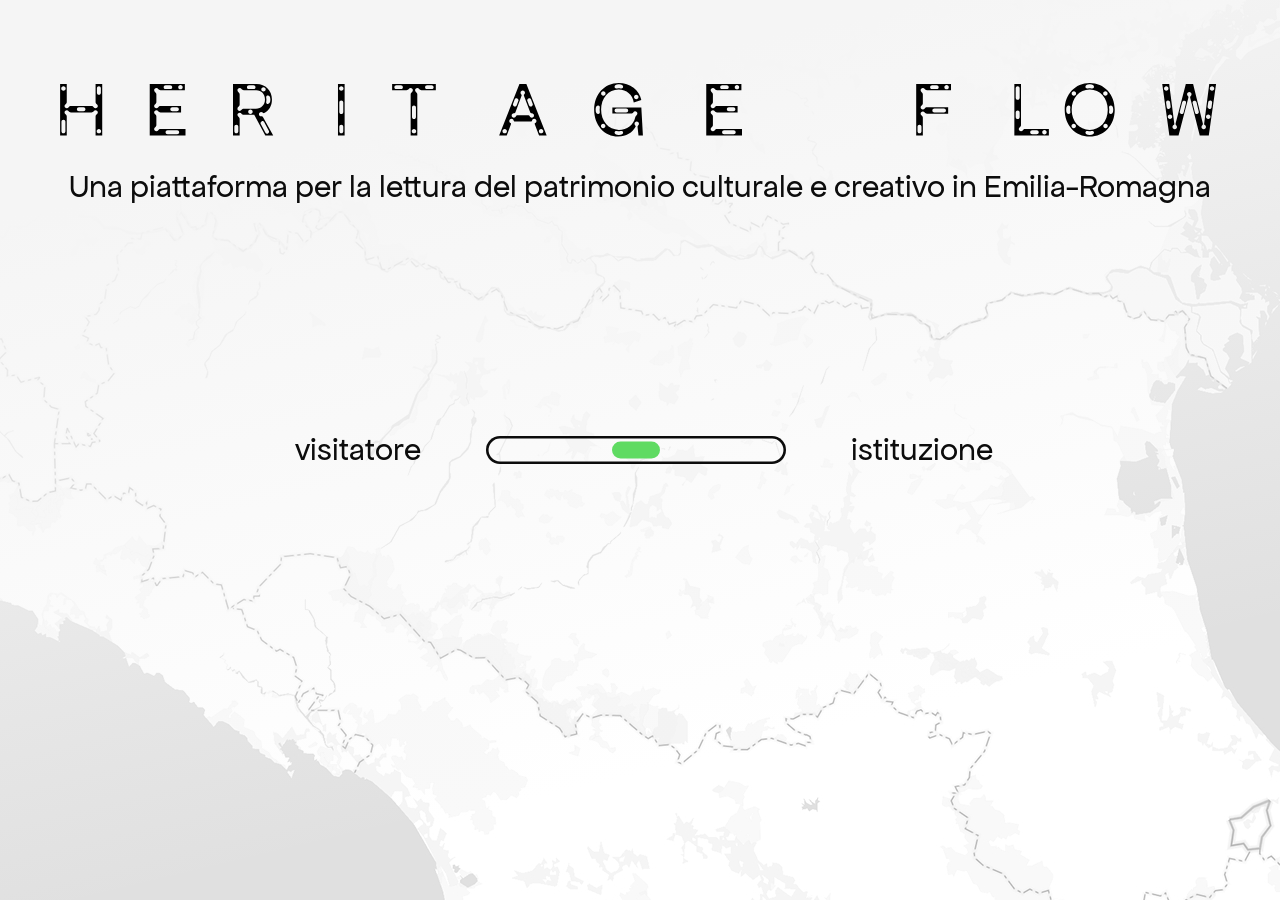
<file: index.html>
<!DOCTYPE html>
<html lang="it">
<head>
  <meta charset="utf-8">
  <meta name="viewport" content="width=device-width, initial-scale=1">
  <title>Heritage Flow</title>
  <meta name="description" content="Una piattaforma per la lettura del patrimonio culturale e creativo in Emilia-Romagna">

  <link rel="stylesheet" href="css/style.css">
  <link rel="stylesheet" href="css/home.css">
</head>
<body>
  <!-- data-state: "default" | "sx" | "dx" (aggiornato da js/home.js) -->
  <main class="home" data-state="default">

    <!-- Mappa di sfondo -->
    <div class="home__map" aria-hidden="true">
      <img src="assets/img/Mappa.jpg" alt="">
    </div>

    <!-- Dissolvenza chiara sopra la mappa (Rectangle 34) -->
    <div class="home__fade" aria-hidden="true"></div>

    <header class="home__header">
      <h1 class="logo" aria-label="Heritage Flow">
        <picture>
          <!-- Fino al layout M (< 992px): logo small su più righe -->
          <source media="(max-width: 991px)" srcset="assets/logo/logo-small.svg">
          <img src="assets/logo/logo.svg" alt="">
        </picture>
      </h1>

      <p class="home__description text-h3">
        Una piattaforma per la lettura del patrimonio culturale e creativo in Emilia-Romagna
      </p>
    </header>

    <!-- Sfumature verdi (mix-blend-mode: color): una per lato, in dissolvenza -->
    <div class="home__tint home__tint--sx" aria-hidden="true"></div>
    <div class="home__tint home__tint--dx" aria-hidden="true"></div>

    <!-- Scelta iniziale: visitatore / istituzione -->
    <div class="home__choice">
      <span class="home__label text-h3">visitatore</span>

      <!-- Switch: il cursore si sposta con data-state (stili in css/home.css) -->
      <span class="switch" aria-hidden="true"><span class="switch__thumb"></span></span>

      <span class="home__label text-h3">istituzione</span>
    </div>

    <!-- Aree cliccabili: metà sinistra → visitatore, metà destra → istituzione.
         La fascia centrale (±--home-center-margin, in css/home.css) è neutra:
         non è cliccabile e mostra la versione default -->

    <!--visitatore-->
    <a class="home__half home__half--sx" href="heritage-flow.html" data-side="sx" aria-label="Entra come visitatore"></a>
    <!--istituzione-->
    <a class="home__half home__half--dx" href="heritage-flow.html" data-side="dx" aria-label="Entra come istituzione"></a>

  </main>

  <!-- test connessione github -->

  <script src="js/home.js"></script>
</body>
</html>
</file>
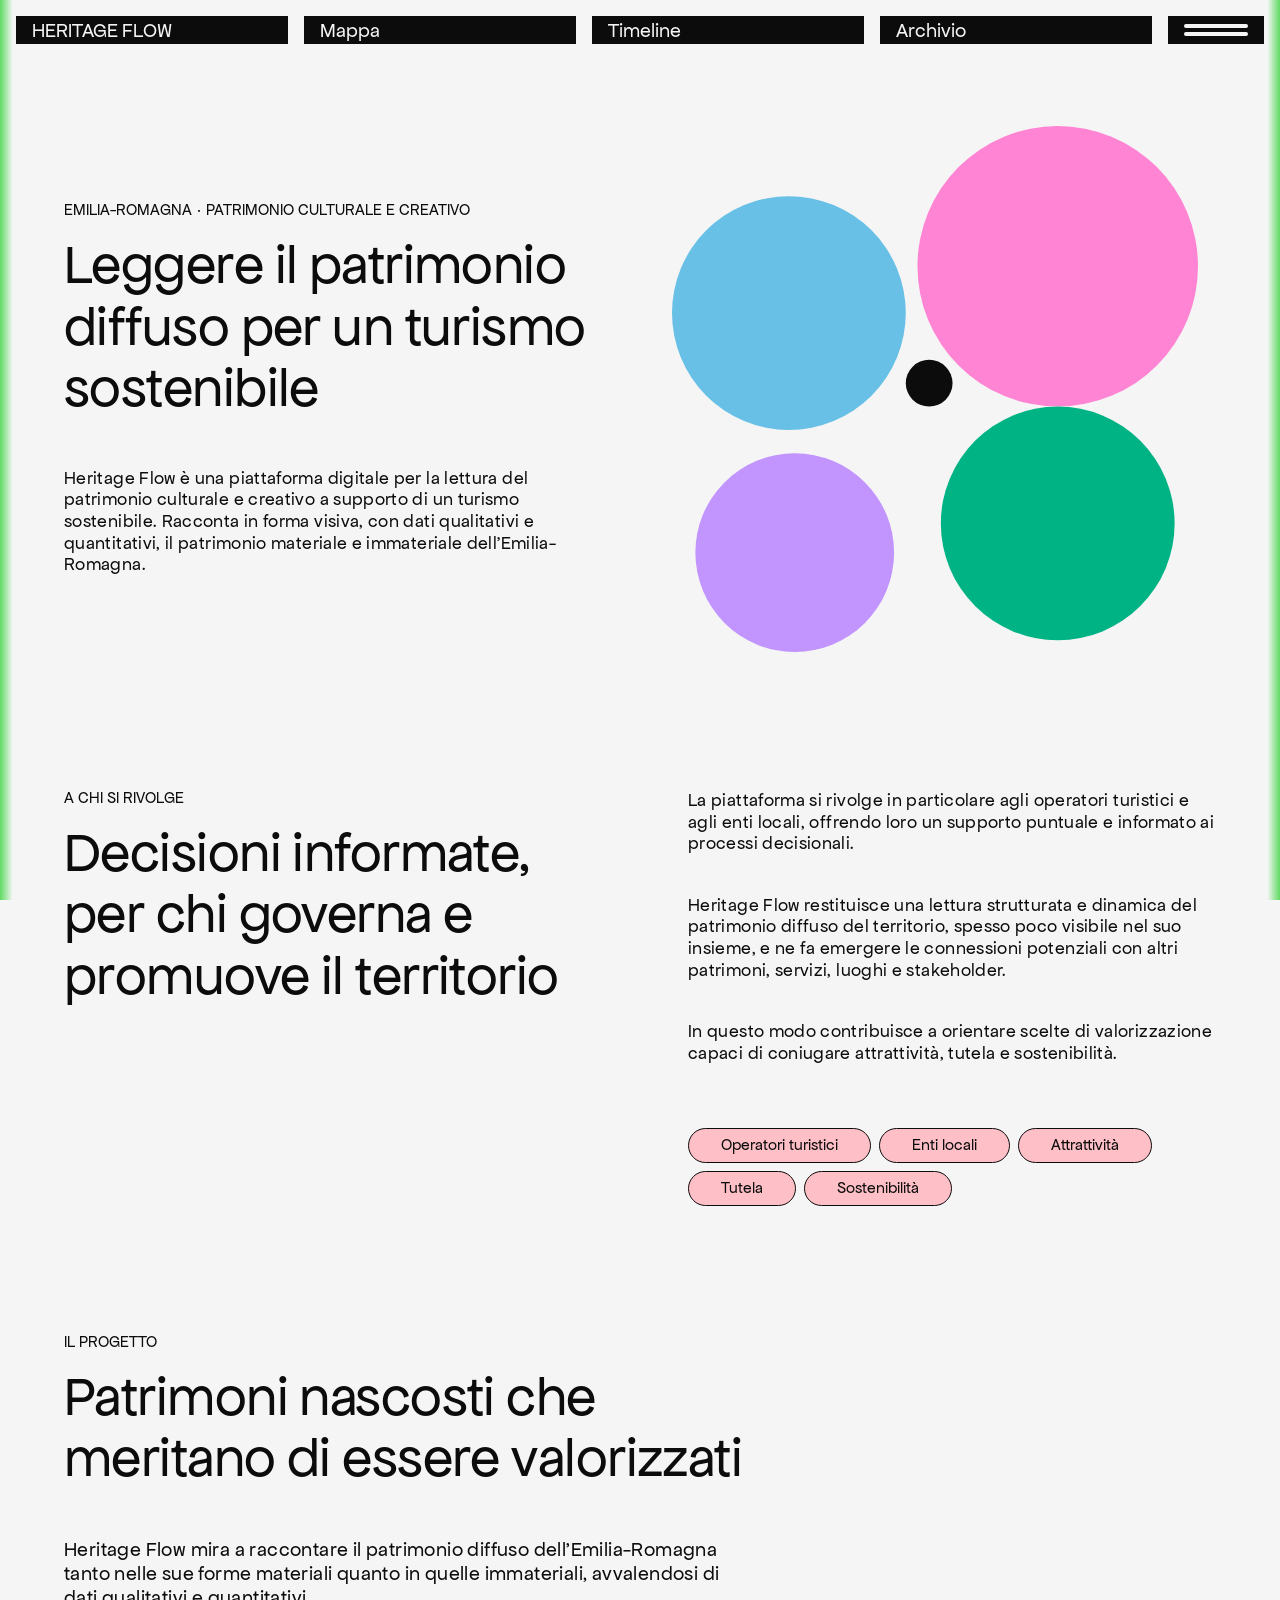
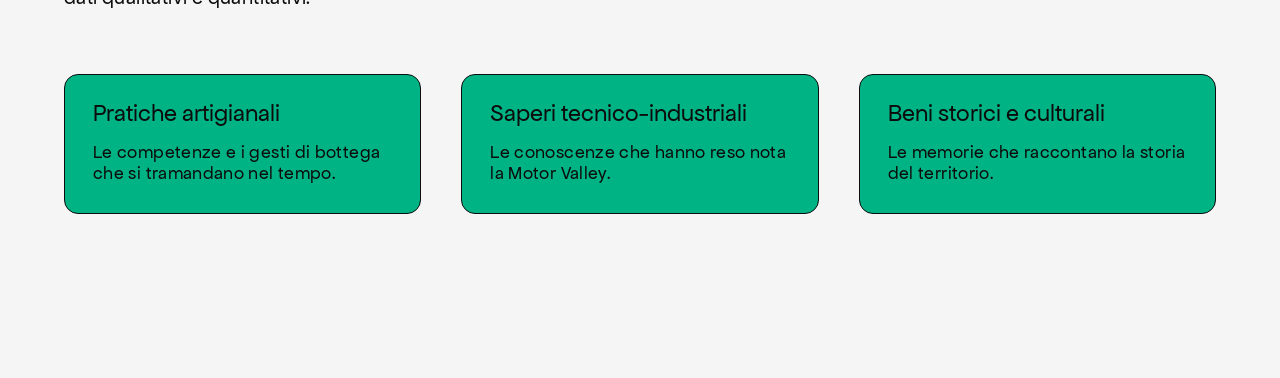
<file: about.html>
<!DOCTYPE html>
<html lang="it">
<head>
  <meta charset="utf-8">
  <meta name="viewport" content="width=device-width, initial-scale=1">
  <title>Heritage Flow — About</title>
  <meta name="description" content="Heritage Flow è una piattaforma digitale per la lettura del patrimonio culturale e creativo dell'Emilia-Romagna a supporto di un turismo sostenibile.">

  <link rel="stylesheet" href="css/style.css">
</head>
<body class="page">

  <!-- Navbar (Figma: navbar / navbar-mobile) — pagina del menu: About -->
  <header class="navbar">
    <nav class="navbar__links" aria-label="Principale">
      <!-- sulla voce della pagina corrente: pallino + colonna larga -->
      <a class="navbar__item navbar__item--logo text-menu" href="heritage-flow.html"><span>HERITAGE FLOW</span></a>
      <a class="navbar__item navbar__item--secondary text-menu" href="mappa.html"><span>Mappa</span></a>
      <a class="navbar__item navbar__item--secondary text-menu" href="timeline.html"><span>Timeline</span></a>
      <a class="navbar__item navbar__item--secondary text-menu" href="archivio.html"><span>Archivio</span></a>
    </nav>
    <!-- Menu (Figma: container-menu): aperto si allarga e si allunga con le voci.
         Su mobile js/navbar.js aggiunge in cima le voci della navbar -->
    <div class="navbar__menu-box">
      <div class="navbar__menu-panel">
        <button class="navbar__menu" type="button" aria-label="Apri il menu" aria-expanded="false" aria-controls="navbar-menu"></button>
        <div class="navbar__dropdown">
          <nav class="navbar__dropdown-links" id="navbar-menu" aria-label="Menu">
            <a class="navbar__menu-item text-menu" href="info.html"><span>Info</span></a>
            <a class="navbar__menu-item text-menu" href="about.html" aria-current="page"><span>About</span></a>
          </nav>
        </div>
      </div>
    </div>
  </header>

  <!-- About: i contenuti di presentazione del progetto (prima nella pagina
       Heritage Flow, che ora spiega come si genera un flow) -->
  <main class="page__main">

    <!-- Hero -->
    <section class="hero" aria-labelledby="hero-title">
      <div class="hero__text">
        <div class="heading-group">
          <p class="text-label">EMILIA-ROMAGNA · PATRIMONIO CULTURALE E CREATIVO</p>
          <h1 class="text-h2" id="hero-title">Leggere il patrimonio diffuso per un turismo sostenibile</h1>
        </div>
        <p class="text-body-small">
          Heritage Flow è una piattaforma digitale per la lettura del patrimonio culturale e creativo a supporto di un turismo sostenibile. Racconta in forma visiva, con dati qualitativi e quantitativi, il patrimonio materiale e immateriale dell’Emilia-Romagna.
        </p>
      </div>
      <div class="hero__illustration">
        <img src="assets/heritage-flow/illustrazione-hero.svg" width="518" height="518" alt="">
      </div>
    </section>

    <!-- A chi si rivolge -->
    <section class="audience" aria-labelledby="audience-title">
      <div class="heading-group">
        <p class="text-label">A CHI SI RIVOLGE</p>
        <h2 class="text-h2" id="audience-title">Decisioni informate, per chi governa e promuove il territorio</h2>
      </div>
      <div class="audience__body">
        <div class="audience__texts text-body-small">
          <p>La piattaforma si rivolge in particolare agli operatori turistici e agli enti locali, offrendo loro un supporto puntuale e informato ai processi decisionali.</p>
          <p>Heritage Flow restituisce una lettura strutturata e dinamica del patrimonio diffuso del territorio, spesso poco visibile nel suo insieme, e ne fa emergere le connessioni potenziali con altri patrimoni, servizi, luoghi e stakeholder.</p>
          <p>In questo modo contribuisce a orientare scelte di valorizzazione capaci di coniugare attrattività, tutela e sostenibilità.</p>
        </div>
        <ul class="chips">
          <li class="chip text-label">Operatori turistici</li>
          <li class="chip text-label">Enti locali</li>
          <li class="chip text-label">Attrattività</li>
          <li class="chip text-label">Tutela</li>
          <li class="chip text-label">Sostenibilità</li>
        </ul>
      </div>
    </section>

    <!-- Il progetto -->
    <section class="section" aria-labelledby="project-title">
      <div class="section__intro">
        <div class="heading-group">
          <p class="text-label">IL PROGETTO</p>
          <h2 class="section__title text-h2" id="project-title">Patrimoni nascosti che meritano di essere valorizzati</h2>
        </div>
        <p class="section__lead text-body">
          Heritage Flow mira a raccontare il patrimonio diffuso dell’Emilia-Romagna tanto nelle sue forme materiali quanto in quelle immateriali, avvalendosi di dati qualitativi e quantitativi.
        </p>
      </div>
      <ul class="ambiti">
        <li class="card-ambito">
          <h3 class="text-h4">Pratiche artigianali</h3>
          <p class="text-body-small">Le competenze e i gesti di bottega che si tramandano nel tempo.</p>
        </li>
        <li class="card-ambito">
          <h3 class="text-h4">Saperi tecnico-industriali</h3>
          <p class="text-body-small">Le conoscenze che hanno reso nota la Motor Valley.</p>
        </li>
        <li class="card-ambito">
          <h3 class="text-h4">Beni storici e culturali</h3>
          <p class="text-body-small">Le memorie che raccontano la storia del territorio.</p>
        </li>
      </ul>
    </section>

  </main>

  <script src="js/navbar.js"></script>
</body>
</html>
</file>
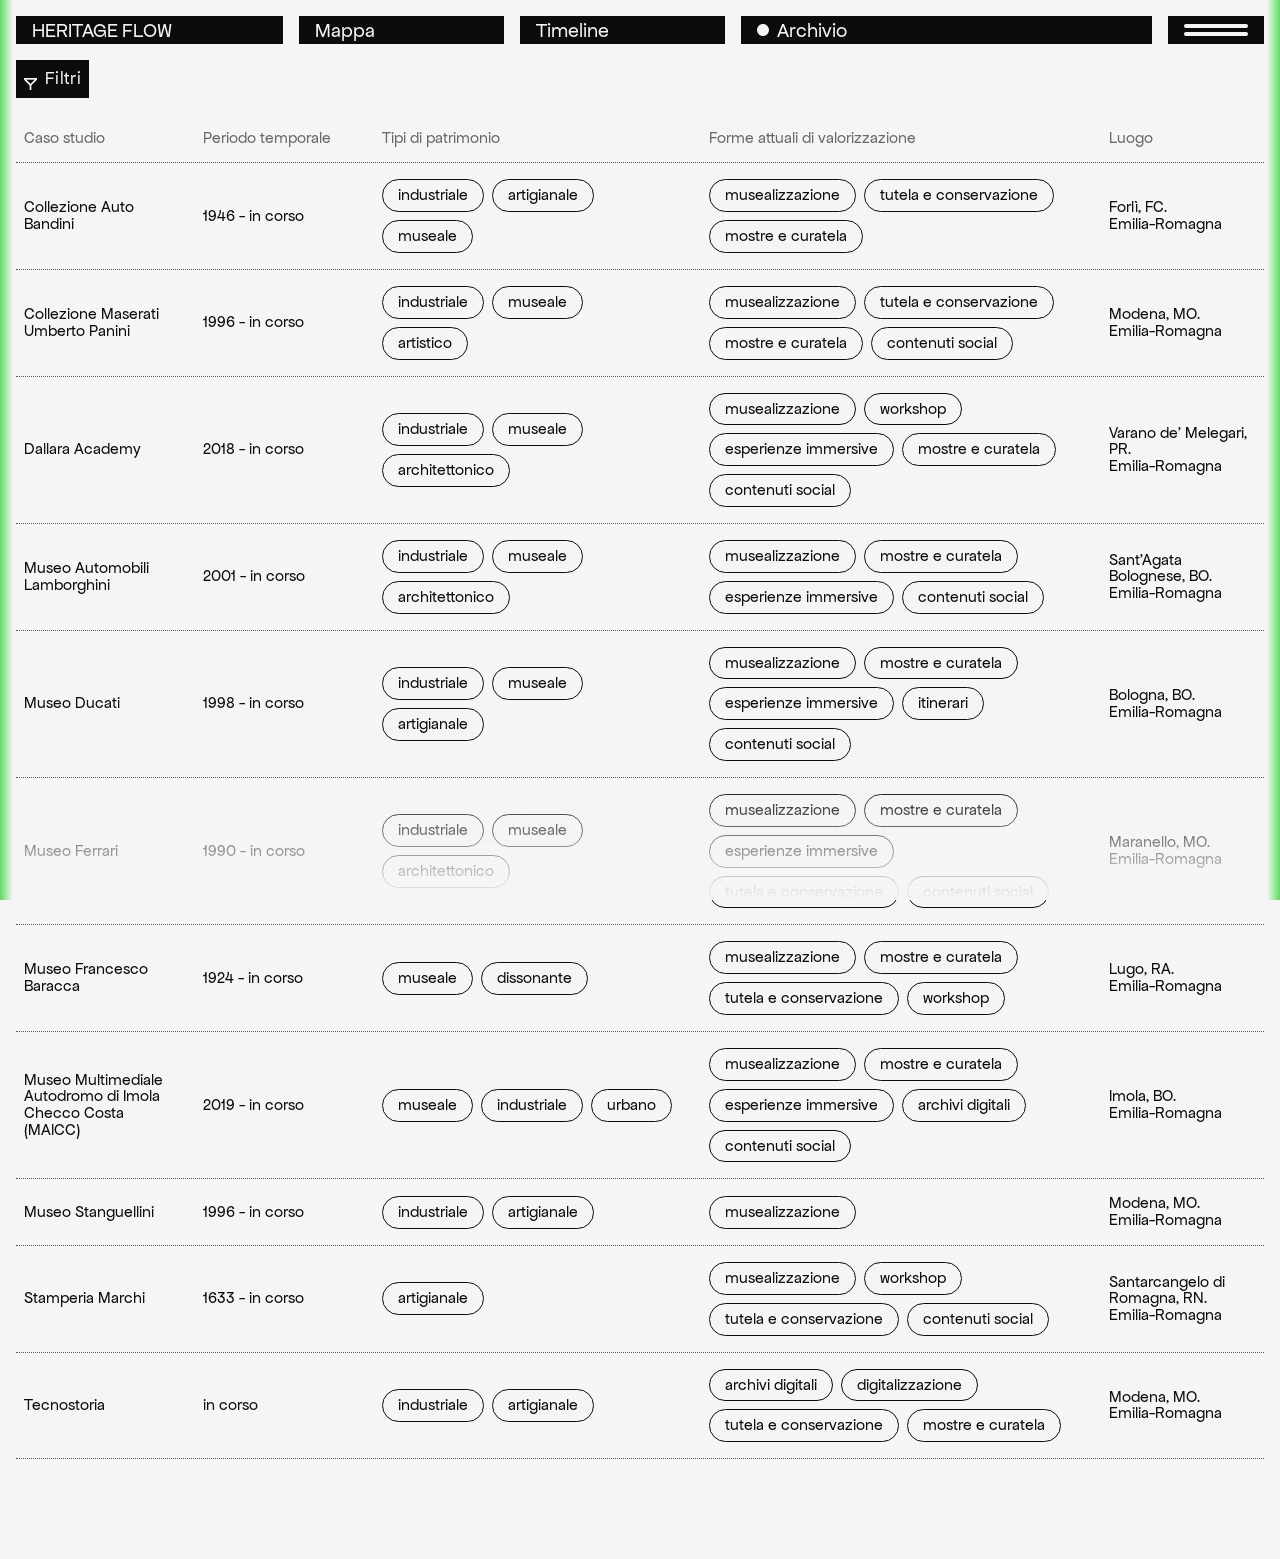
<file: archivio.html>
<!DOCTYPE html>
<html lang="it">
<head>
  <meta charset="utf-8">
  <meta name="viewport" content="width=device-width, initial-scale=1">
  <title>Heritage Flow — Archivio</title>

  <link rel="stylesheet" href="css/style.css">
  <link rel="stylesheet" href="css/archivio.css">
</head>
<body class="page page--archivio">

  <!-- Navbar (Figma: navbar / navbar-mobile) — voce corrente: Archivio -->
  <header class="navbar">
    <nav class="navbar__links" aria-label="Principale">
      <!-- aria-current="page" sulla voce della pagina corrente: pallino + colonna larga -->
      <a class="navbar__item navbar__item--logo text-menu" href="heritage-flow.html"><span>HERITAGE FLOW</span></a>
      <a class="navbar__item navbar__item--secondary text-menu" href="mappa.html"><span>Mappa</span></a>
      <a class="navbar__item navbar__item--secondary text-menu" href="timeline.html"><span>Timeline</span></a>
      <a class="navbar__item navbar__item--secondary text-menu" href="archivio.html" aria-current="page"><span>Archivio</span></a>
    </nav>
    <!-- Menu (Figma: container-menu): aperto si allarga e si allunga con le voci.
         Su mobile js/navbar.js aggiunge in cima le voci della navbar -->
    <div class="navbar__menu-box">
      <div class="navbar__menu-panel">
        <button class="navbar__menu" type="button" aria-label="Apri il menu" aria-expanded="false" aria-controls="navbar-menu"></button>
        <div class="navbar__dropdown">
          <nav class="navbar__dropdown-links" id="navbar-menu" aria-label="Menu">
            <a class="navbar__menu-item text-menu" href="info.html"><span>Info</span></a>
            <a class="navbar__menu-item text-menu" href="about.html"><span>About</span></a>
          </nav>
        </div>
      </div>
    </div>
  </header>

  <!-- Archivio dei casi studio (Figma: Archivio XL / Mobile).
       Vista elenco: da L tabella con le intestazioni in alto, sotto L una
       scheda per caso studio con i titoli dei gruppi di tag.
       Vista griglia: schede in colonne a tutte le larghezze.
       Le etichette .archivio__etichetta sono per gli screen reader -->
  <main class="page__main archivio">
    <h1 class="archivio__etichetta">Archivio dei casi studio</h1>

    <!-- Testata fissa sotto la navbar: pulsante Filtri e (da L, vista
         elenco) riga delle intestazioni, con una sfumatura sotto. Le
         intestazioni seguono lo scorrimento orizzontale della tabella
         (js/archivio.js) -->
    <div class="archivio__testa">
    <!-- Pulsante del pannello filtri (Figma: Frame 180), in alto a sinistra -->
    <div class="archivio__barra">
      <button class="archivio__filtri-pulsante text-body-small" type="button"
              aria-expanded="false" aria-controls="archivio-filtri"><span>Filtri</span></button>
    </div>
      <div class="archivio__intestazioni-finestra archivio__scorre">
        <div class="archivio__intestazioni text-label" aria-hidden="true"></div>
      </div>
    </div>

    <!-- Pannello a comparsa (Figma: filtri): si apre al posto del pulsante,
         "Comprimi" lo richiude. Le voci delle colonne le genera js/archivio.js -->
    <form class="archivio__filtri" id="archivio-filtri" aria-label="Filtri dell'archivio" hidden>
      <button class="filtri__comprimi text-label" type="button"><span>Comprimi</span></button>

      <fieldset class="filtri__sezione">
        <legend class="filtri__titolo text-label">Ordina per</legend>
        <div class="filtri__opzioni">
          <label class="filtri__opzione text-menu"><input type="radio" name="ordine" value="az" checked><span>A-Z</span></label>
          <label class="filtri__opzione text-menu"><input type="radio" name="ordine" value="za"><span>Z-A</span></label>
        </div>
      </fieldset>

      <fieldset class="filtri__sezione">
        <legend class="filtri__titolo text-label">Vista</legend>
        <div class="filtri__opzioni">
          <label class="filtri__opzione text-menu"><input type="radio" name="vista" value="elenco" checked><span>Elenco</span></label>
          <label class="filtri__opzione text-menu"><input type="radio" name="vista" value="griglia"><span>Griglia</span></label>
        </div>
      </fieldset>

      <fieldset class="filtri__sezione">
        <legend class="filtri__titolo text-label">Periodo temporale</legend>
        <div class="filtri__opzioni">
          <label class="filtri__anno text-menu"><span>Inizio:</span>
            <input class="filtri__pillola text-label" type="number" name="inizio" inputmode="numeric" placeholder="-" min="0" max="9999"></label>
          <label class="filtri__anno text-menu"><span>Fine:</span>
            <input class="filtri__pillola text-label" type="number" name="fine" inputmode="numeric" placeholder="-" min="0" max="9999"></label>
        </div>
      </fieldset>

      <fieldset class="filtri__sezione">
        <legend class="filtri__titolo text-label">Voci da visualizzare</legend>
        <div class="filtri__gruppi" data-filtri="voci"></div>
      </fieldset>
    </form>

    <!-- Intestazioni e voci le genera js/archivio.js dal foglio Export_Casi
         (via js/dati-casi.js), con le colonne scelte nel pannello. Ogni voce:
         li.archivio__voce
           h2.archivio__nome                      titolo
           p.archivio__campo--breve               periodo / luogo
           div.archivio__gruppo + h3 + contenuto  gli altri campi (tag o testo) -->
    <div class="archivio__tabella archivio__scorre">
      <ul class="archivio__lista" aria-busy="true"></ul>
    </div>

    <!-- L/XL, tabella più larga dello schermo: frecce che compaiono con il
         mouse vicino al bordo destro (colonna successiva) o vicino alla
         colonna dei nomi (colonna precedente) -->
    <button class="archivio__freccia archivio__freccia--indietro" type="button" aria-label="Colonna precedente" hidden></button>
    <button class="archivio__freccia archivio__freccia--avanti" type="button" aria-label="Colonna successiva" hidden></button>

    <!-- Sfumatura in fondo alla finestra (Figma: Rectangle 33) -->
    <div class="archivio__sfumatura" aria-hidden="true"></div>
  </main>

  <script src="js/navbar.js"></script>
  <script src="js/dati-casi.js"></script>
  <script src="js/archivio.js"></script>
</body>
</html>
</file>
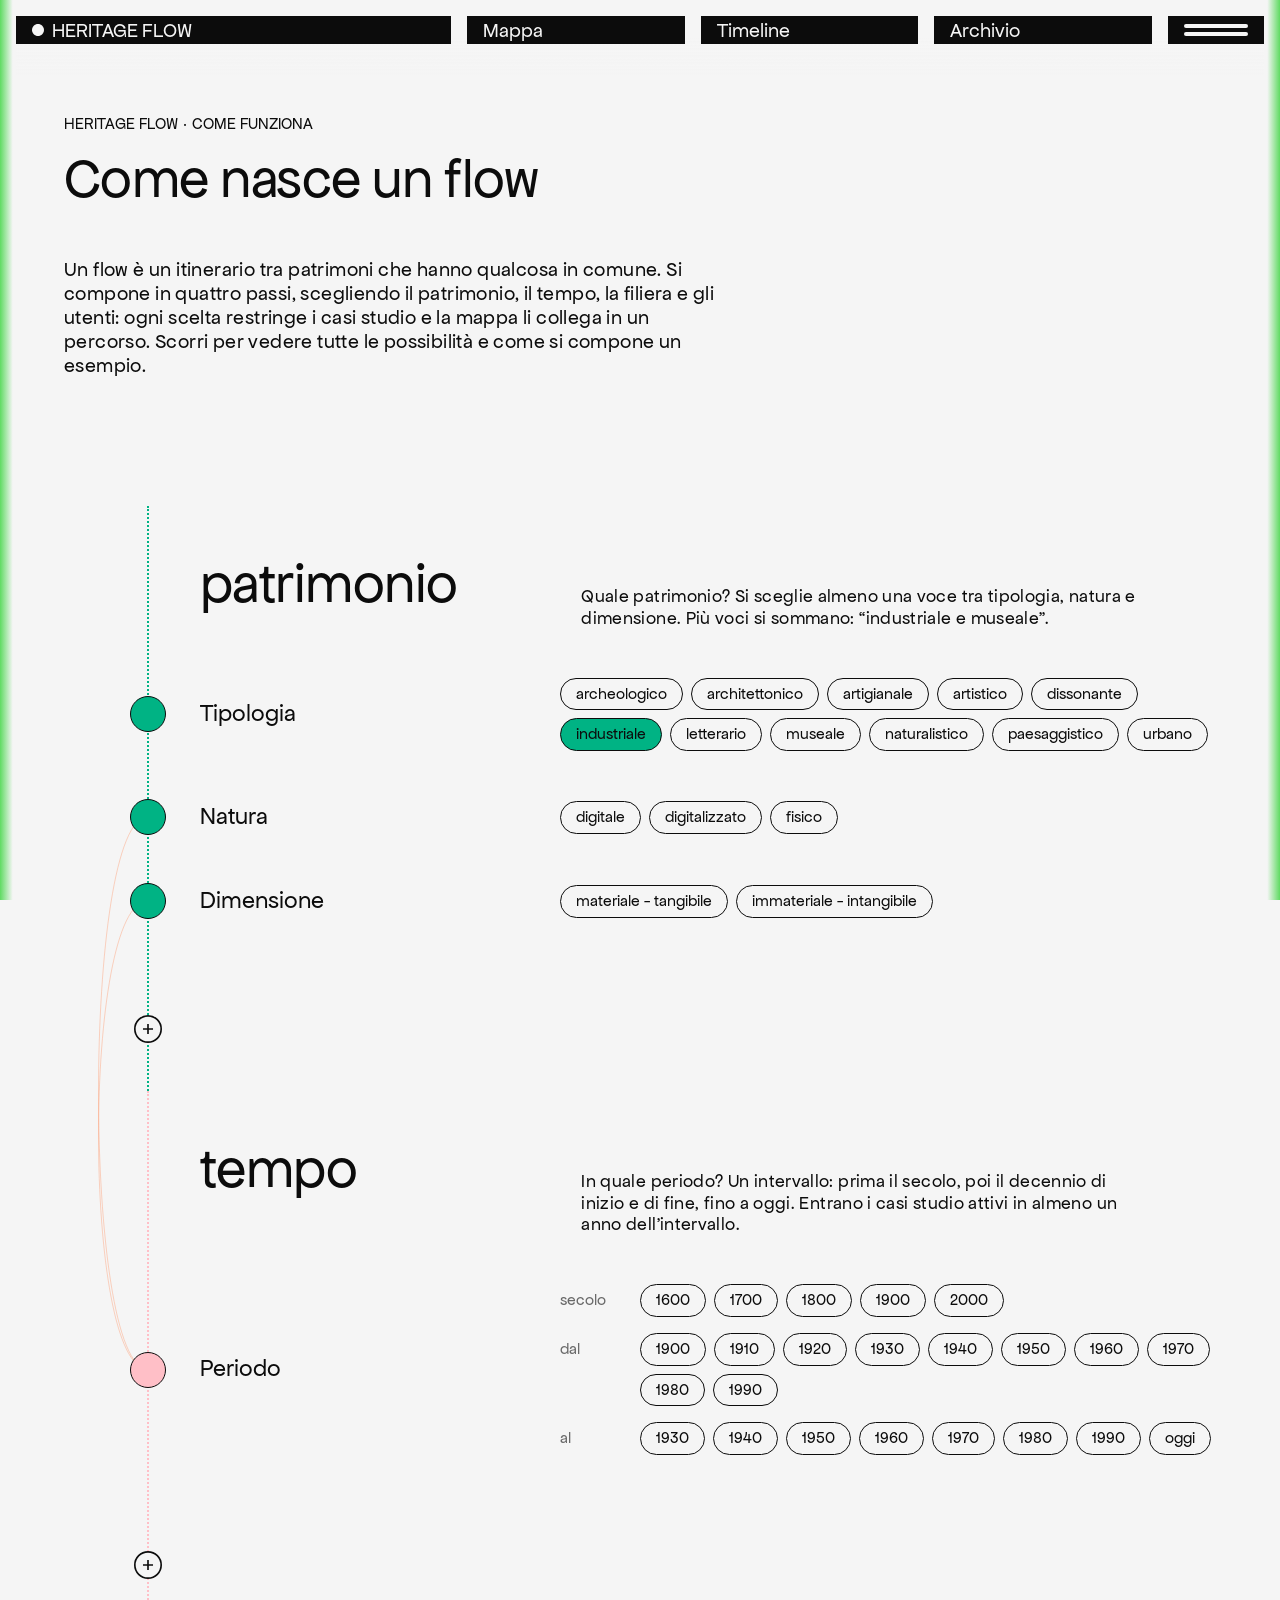
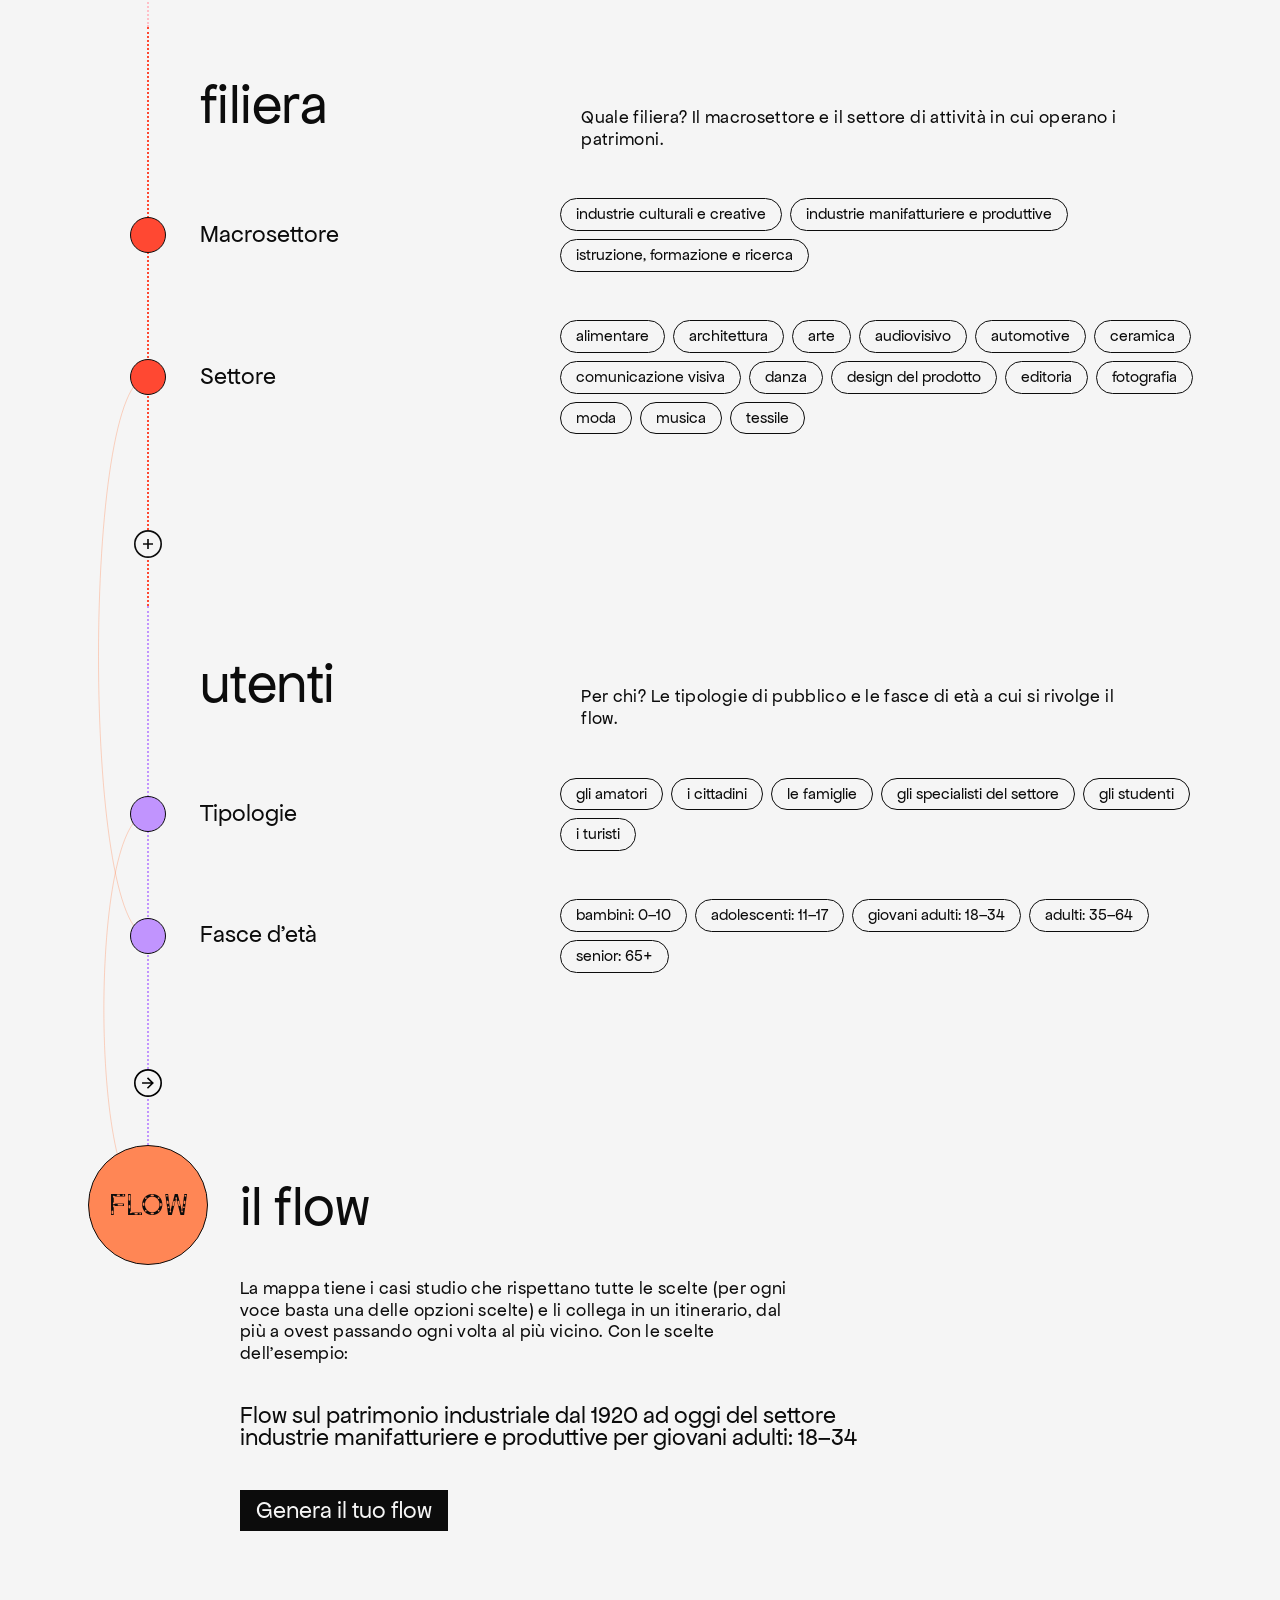
<file: heritage-flow.html>
<!DOCTYPE html>
<html lang="it">
<head>
  <meta charset="utf-8">
  <meta name="viewport" content="width=device-width, initial-scale=1">
  <title>Heritage Flow — Come nasce un flow</title>
  <meta name="description" content="Heritage Flow è una piattaforma digitale per la lettura del patrimonio culturale e creativo dell'Emilia-Romagna a supporto di un turismo sostenibile.">

  <link rel="stylesheet" href="css/style.css">
  <link rel="stylesheet" href="css/flusso.css">
</head>
<body class="page">

  <!-- Navbar-->
  <header class="navbar">
    <nav class="navbar__links" aria-label="Principale">
      <!-- aria-current="page" sulla voce della pagina corrente: pallino + colonna larga -->
      <a class="navbar__item navbar__item--logo text-menu" href="index.html" aria-current="page"><span>HERITAGE FLOW</span></a>
      <a class="navbar__item navbar__item--secondary text-menu" href="mappa.html"><span>Mappa</span></a>
      <a class="navbar__item navbar__item--secondary text-menu" href="timeline.html"><span>Timeline</span></a>
      <a class="navbar__item navbar__item--secondary text-menu" href="archivio.html"><span>Archivio</span></a>
    </nav>
    <!-- Menu (Figma: container-menu): aperto si allarga e si allunga con le voci.
         Su mobile js/navbar.js aggiunge in cima le voci della navbar -->
    <div class="navbar__menu-box">
      <div class="navbar__menu-panel">
        <button class="navbar__menu" type="button" aria-label="Apri il menu" aria-expanded="false" aria-controls="navbar-menu"></button>
        <div class="navbar__dropdown">
          <nav class="navbar__dropdown-links" id="navbar-menu" aria-label="Menu">
            <a class="navbar__menu-item text-menu" href="info.html"><span>Info</span></a>
            <a class="navbar__menu-item text-menu" href="about.html"><span>About</span></a>
          </nav>
        </div>
      </div>
    </div>
  </header>

  <!-- Heritage Flow: come si genera un flow. Lo schema del flow (Figma:
       Flow schema, assets/heritage-flow/flow-schema.svg) messo in verticale:
       le quattro tappe (patrimonio, tempo, filiera, utenti) una sotto
       l'altra con tutte le voci e le opzioni tra cui si sceglie; la linea
       arancione collega le scelte di un esempio fino al FLOW e si disegna
       scorrendo. Le tappe le genera js/flusso.js dalle voci di
       js/flow-campi.js (le stesse di "Genera" nella pagina Mappa) -->
  <main class="page__main flusso">

    <section class="section" aria-labelledby="flusso-titolo">
      <div class="section__intro">
        <div class="heading-group">
          <p class="text-label">HERITAGE FLOW · COME FUNZIONA</p>
          <h1 class="section__title text-h2" id="flusso-titolo">Come nasce un flow</h1>
        </div>
        <p class="section__lead text-body">
          Un flow è un itinerario tra patrimoni che hanno qualcosa in comune. Si compone in quattro passi, scegliendo il patrimonio, il tempo, la filiera e gli utenti: ogni scelta restringe i casi studio e la mappa li collega in un percorso. Scorri per vedere tutte le possibilità e come si compone un esempio.
        </p>
      </div>
    </section>

    <section class="section flusso__schema" aria-label="Le scelte per generare un flow">
      <svg class="flusso__linee" aria-hidden="true"></svg>
      <ol class="flusso__tappe" data-flusso="tappe"></ol>
      <noscript>
        <img src="assets/heritage-flow/flow-schema.svg" width="1136" height="539"
             alt="Schema del flow: patrimonio (tipologia, natura, dimensione), più tempo (periodo), più filiera (macrosettore, settore), più utenti (tipologie, fasce d’età), danno il flow.">
      </noscript>
    </section>

  </main>

  <script src="js/navbar.js"></script>
  <script src="js/flow-campi.js"></script>
  <script src="js/flusso.js"></script>
</body>
</html>
</file>
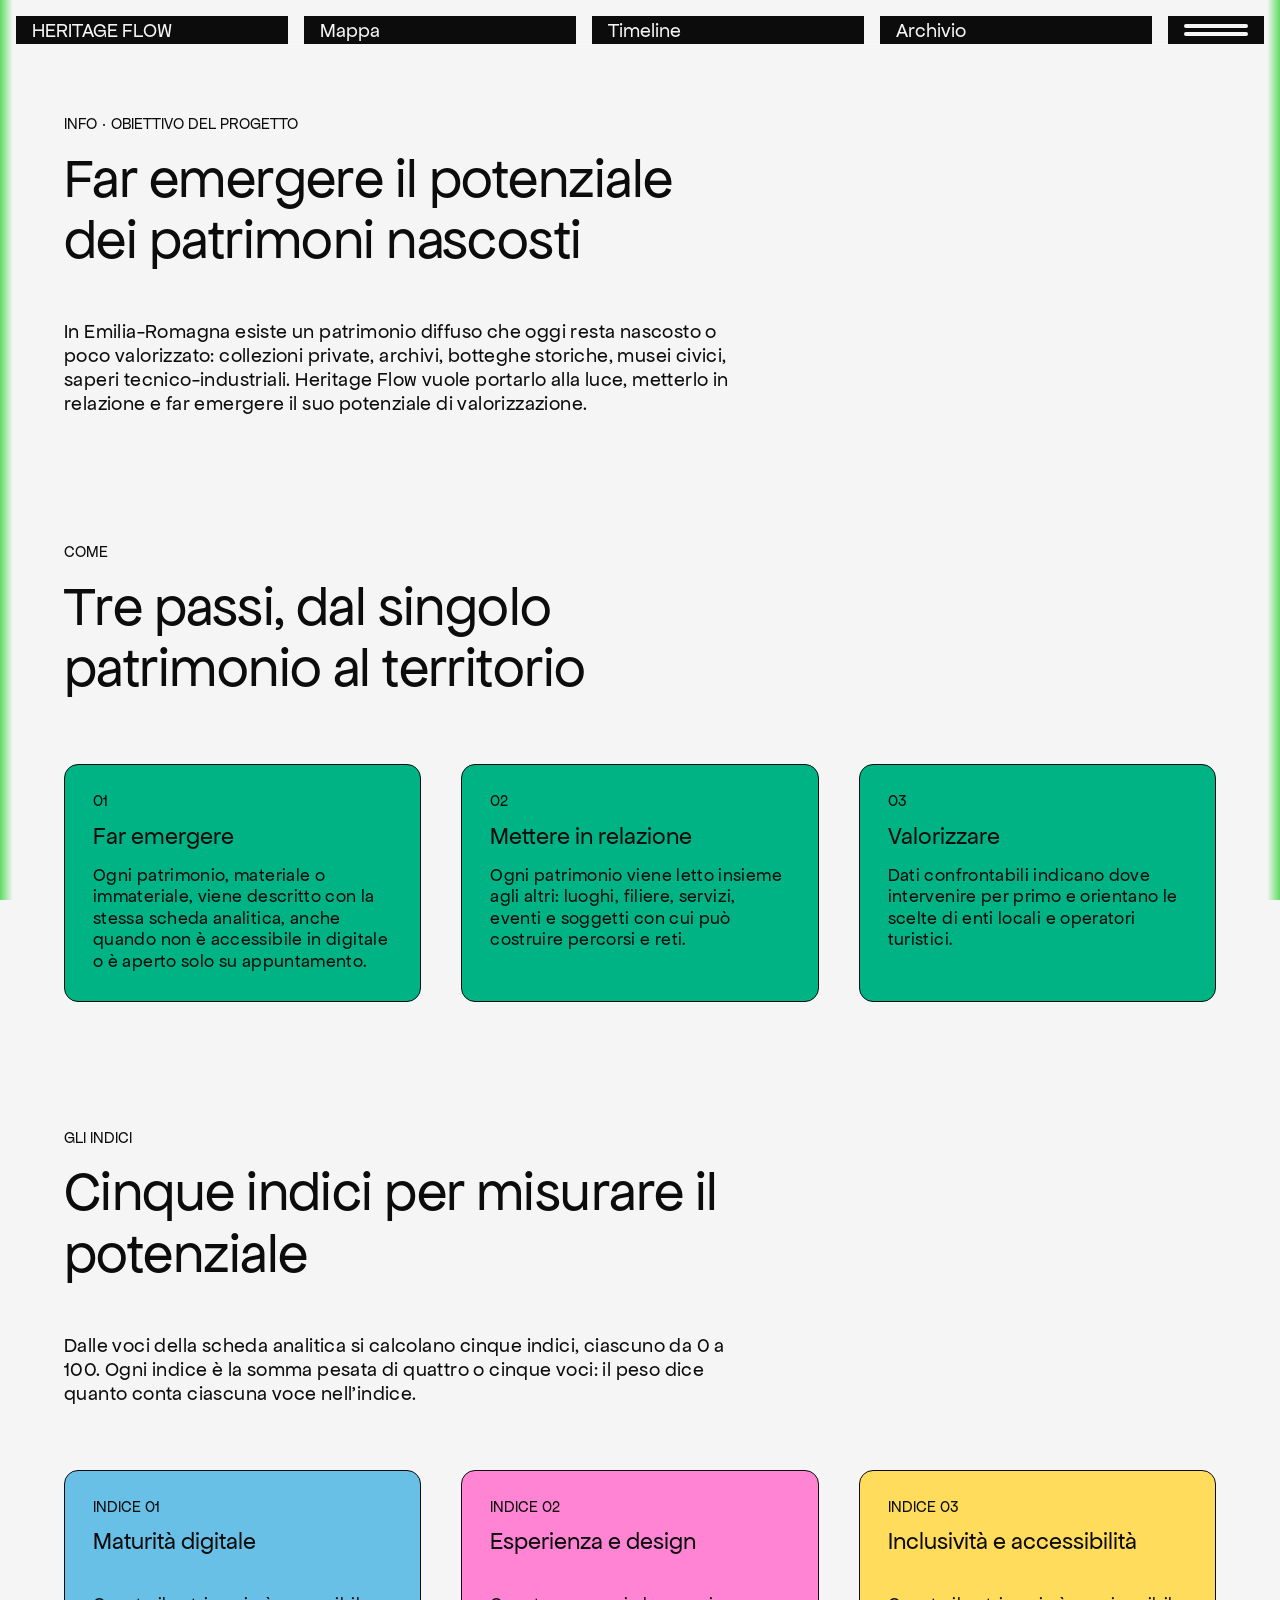
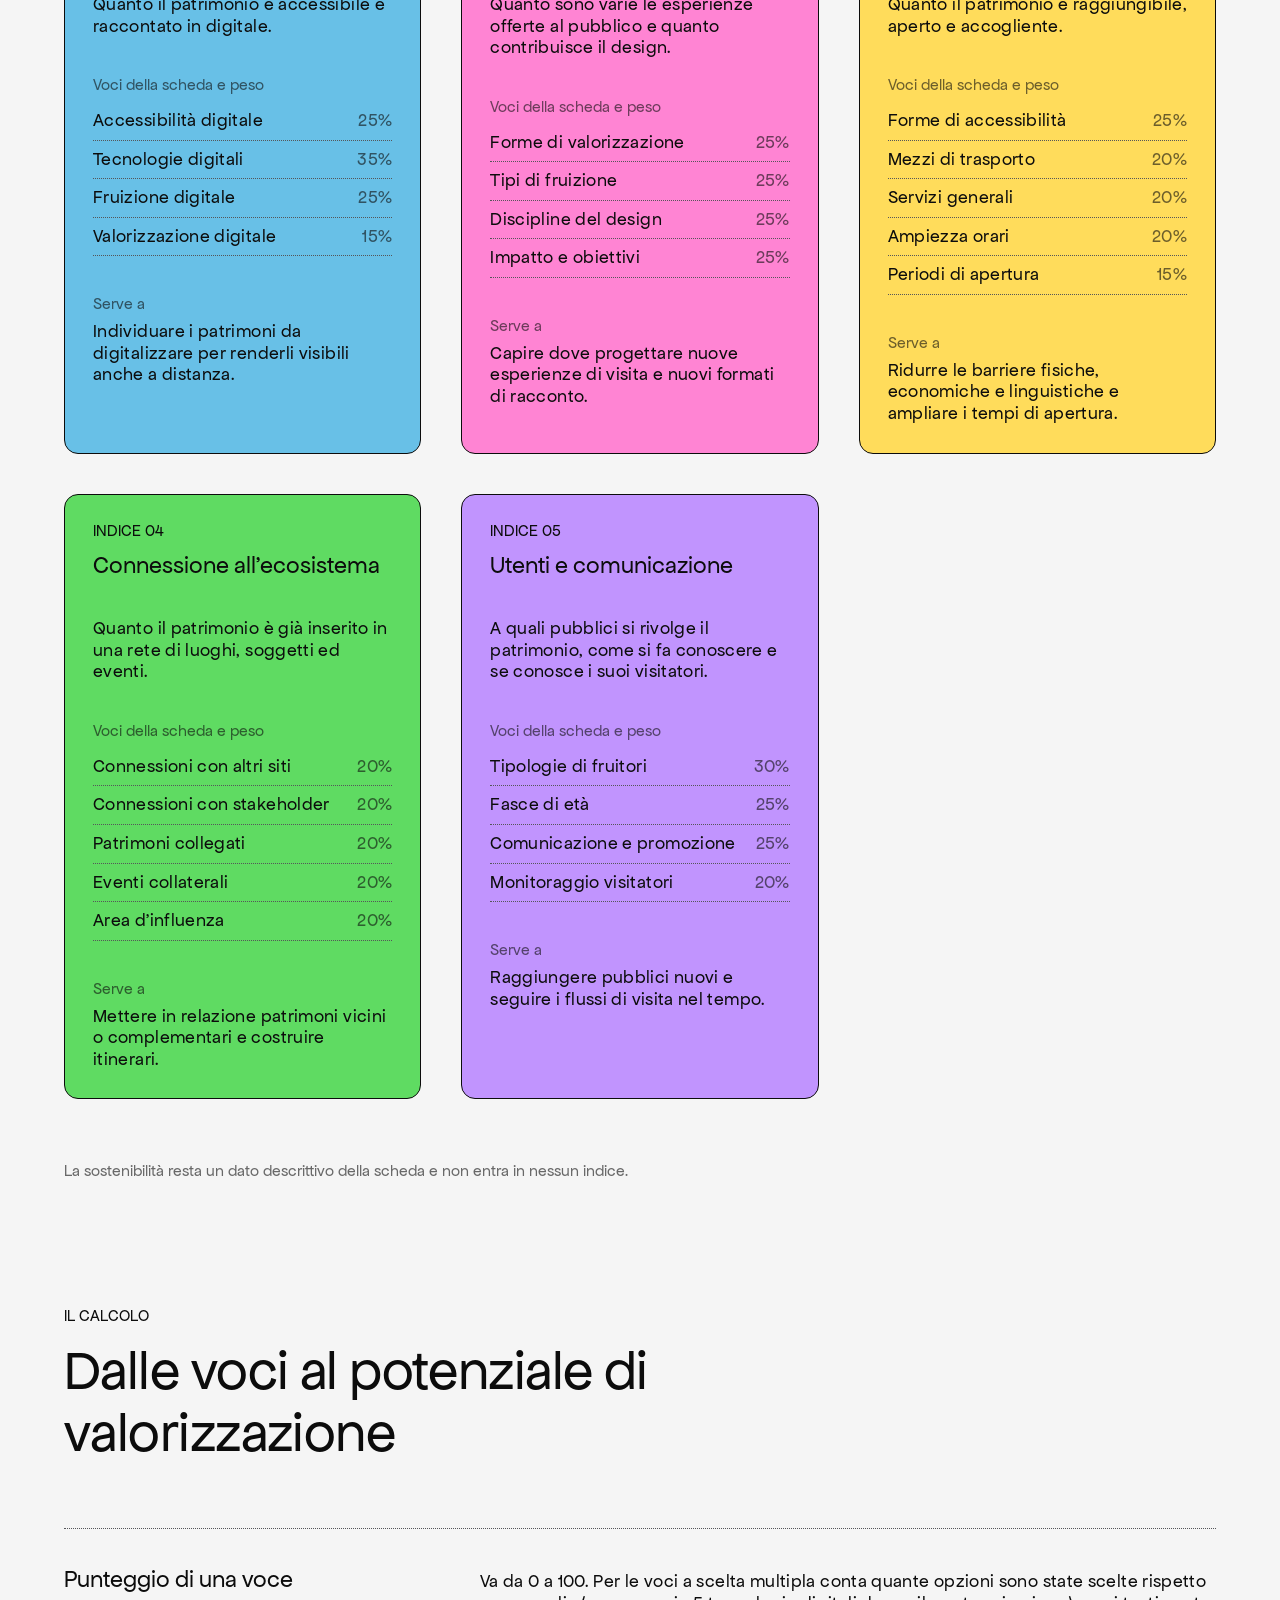
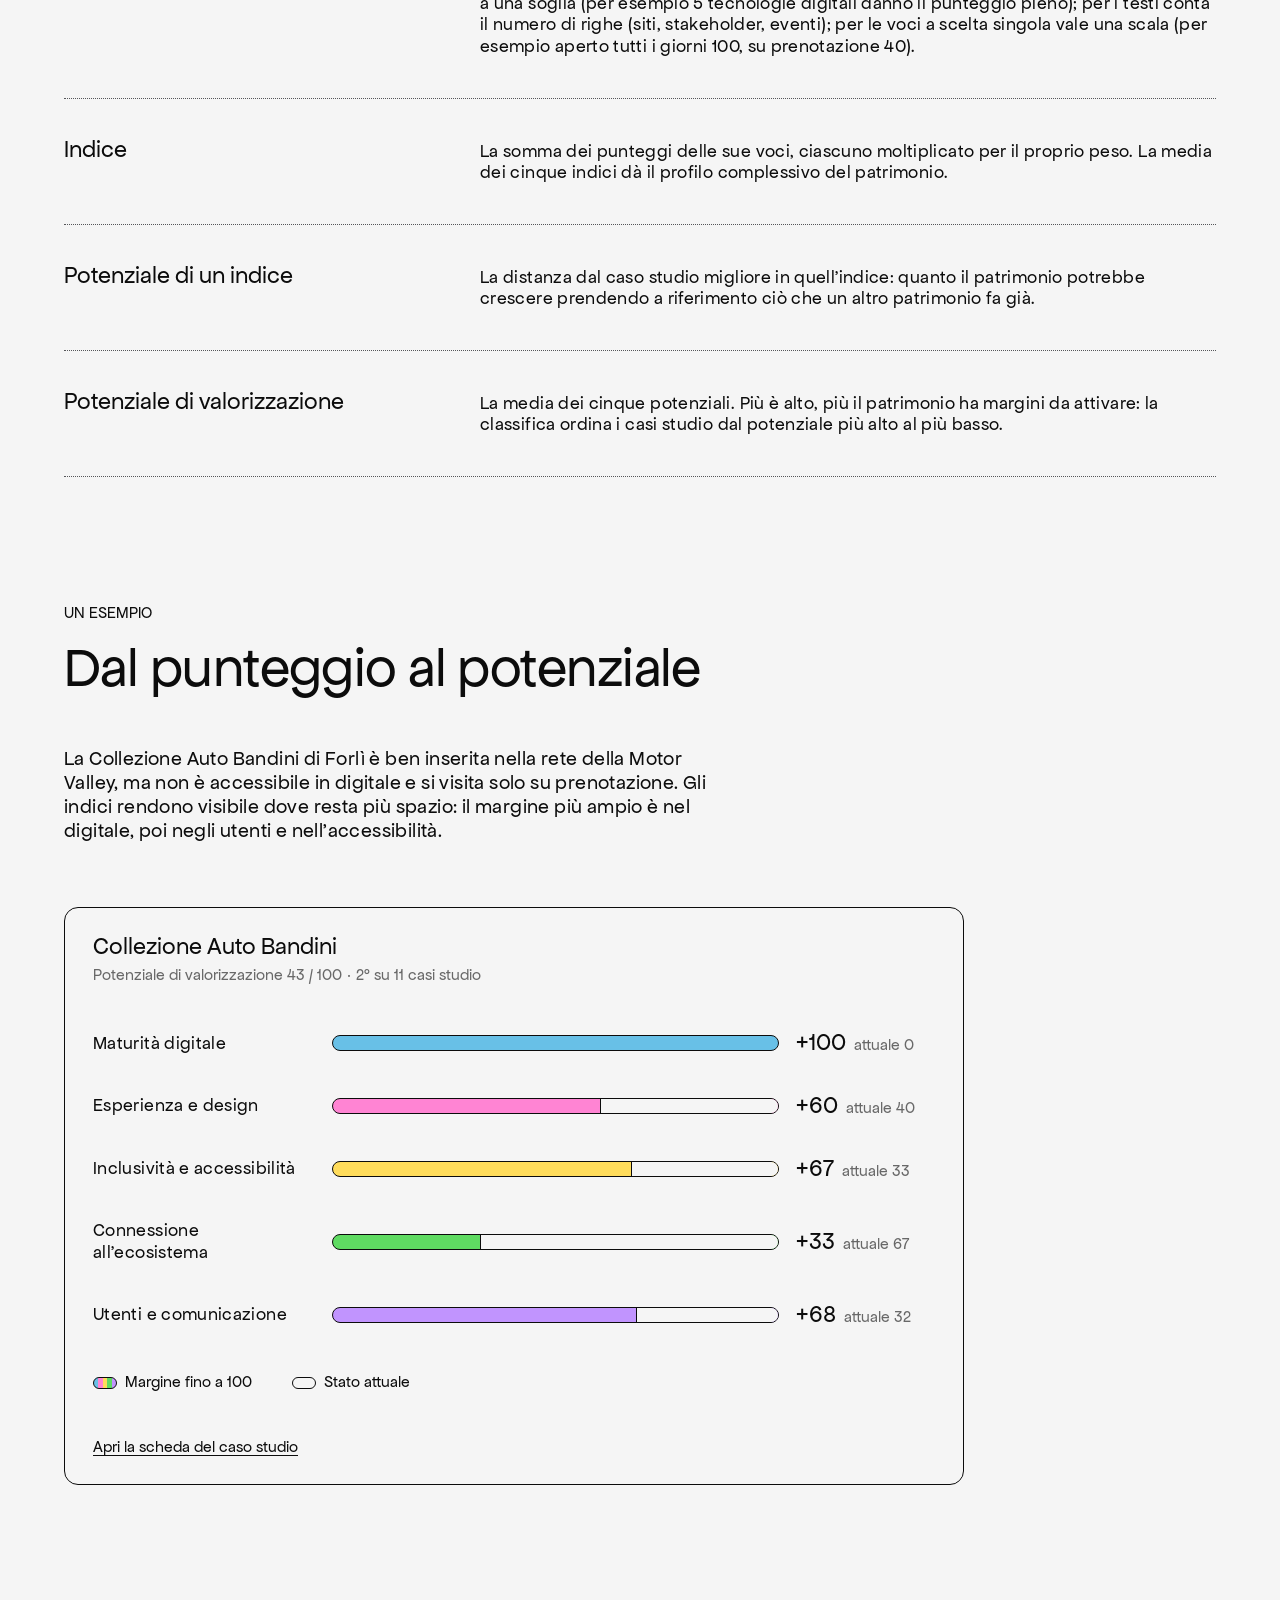
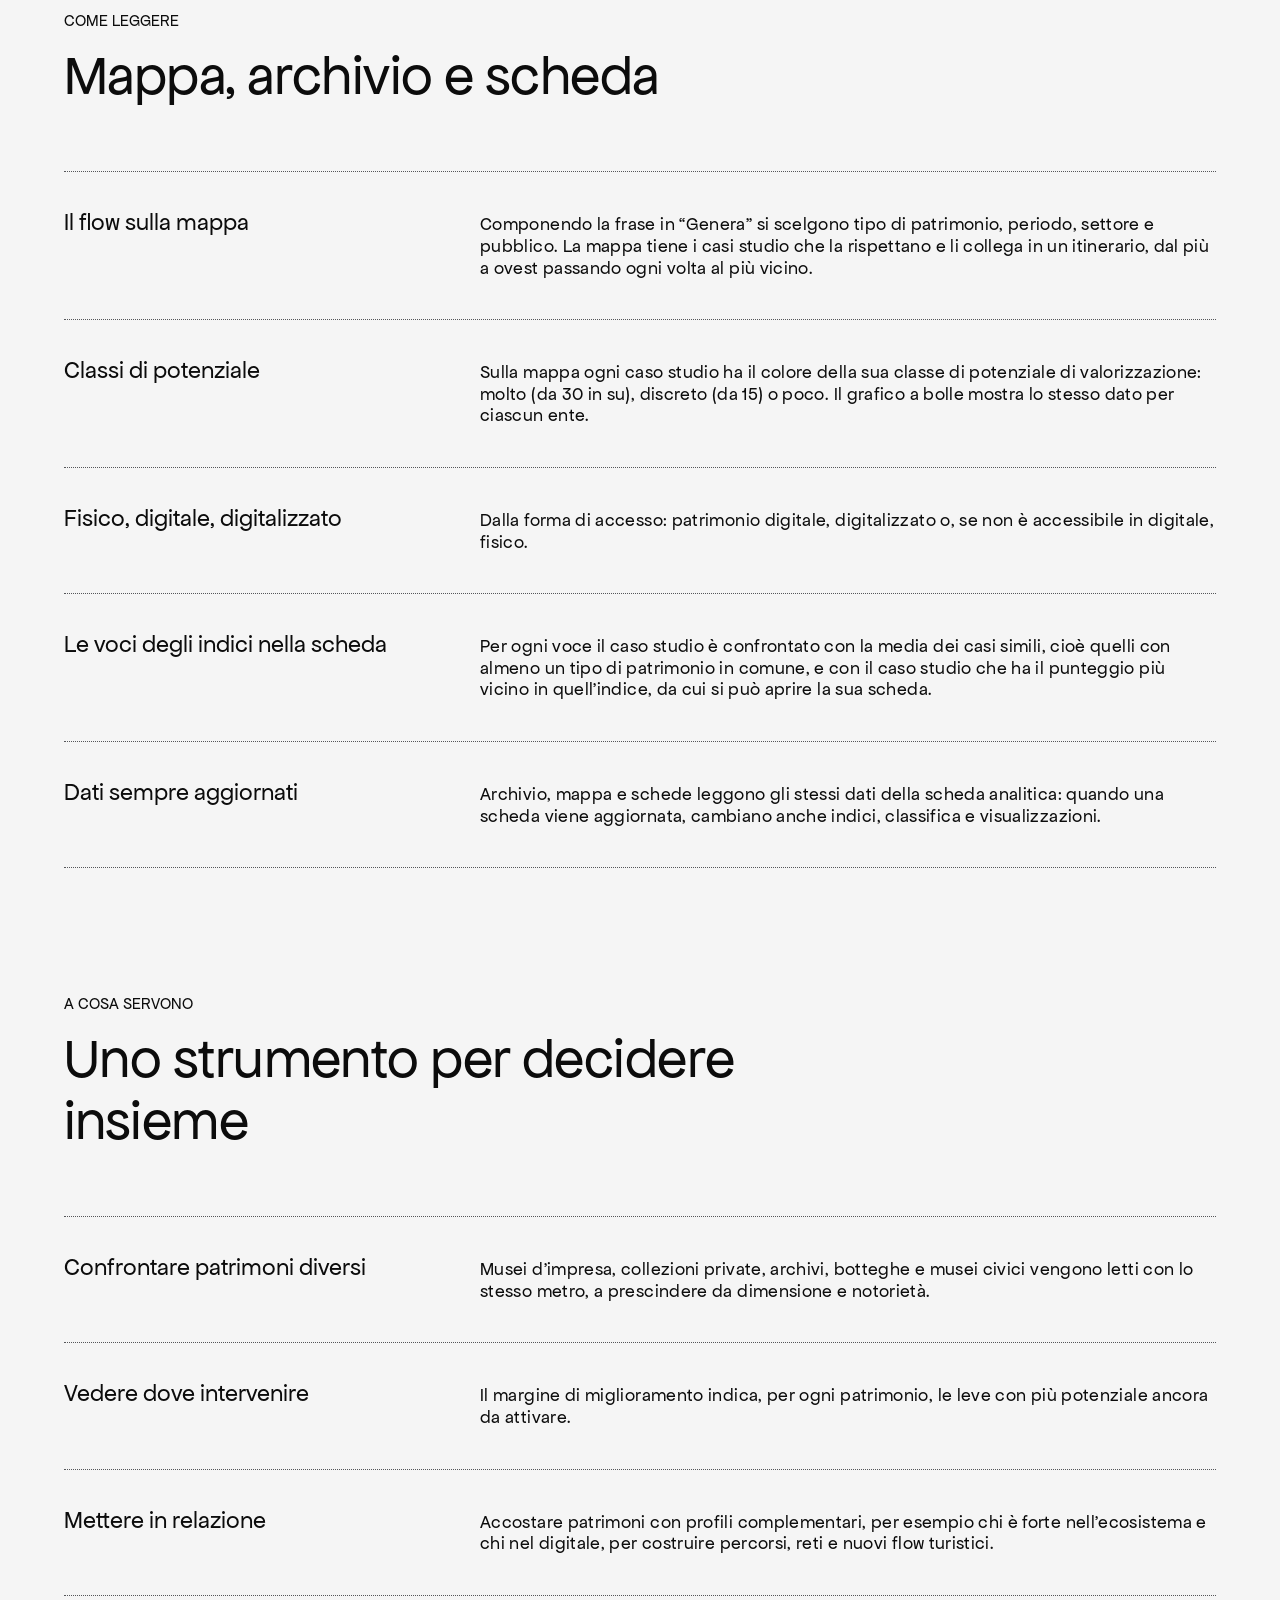
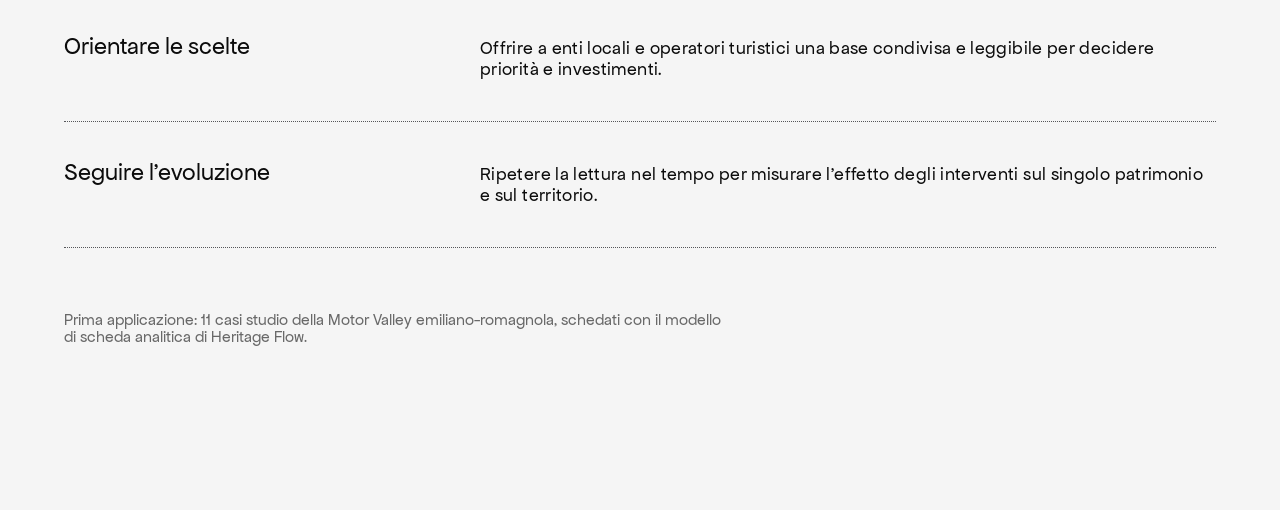
<file: info.html>
<!DOCTYPE html>
<html lang="it">
<head>
  <meta charset="utf-8">
  <meta name="viewport" content="width=device-width, initial-scale=1">
  <title>Heritage Flow — Info</title>

  <link rel="stylesheet" href="css/style.css">
</head>
<body class="page">

  <!-- Navbar (Figma: navbar / navbar-mobile) — pagina del menu: Info -->
  <header class="navbar">
    <nav class="navbar__links" aria-label="Principale">
      <!-- sulla voce della pagina corrente: pallino + colonna larga -->
      <a class="navbar__item navbar__item--logo text-menu" href="heritage-flow.html"><span>HERITAGE FLOW</span></a>
      <a class="navbar__item navbar__item--secondary text-menu" href="mappa.html"><span>Mappa</span></a>
      <a class="navbar__item navbar__item--secondary text-menu" href="timeline.html"><span>Timeline</span></a>
      <a class="navbar__item navbar__item--secondary text-menu" href="archivio.html"><span>Archivio</span></a>
    </nav>
    <!-- Menu (Figma: container-menu): aperto si allarga e si allunga con le voci.
         Su mobile js/navbar.js aggiunge in cima le voci della navbar -->
    <div class="navbar__menu-box">
      <div class="navbar__menu-panel">
        <button class="navbar__menu" type="button" aria-label="Apri il menu" aria-expanded="false" aria-controls="navbar-menu"></button>
        <div class="navbar__dropdown">
          <nav class="navbar__dropdown-links" id="navbar-menu" aria-label="Menu">
            <a class="navbar__menu-item text-menu" href="info.html" aria-current="page"><span>Info</span></a>
            <a class="navbar__menu-item text-menu" href="about.html"><span>About</span></a>
          </nav>
        </div>
      </div>
    </div>
  </header>

  <main class="page__main">

    <!-- Obiettivo -->
    <section class="section info-intro" aria-labelledby="page-title">
      <div class="section__intro">
        <div class="heading-group">
          <p class="text-label">INFO · OBIETTIVO DEL PROGETTO</p>
          <h1 class="section__title text-h2" id="page-title">Far emergere il potenziale dei patrimoni nascosti</h1>
        </div>
        <p class="section__lead text-body">
          In Emilia-Romagna esiste un patrimonio diffuso che oggi resta nascosto o poco valorizzato: collezioni private, archivi, botteghe storiche, musei civici, saperi tecnico-industriali. Heritage Flow vuole portarlo alla luce, metterlo in relazione e far emergere il suo potenziale di valorizzazione.
        </p>
      </div>
    </section>

    <!-- Tre passi -->
    <section class="section" aria-labelledby="steps-title">
      <div class="heading-group">
        <p class="text-label">COME</p>
        <h2 class="section__title text-h2" id="steps-title">Tre passi, dal singolo patrimonio al territorio</h2>
      </div>
      <ol class="ambiti">
        <li class="card-ambito">
          <p class="text-label">01</p>
          <h3 class="text-h4">Far emergere</h3>
          <p class="text-body-small">Ogni patrimonio, materiale o immateriale, viene descritto con la stessa scheda analitica, anche quando non è accessibile in digitale o è aperto solo su appuntamento.</p>
        </li>
        <li class="card-ambito">
          <p class="text-label">02</p>
          <h3 class="text-h4">Mettere in relazione</h3>
          <p class="text-body-small">Ogni patrimonio viene letto insieme agli altri: luoghi, filiere, servizi, eventi e soggetti con cui può costruire percorsi e reti.</p>
        </li>
        <li class="card-ambito">
          <p class="text-label">03</p>
          <h3 class="text-h4">Valorizzare</h3>
          <p class="text-body-small">Dati confrontabili indicano dove intervenire per primo e orientano le scelte di enti locali e operatori turistici.</p>
        </li>
      </ol>
    </section>

    <!-- I cinque indici (modello del foglio: Indici_Definizioni) -->
    <section class="section" aria-labelledby="indici-title">
      <div class="section__intro">
        <div class="heading-group">
          <p class="text-label">GLI INDICI</p>
          <h2 class="section__title text-h2" id="indici-title">Cinque indici per misurare il potenziale</h2>
        </div>
        <p class="section__lead text-body">
          Dalle voci della scheda analitica si calcolano cinque indici, ciascuno da 0 a 100. Ogni indice è la somma pesata di quattro o cinque voci: il peso dice quanto conta ciascuna voce nell’indice.
        </p>
      </div>
      <ul class="indici">
        <li class="indice indice--digitale">
          <div class="heading-group">
            <p class="text-label">INDICE 01</p>
            <h3 class="text-h4">Maturità digitale</h3>
          </div>
          <p class="text-body-small">Quanto il patrimonio è accessibile e raccontato in digitale.</p>
          <div class="indice__block">
            <p class="indice__caption text-label">Voci della scheda e peso</p>
            <ul class="indice__voci text-body-small">
              <li><span>Accessibilità digitale</span><span class="indice__peso">25%</span></li>
              <li><span>Tecnologie digitali</span><span class="indice__peso">35%</span></li>
              <li><span>Fruizione digitale</span><span class="indice__peso">25%</span></li>
              <li><span>Valorizzazione digitale</span><span class="indice__peso">15%</span></li>
            </ul>
          </div>
          <div class="indice__block">
            <p class="indice__caption text-label">Serve a</p>
            <p class="text-body-small">Individuare i patrimoni da digitalizzare per renderli visibili anche a distanza.</p>
          </div>
        </li>

        <li class="indice indice--esperienza">
          <div class="heading-group">
            <p class="text-label">INDICE 02</p>
            <h3 class="text-h4">Esperienza e design</h3>
          </div>
          <p class="text-body-small">Quanto sono varie le esperienze offerte al pubblico e quanto contribuisce il design.</p>
          <div class="indice__block">
            <p class="indice__caption text-label">Voci della scheda e peso</p>
            <ul class="indice__voci text-body-small">
              <li><span>Forme di valorizzazione</span><span class="indice__peso">25%</span></li>
              <li><span>Tipi di fruizione</span><span class="indice__peso">25%</span></li>
              <li><span>Discipline del design</span><span class="indice__peso">25%</span></li>
              <li><span>Impatto e obiettivi</span><span class="indice__peso">25%</span></li>
            </ul>
          </div>
          <div class="indice__block">
            <p class="indice__caption text-label">Serve a</p>
            <p class="text-body-small">Capire dove progettare nuove esperienze di visita e nuovi formati di racconto.</p>
          </div>
        </li>

        <li class="indice indice--inclusivita">
          <div class="heading-group">
            <p class="text-label">INDICE 03</p>
            <h3 class="text-h4">Inclusività e accessibilità</h3>
          </div>
          <p class="text-body-small">Quanto il patrimonio è raggiungibile, aperto e accogliente.</p>
          <div class="indice__block">
            <p class="indice__caption text-label">Voci della scheda e peso</p>
            <ul class="indice__voci text-body-small">
              <li><span>Forme di accessibilità</span><span class="indice__peso">25%</span></li>
              <li><span>Mezzi di trasporto</span><span class="indice__peso">20%</span></li>
              <li><span>Servizi generali</span><span class="indice__peso">20%</span></li>
              <li><span>Ampiezza orari</span><span class="indice__peso">20%</span></li>
              <li><span>Periodi di apertura</span><span class="indice__peso">15%</span></li>
            </ul>
          </div>
          <div class="indice__block">
            <p class="indice__caption text-label">Serve a</p>
            <p class="text-body-small">Ridurre le barriere fisiche, economiche e linguistiche e ampliare i tempi di apertura.</p>
          </div>
        </li>

        <li class="indice indice--ecosistema">
          <div class="heading-group">
            <p class="text-label">INDICE 04</p>
            <h3 class="text-h4">Connessione all’ecosistema</h3>
          </div>
          <p class="text-body-small">Quanto il patrimonio è già inserito in una rete di luoghi, soggetti ed eventi.</p>
          <div class="indice__block">
            <p class="indice__caption text-label">Voci della scheda e peso</p>
            <ul class="indice__voci text-body-small">
              <li><span>Connessioni con altri siti</span><span class="indice__peso">20%</span></li>
              <li><span>Connessioni con stakeholder</span><span class="indice__peso">20%</span></li>
              <li><span>Patrimoni collegati</span><span class="indice__peso">20%</span></li>
              <li><span>Eventi collaterali</span><span class="indice__peso">20%</span></li>
              <li><span>Area d’influenza</span><span class="indice__peso">20%</span></li>
            </ul>
          </div>
          <div class="indice__block">
            <p class="indice__caption text-label">Serve a</p>
            <p class="text-body-small">Mettere in relazione patrimoni vicini o complementari e costruire itinerari.</p>
          </div>
        </li>

        <li class="indice indice--comunicazione">
          <div class="heading-group">
            <p class="text-label">INDICE 05</p>
            <h3 class="text-h4">Utenti e comunicazione</h3>
          </div>
          <p class="text-body-small">A quali pubblici si rivolge il patrimonio, come si fa conoscere e se conosce i suoi visitatori.</p>
          <div class="indice__block">
            <p class="indice__caption text-label">Voci della scheda e peso</p>
            <ul class="indice__voci text-body-small">
              <li><span>Tipologie di fruitori</span><span class="indice__peso">30%</span></li>
              <li><span>Fasce di età</span><span class="indice__peso">25%</span></li>
              <li><span>Comunicazione e promozione</span><span class="indice__peso">25%</span></li>
              <li><span>Monitoraggio visitatori</span><span class="indice__peso">20%</span></li>
            </ul>
          </div>
          <div class="indice__block">
            <p class="indice__caption text-label">Serve a</p>
            <p class="text-body-small">Raggiungere pubblici nuovi e seguire i flussi di visita nel tempo.</p>
          </div>
        </li>
      </ul>
      <p class="info-nota text-label">
        La sostenibilità resta un dato descrittivo della scheda e non entra in nessun indice.
      </p>
    </section>

    <!-- Come si calcolano -->
    <section class="section" aria-labelledby="calcolo-title">
      <div class="heading-group">
        <p class="text-label">IL CALCOLO</p>
        <h2 class="section__title text-h2" id="calcolo-title">Dalle voci al potenziale di valorizzazione</h2>
      </div>
      <ul class="elenco">
        <li class="elenco__voce">
          <h3 class="text-h4">Punteggio di una voce</h3>
          <p class="text-body-small">Va da 0 a 100. Per le voci a scelta multipla conta quante opzioni sono state scelte rispetto a una soglia (per esempio 5 tecnologie digitali danno il punteggio pieno); per i testi conta il numero di righe (siti, stakeholder, eventi); per le voci a scelta singola vale una scala (per esempio aperto tutti i giorni 100, su prenotazione 40).</p>
        </li>
        <li class="elenco__voce">
          <h3 class="text-h4">Indice</h3>
          <p class="text-body-small">La somma dei punteggi delle sue voci, ciascuno moltiplicato per il proprio peso. La media dei cinque indici dà il profilo complessivo del patrimonio.</p>
        </li>
        <li class="elenco__voce">
          <h3 class="text-h4">Potenziale di un indice</h3>
          <p class="text-body-small">La distanza dal caso studio migliore in quell’indice: quanto il patrimonio potrebbe crescere prendendo a riferimento ciò che un altro patrimonio fa già.</p>
        </li>
        <li class="elenco__voce">
          <h3 class="text-h4">Potenziale di valorizzazione</h3>
          <p class="text-body-small">La media dei cinque potenziali. Più è alto, più il patrimonio ha margini da attivare: la classifica ordina i casi studio dal potenziale più alto al più basso.</p>
        </li>
      </ul>
    </section>

    <!-- Esempio: Collezione Auto Bandini. I numeri sono quelli del foglio al
         26/11/2026; js/info.js li aggiorna con i dati dell'App web -->
    <section class="section" aria-labelledby="esempio-title">
      <div class="section__intro">
        <div class="heading-group">
          <p class="text-label">UN ESEMPIO</p>
          <h2 class="section__title text-h2" id="esempio-title">Dal punteggio al potenziale</h2>
        </div>
        <p class="section__lead text-body">
          La Collezione Auto Bandini di Forlì è ben inserita nella rete della Motor Valley, ma non è accessibile in digitale e si visita solo su prenotazione. Gli indici rendono visibile dove resta più spazio: il margine più ampio è nel digitale, poi negli utenti e nell’accessibilità.
        </p>
      </div>
      <figure class="esempio" data-esempio="collezione-auto-bandini">
        <figcaption class="esempio__titolo">
          <span class="text-h4" data-campo="titolo">Collezione Auto Bandini</span>
          <span class="text-label" data-campo="sottotitolo">Potenziale di valorizzazione 43 / 100 · 2° su 11 casi studio</span>
        </figcaption>
        <ul class="esempio__barre">
          <li class="barra barra--digitale" data-indice="digitale" style="--valore: 0">
            <span class="barra__nome text-body-small">Maturità digitale</span>
            <span class="barra__traccia" aria-hidden="true"><span class="barra__attuale"></span></span>
            <span class="barra__valore"><span class="barra__margine text-h4">+100</span> <span class="barra__stato text-label">attuale 0</span></span>
          </li>
          <li class="barra barra--esperienza" data-indice="esperienza" style="--valore: 40">
            <span class="barra__nome text-body-small">Esperienza e design</span>
            <span class="barra__traccia" aria-hidden="true"><span class="barra__attuale"></span></span>
            <span class="barra__valore"><span class="barra__margine text-h4">+60</span> <span class="barra__stato text-label">attuale 40</span></span>
          </li>
          <li class="barra barra--inclusivita" data-indice="inclusivita" style="--valore: 33">
            <span class="barra__nome text-body-small">Inclusività e accessibilità</span>
            <span class="barra__traccia" aria-hidden="true"><span class="barra__attuale"></span></span>
            <span class="barra__valore"><span class="barra__margine text-h4">+67</span> <span class="barra__stato text-label">attuale 33</span></span>
          </li>
          <li class="barra barra--ecosistema" data-indice="ecosistema" style="--valore: 67">
            <span class="barra__nome text-body-small">Connessione all’ecosistema</span>
            <span class="barra__traccia" aria-hidden="true"><span class="barra__attuale"></span></span>
            <span class="barra__valore"><span class="barra__margine text-h4">+33</span> <span class="barra__stato text-label">attuale 67</span></span>
          </li>
          <li class="barra barra--comunicazione" data-indice="comunicazione" style="--valore: 32">
            <span class="barra__nome text-body-small">Utenti e comunicazione</span>
            <span class="barra__traccia" aria-hidden="true"><span class="barra__attuale"></span></span>
            <span class="barra__valore"><span class="barra__margine text-h4">+68</span> <span class="barra__stato text-label">attuale 32</span></span>
          </li>
        </ul>
        <p class="esempio__legenda text-label">
          <span class="esempio__voce-legenda"><span class="esempio__chiave esempio__chiave--margine" aria-hidden="true"></span>Margine fino a 100</span>
          <span class="esempio__voce-legenda"><span class="esempio__chiave esempio__chiave--attuale" aria-hidden="true"></span>Stato attuale</span>
        </p>
        <a class="esempio__link text-label" href="caso.html?id=collezione-auto-bandini">Apri la scheda del caso studio</a>
      </figure>
    </section>

    <!-- Come leggere mappa e scheda -->
    <section class="section" aria-labelledby="lettura-title">
      <div class="heading-group">
        <p class="text-label">COME LEGGERE</p>
        <h2 class="section__title text-h2" id="lettura-title">Mappa, archivio e scheda</h2>
      </div>
      <ul class="elenco">
        <li class="elenco__voce">
          <h3 class="text-h4">Il flow sulla mappa</h3>
          <p class="text-body-small">Componendo la frase in “Genera” si scelgono tipo di patrimonio, periodo, settore e pubblico. La mappa tiene i casi studio che la rispettano e li collega in un itinerario, dal più a ovest passando ogni volta al più vicino.</p>
        </li>
        <li class="elenco__voce">
          <h3 class="text-h4">Classi di potenziale</h3>
          <p class="text-body-small">Sulla mappa ogni caso studio ha il colore della sua classe di potenziale di valorizzazione: molto (da 30 in su), discreto (da 15) o poco. Il grafico a bolle mostra lo stesso dato per ciascun ente.</p>
        </li>
        <li class="elenco__voce">
          <h3 class="text-h4">Fisico, digitale, digitalizzato</h3>
          <p class="text-body-small">Dalla forma di accesso: patrimonio digitale, digitalizzato o, se non è accessibile in digitale, fisico.</p>
        </li>
        <li class="elenco__voce">
          <h3 class="text-h4">Le voci degli indici nella scheda</h3>
          <p class="text-body-small">Per ogni voce il caso studio è confrontato con la media dei casi simili, cioè quelli con almeno un tipo di patrimonio in comune, e con il caso studio che ha il punteggio più vicino in quell’indice, da cui si può aprire la sua scheda.</p>
        </li>
        <li class="elenco__voce">
          <h3 class="text-h4">Dati sempre aggiornati</h3>
          <p class="text-body-small">Archivio, mappa e schede leggono gli stessi dati della scheda analitica: quando una scheda viene aggiornata, cambiano anche indici, classifica e visualizzazioni.</p>
        </li>
      </ul>
    </section>

    <!-- A cosa servono -->
    <section class="section" aria-labelledby="uso-title">
      <div class="heading-group">
        <p class="text-label">A COSA SERVONO</p>
        <h2 class="section__title text-h2" id="uso-title">Uno strumento per decidere insieme</h2>
      </div>
      <ul class="elenco">
        <li class="elenco__voce">
          <h3 class="text-h4">Confrontare patrimoni diversi</h3>
          <p class="text-body-small">Musei d’impresa, collezioni private, archivi, botteghe e musei civici vengono letti con lo stesso metro, a prescindere da dimensione e notorietà.</p>
        </li>
        <li class="elenco__voce">
          <h3 class="text-h4">Vedere dove intervenire</h3>
          <p class="text-body-small">Il margine di miglioramento indica, per ogni patrimonio, le leve con più potenziale ancora da attivare.</p>
        </li>
        <li class="elenco__voce">
          <h3 class="text-h4">Mettere in relazione</h3>
          <p class="text-body-small">Accostare patrimoni con profili complementari, per esempio chi è forte nell’ecosistema e chi nel digitale, per costruire percorsi, reti e nuovi flow turistici.</p>
        </li>
        <li class="elenco__voce">
          <h3 class="text-h4">Orientare le scelte</h3>
          <p class="text-body-small">Offrire a enti locali e operatori turistici una base condivisa e leggibile per decidere priorità e investimenti.</p>
        </li>
        <li class="elenco__voce">
          <h3 class="text-h4">Seguire l’evoluzione</h3>
          <p class="text-body-small">Ripetere la lettura nel tempo per misurare l’effetto degli interventi sul singolo patrimonio e sul territorio.</p>
        </li>
      </ul>
      <p class="info-nota text-label">
        Prima applicazione: <span data-campo="numero-casi">11</span> casi studio della Motor Valley emiliano-romagnola, schedati con il modello di scheda analitica di Heritage Flow.
      </p>
    </section>

  </main>

  <script src="js/navbar.js"></script>
  <script src="js/dati-casi.js"></script>
  <script src="js/info.js"></script>
</body>
</html>
</file>
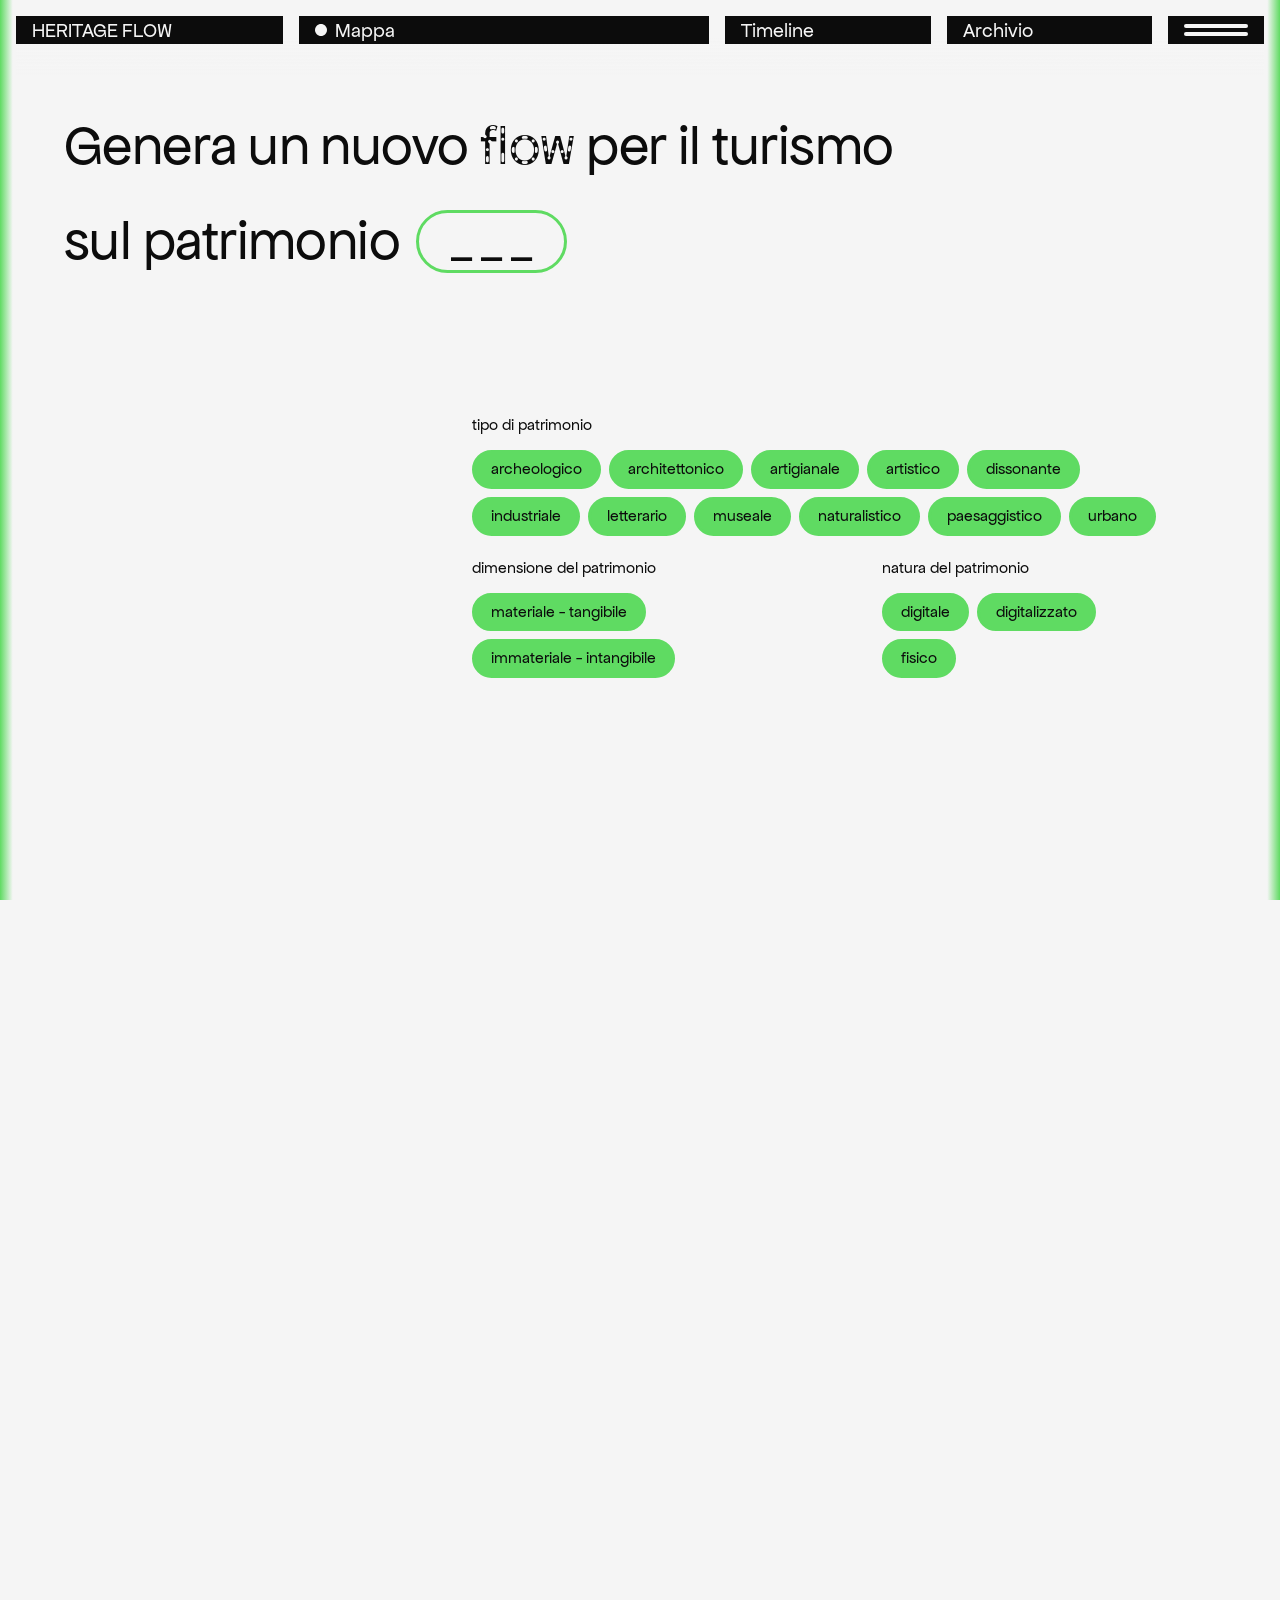
<file: mappa.html>
<!DOCTYPE html>
<html lang="it">
<head>
  <meta charset="utf-8">
  <meta name="viewport" content="width=device-width, initial-scale=1">
  <title>Heritage Flow — Mappa</title>

  <link rel="stylesheet" href="https://api.mapbox.com/mapbox-gl-js/v3.36.0/mapbox-gl.css">
  <link rel="stylesheet" href="css/style.css">
  <link rel="stylesheet" href="css/mappa.css">
  <link rel="stylesheet" href="css/genera.css">
</head>
<body class="page page--mappa">

  <!-- Navbar (Figma: navbar / navbar-mobile) — voce corrente: Mappa -->
  <header class="navbar">
    <nav class="navbar__links" aria-label="Principale">
      <!-- aria-current="page" sulla voce della pagina corrente: pallino + colonna larga -->
      <a class="navbar__item navbar__item--logo text-menu" href="heritage-flow.html"><span>HERITAGE FLOW</span></a>
      <a class="navbar__item navbar__item--secondary text-menu" href="mappa.html" aria-current="page"><span>Mappa</span></a>
      <a class="navbar__item navbar__item--secondary text-menu" href="timeline.html"><span>Timeline</span></a>
      <a class="navbar__item navbar__item--secondary text-menu" href="archivio.html"><span>Archivio</span></a>
    </nav>
    <!-- Menu (Figma: container-menu): aperto si allarga e si allunga con le voci.
         Su mobile js/navbar.js aggiunge in cima le voci della navbar -->
    <div class="navbar__menu-box">
      <div class="navbar__menu-panel">
        <button class="navbar__menu" type="button" aria-label="Apri il menu" aria-expanded="false" aria-controls="navbar-menu"></button>
        <div class="navbar__dropdown">
          <nav class="navbar__dropdown-links" id="navbar-menu" aria-label="Menu">
            <a class="navbar__menu-item text-menu" href="info.html"><span>Info</span></a>
            <a class="navbar__menu-item text-menu" href="about.html"><span>About</span></a>
          </nav>
        </div>
      </div>
    </div>
  </header>

  <!-- Genera un nuovo flow (Figma: GenerareFlow-L). Schermata iniziale che
       copre la pagina sotto la navbar; si compone la frase scegliendo i
       campi, "Genera" la chiude e mostra il flow. Contenuto creato da
       js/genera.js -->
  <section class="genera" id="genera" tabindex="-1" aria-labelledby="genera-titolo">
    <div class="genera__frase">
      <h2 class="genera__titolo text-h2" id="genera-titolo">
        Genera un nuovo <span class="text-h2-brukt">flow</span> per il turismo
      </h2>
      <p class="genera__composizione text-h2" data-genera="frase"></p>
    </div>
    <div class="genera__opzioni">
      <ul class="genera__campi" data-genera="campi" aria-label="Campi della frase"></ul>
      <div class="genera__pannello" data-genera="pannello" aria-live="polite"></div>
    </div>
  </section>

  <!-- Scrollytelling: data-step indica il passo attivo (js/mappa.js) e
       determina cosa mostrano mappa e legenda -->
  <main class="page__main mappa" data-step="flow">

    <!-- Colonna sinistra (L/XL: 5 colonne su 8), ferma durante lo scorrimento -->
    <div class="mappa__stage">
      <h1 class="mappa__title text-h3">
        Flow sul patrimonio industriale dal 1920 ad oggi del settore automotive per le famiglie
      </h1>

      <div class="mappa__map" id="mappa-map" role="region" aria-label="Mappa interattiva dei patrimoni"></div>

      <!-- Legende (Figma: Legenda 1, 2, 3): una per passo, nella stessa cella -->
      <div class="legenda" aria-live="polite">
        <div class="legenda__set" data-legenda="flow">
          <img class="legenda__linea" src="assets/mappa/legenda-flow.svg" width="36" height="10" alt="">
          <p class="text-body">Rappresentazione del Flow generato</p>
        </div>
        <ul class="legenda__set" data-legenda="potenziale" data-voci="classiPotenziale"></ul>
        <ul class="legenda__set" data-legenda="tipologia" data-voci="tipi"></ul>
        <div class="legenda__set legenda__set--titolo" data-legenda="territorio">
          <p class="legenda__titolo text-label">Aziende del settore automotive per comune</p>
          <ul class="legenda__voci" data-voci="aziende"></ul>
        </div>
        <ul class="legenda__set" data-legenda="area" data-voci="aree"></ul>
        <ul class="legenda__set" data-legenda="indici" data-voci="indici"></ul>
      </div>
    </div>

    <!-- Colonna destra (L/XL: 3 colonne su 8): un passo per sezione -->
    <div class="mappa__steps">
      <section class="step is-active" data-step="flow" aria-labelledby="step-enti">
        <h2 class="step__title text-h3" id="step-enti">Enti e patrimoni coinvolti</h2>
        <ul class="enti text-label" data-elenco="enti"></ul>
      </section>

      <section class="step" data-step="potenziale" aria-labelledby="step-potenziale">
        <h2 class="step__title text-h3" id="step-potenziale">Potenziale di valorizzazione di ciascun patrimonio</h2>
        <figure class="step__viz step__viz--bolle" data-grafico="potenziale"></figure>
      </section>

      <section class="step" data-step="tipologia" aria-labelledby="step-tipologia">
        <h2 class="step__title text-h3" id="step-tipologia">Tra questi quanti detengono patrimoni fisici, digitali o digitalizzati</h2>
        <figure class="step__viz step__viz--bolle" data-grafico="tipologia"></figure>
      </section>

      <section class="step" data-step="territorio" aria-labelledby="step-territorio">
        <h2 class="step__title text-h3" id="step-territorio">Relazioni con il territorio</h2>
        <p class="step__testo text-body-small">Sulla mappa, quante aziende ha ogni comune. Nel grafico, le reti attive di ciascun patrimonio: siti, stakeholder ed eventi con cui è collegato.</p>
        <figure class="step__viz" data-grafico="territorio"></figure>
      </section>

      <section class="step" data-step="area" aria-labelledby="step-area">
        <h2 class="step__title text-h3" id="step-area">Fino a dove arriva ciascun patrimonio</h2>
        <p class="step__testo text-body-small">L’area d’influenza: da quella locale a quella globale, quanti enti per ciascuna.</p>
        <figure class="step__viz step__viz--bolle" data-grafico="area"></figure>
      </section>

      <section class="step" data-step="indici" aria-labelledby="step-indici">
        <h2 class="step__title text-h3" id="step-indici">Il profilo degli indici</h2>
        <p class="step__testo text-body-small">I cinque indici di ciascun ente: più grande il cerchio, più alto il punteggio. Sulla mappa ogni ente ha il colore del suo indice più alto.</p>
        <figure class="step__viz" data-grafico="indici"></figure>
      </section>
    </div>

    <!-- Invito a scorrere (Figma: white-gradient): la freccia porta al passo
         successivo -->
    <div class="mappa__scroll-hint">
      <img src="assets/mappa/white-gradient.svg" width="443.536" height="100" alt="">
      <button class="mappa__avanti" type="button" aria-label="Passo successivo"></button>
    </div>
  </main>

  <script src="js/navbar.js"></script>
  <script src="js/flow-campi.js"></script>
  <script src="js/genera.js"></script>
  <script src="https://api.mapbox.com/mapbox-gl-js/v3.36.0/mapbox-gl.js"></script>
  <script src="js/mapbox-config.js"></script>
  <script src="js/dati-casi.js"></script>
  <script src="js/mappa-dati.js"></script>
  <script src="js/mappa.js"></script>
</body>
</html>
</file>
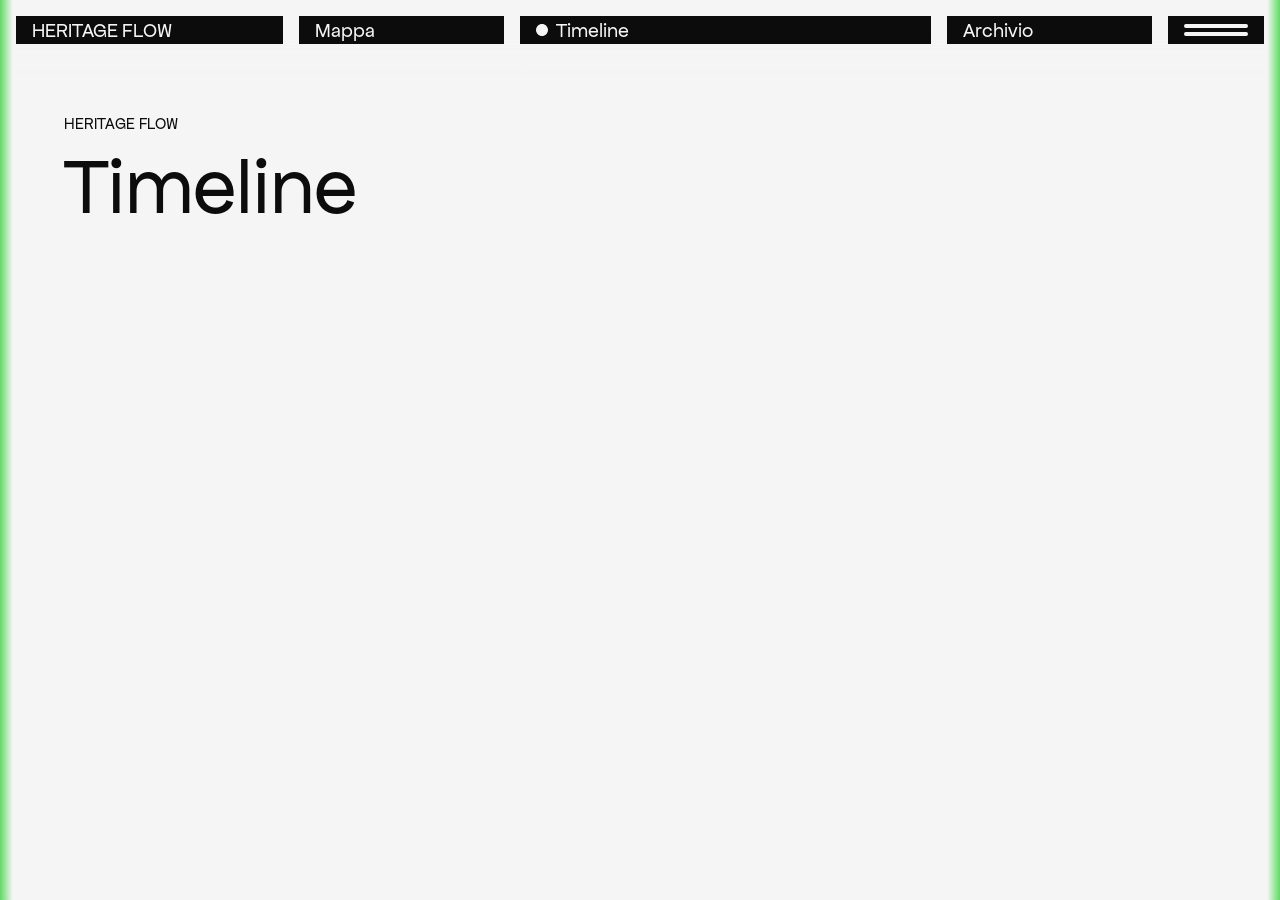
<file: timeline.html>
<!DOCTYPE html>
<html lang="it">
<head>
  <meta charset="utf-8">
  <meta name="viewport" content="width=device-width, initial-scale=1">
  <title>Heritage Flow — Timeline</title>

  <link rel="stylesheet" href="css/style.css">
</head>
<body class="page">

  <!-- Navbar (Figma: navbar / navbar-mobile) — voce corrente: Timeline -->
  <header class="navbar">
    <nav class="navbar__links" aria-label="Principale">
      <!-- aria-current="page" sulla voce della pagina corrente: pallino + colonna larga -->
      <a class="navbar__item navbar__item--logo text-menu" href="heritage-flow.html"><span>HERITAGE FLOW</span></a>
      <a class="navbar__item navbar__item--secondary text-menu" href="mappa.html"><span>Mappa</span></a>
      <a class="navbar__item navbar__item--secondary text-menu" href="timeline.html" aria-current="page"><span>Timeline</span></a>
      <a class="navbar__item navbar__item--secondary text-menu" href="archivio.html"><span>Archivio</span></a>
    </nav>
    <!-- Menu (Figma: container-menu): aperto si allarga e si allunga con le voci.
         Su mobile js/navbar.js aggiunge in cima le voci della navbar -->
    <div class="navbar__menu-box">
      <div class="navbar__menu-panel">
        <button class="navbar__menu" type="button" aria-label="Apri il menu" aria-expanded="false" aria-controls="navbar-menu"></button>
        <div class="navbar__dropdown">
          <nav class="navbar__dropdown-links" id="navbar-menu" aria-label="Menu">
            <a class="navbar__menu-item text-menu" href="info.html"><span>Info</span></a>
            <a class="navbar__menu-item text-menu" href="about.html"><span>About</span></a>
          </nav>
        </div>
      </div>
    </div>
  </header>

  <main class="page__main">
    <section class="hero" aria-labelledby="page-title">
      <div class="heading-group">
        <p class="text-label">HERITAGE FLOW</p>
        <h1 class="text-h1" id="page-title">Timeline</h1>
      </div>
    </section>
  </main>

  <script src="js/navbar.js"></script>
</body>
</html>
</file>
<file: css/style.css>
/* ==========================================================================
   Approccio mobile-first: i valori base sono quelli del modo XS (375px);
   i modi S, M e L sovrascrivono solo ciò che cambia.
   ========================================================================== */

/* ----------------------------------------------------------------------------
   Font   
   ---------------------------------------------------------------------------- */

  @font-face {
    font-family: "Apfel Grotezk";
    src: url("../fonts/ApfelGrotezk-Regular.woff2") format("woff2"),
        url("../fonts/ApfelGrotezk-Regular.woff") format("woff");
    font-weight: 400;
    font-style: normal;
    font-display: swap;
  }

  @font-face {
    font-family: "Apfel Grotezk Brukt";
    src: url("../fonts/ApfelGrotezk-Brukt.woff2") format("woff2"),
        url("../fonts/ApfelGrotezk-Brukt.woff") format("woff");
    font-weight: 400;
    font-style: normal;
    font-display: swap;
  }

:root {
  /* ------------------------------------------------------------------------
     Colori — stili colore Figma
     ------------------------------------------------------------------------ */

  --color-main: #00966f;      /* Main Color */
  --color-main-light: #00b384; /* Main Light */
  --color-2: #ffbfc7;         /* Color 2 */
  --color-3: #ff4832;         /* Color 3 */
  --color-4: #68c0e7;         /* Color 4 */
  --color-5: #ff84d3;         /* Color 5 */
  --color-6: #ffdc5b;         /* Color 6 */
  --color-7: #ff8655;         /* Color 7 */
  --color-8: #c194fe;         /* Color 8 */
  --color-9: #5fdb62;         /* Color 9 */
  --color-10: #ff145c;        /* Color 10 */
  --color-11: #9945e5;        /* Color 11 */
  --color-12: #3ca917;        /* Color 12 */
  --color-13: #ad796c;        /* Color 13 */
  --color-14: #a79b92;        /* Color 14 */
  --color-15: #86193e;        /* Color 15 */
  --color-dark: #0c0c0c;      /* Dark */
  --color-light: #f5f5f5;     /* Light */

  /* Alias semantici (non sono stili Figma: ricavati dall'uso nei frame) */
  --color-text: var(--color-dark);
  --color-background: var(--color-light);
  --color-border: var(--color-dark);
  --color-divider: #555659;   /* linea puntinata tra le voci dell'elenco */
  --opacity-muted: 0.6;       /* etichette secondarie (es. intestazioni colonna) */

  /* ------------------------------------------------------------------------
     Tipografia — Dimensioni in rem (1rem = 16px). Interlinea senza unità, 
     spaziatura lettere in em (Figma: percentuale).
     Le dimensioni qui sotto sono quelle dei modi XS e S; M, L e XL le
     sovrascrivono più in basso. Interlinea e spaziatura lettere sono uguali
     in tutti i modi. H2, H4, Body, Body small, Menu e Label seguono i frame
     Figma della pagina heritage-flow (XS 375 → XL 1280).
     ------------------------------------------------------------------------ */
     
  --font-family: "Apfel Grotezk", system-ui, sans-serif;
  --font-family-brukt: "Apfel Grotezk Brukt", "Apfel Grotezk", system-ui, sans-serif;
  --font-weight-regular: 400;

  /* H1 - Titoli */
  --text-h1-size: 3rem;                 /* 48px */
  --text-h1-line-height: 0.95;
  --text-h1-letter-spacing: 0;

  /* H2 - Intestazioni */
  --text-h2-size: 2rem;                 /* 32px */
  --text-h2-line-height: 1.1;
  --text-h2-letter-spacing: -0.01em;

  /* H3 - Intestazioni secondarie */
  --text-h3-size: 1.5rem;               /* 24px */
  --text-h3-line-height: 1;
  --text-h3-letter-spacing: 0;

  /* H4 - Intestazioni terzarie */
  --text-h4-size: 1.25rem;              /* 20px */
  --text-h4-line-height: 0.95;
  --text-h4-letter-spacing: 0;

  /* Voci opzioni flow */
  --text-flow-option-size: 2rem;        /* 32px */
  --text-flow-option-line-height: 0.95;
  --text-flow-option-letter-spacing: -0.01em;

  /* Voci Menu */
  --text-menu-size: 1rem;               /* 16px */
  --text-menu-line-height: 0.95;
  --text-menu-letter-spacing: 0;

  /* Body (uguale in tutti i modi) */
  --text-body-size: 1.25rem;            /* 20px */
  --text-body-line-height: 1.2;
  --text-body-letter-spacing: 0.02em;

  /* Body small — testi di hero, "A chi si rivolge" e card
     (non è uno stile Figma: Body con dimensione ridotta) */
  --text-body-small-size: 1rem;         /* 16px */

  /* Buttons */
  --text-button-size: 1.125rem;         /* 18px */
  --text-button-line-height: 1.05;
  --text-button-letter-spacing: 0;

  /* Label */
  --text-label-size: 1rem;              /* 16px (uguale in tutti i modi) */
  --text-label-line-height: 1.05;
  --text-label-letter-spacing: 0;

  /* ------------------------------------------------------------------------
     Spaziature e layout — variabili Figma del gruppo Layout, modo XS (375px)
     ------------------------------------------------------------------------ */
  --layout-width: 375px;
  --layout-columns-dense: 2;            /* Colonne - fitte */
  --layout-columns-sparse: 2;           /* Colonne - rade */

  --space-xxs: 4px;
  --space-xs: 8px;
  --space-s: 16px;
  --space-m: 24px;
  --space-l: 32px;
  --space-xl: 40px;
  --space-xxl: 64px;

  /* Spaziature fisse (uguali in tutti i modi), dai frame Figma della pagina
     heritage-flow: SpacingXXS e SpacingXS */
  --space-fixed-xxs: 8px;   /* spazio interno di link navbar e chip, gap tra chip */
  --space-fixed-xs: 16px;   /* bordo pagina, spazio sopra la navbar, occhiello → titolo */

  /* Navbar */
  --navbar-height: 28px;                /* altezza di voci e pulsante menu */
  --navbar-menu-width: 80px;            /* Navbar-menu */
  --navbar-menu-open-width: 300px;      /* Navbar-menuselected (da M in su) */
  --navbar-menu-space: 56px;            /* menu aperto: spazio sopra le voci */
  --navbar-duration: 300ms;
  --navbar-ease: cubic-bezier(0.65, 0, 0.35, 1);

  /* ------------------------------------------------------------------------
     Altri valori ricorrenti nei frame (non sono variabili Figma)
     ------------------------------------------------------------------------ */
  --radius-pill: 100px;
  --radius-card: 14px;
  --border-width: 1px;
  --border-width-card: 1.5px;
  --border-width-strong: 2px;
}

/* Modo S — 576px */
@media (min-width: 576px) {
  :root {
    --layout-width: 576px;
  }
}

/* Modo M — 768px */
@media (min-width: 768px) {
  :root {
    --layout-width: 768px;
    --layout-columns-dense: 4;

    --space-s: 24px;
    --space-m: 32px;
    --space-l: 40px;
    --space-xl: 48px;
    --space-xxl: 80px;

    /* Tipografia M */
    --text-h1-size: 4rem;               /* 64px */
    --text-h3-size: 1.75rem;            /* 28px */
    --text-flow-option-size: 2.25rem;   /* 36px */
    --text-menu-size: 1.125rem;         /* 18px */
    --text-button-size: 1.25rem;        /* 20px */
  }
}

/* Modo L — 992px */
@media (min-width: 992px) {
  :root {
    --layout-width: 992px;
    --layout-columns-dense: 8;
    --layout-columns-sparse: 4;

    --space-s: 32px;
    --space-m: 40px;
    --space-l: 48px;
    --space-xl: 64px;
    --space-xxl: 96px;

    /* Tipografia L */
    --text-h1-size: 5rem;               /* 80px */
    --text-h2-size: 2.75rem;            /* 44px */
    --text-h3-size: 2rem;               /* 32px */
    --text-h4-size: 1.5rem;             /* 24px */
    --text-flow-option-size: 2.75rem;   /* 44px */
    --text-menu-size: 1.25rem;          /* 20px */
    --text-body-small-size: 1.125rem;   /* 18px */
    --text-button-size: 1.5rem;         /* 24px */
  }
}

/* Modo XL — 1280px */
@media (min-width: 1280px) {
  :root {
    --layout-width: 1280px;

    --navbar-menu-width: 96px;

    /* Tipografia XL */
    --text-h2-size: 3.5rem;             /* 56px */
  }
}
/* --------------------------------------------------------------------------
   Classi di utilità per gli stili testo
   -------------------------------------------------------------------------- */
.text-h1 { font: var(--font-weight-regular) var(--text-h1-size)/var(--text-h1-line-height) var(--font-family); letter-spacing: var(--text-h1-letter-spacing); }
.text-h2 { font: var(--font-weight-regular) var(--text-h2-size)/var(--text-h2-line-height) var(--font-family); letter-spacing: var(--text-h2-letter-spacing); }
.text-h2-brukt { font: var(--font-weight-regular) var(--text-h2-size)/var(--text-h2-line-height) var(--font-family-brukt); letter-spacing: var(--text-h2-letter-spacing); }
.text-h3 { font: var(--font-weight-regular) var(--text-h3-size)/var(--text-h3-line-height) var(--font-family); letter-spacing: var(--text-h3-letter-spacing); }
.text-h3-brukt { font: var(--font-weight-regular) var(--text-h3-size)/var(--text-h3-line-height) var(--font-family-brukt); letter-spacing: var(--text-h3-letter-spacing); }
.text-h4 { font: var(--font-weight-regular) var(--text-h4-size)/var(--text-h4-line-height) var(--font-family); letter-spacing: var(--text-h4-letter-spacing); }
.text-flow-option { font: var(--font-weight-regular) var(--text-flow-option-size)/var(--text-flow-option-line-height) var(--font-family); letter-spacing: var(--text-flow-option-letter-spacing); }
.text-menu { font: var(--font-weight-regular) var(--text-menu-size)/var(--text-menu-line-height) var(--font-family); letter-spacing: var(--text-menu-letter-spacing); }
.text-body { font: var(--font-weight-regular) var(--text-body-size)/var(--text-body-line-height) var(--font-family); letter-spacing: var(--text-body-letter-spacing); }
.text-body-small { font: var(--font-weight-regular) var(--text-body-small-size)/var(--text-body-line-height) var(--font-family); letter-spacing: var(--text-body-letter-spacing); }
.text-button { font: var(--font-weight-regular) var(--text-button-size)/var(--text-button-line-height) var(--font-family); letter-spacing: var(--text-button-letter-spacing); }
.text-label { font: var(--font-weight-regular) var(--text-label-size)/var(--text-label-line-height) var(--font-family); letter-spacing: var(--text-label-letter-spacing); }


/* ==========================================================================
   Mobile-first: le regole base sono quelle di XS, i modi successivi
   sovrascrivono solo ciò che cambia.
   ========================================================================== */

/* --------------------------------------------------------------------------
   Pagina
   Sfondo come nei frame: Light con un filo verde (Color 9) ai due bordi
   -------------------------------------------------------------------------- */
.page {
  box-sizing: border-box;
  min-height: 100vh;
  margin: 0;
  padding: var(--space-fixed-xs) var(--space-fixed-xs) 100px;
  background-color: var(--color-background);
  background-image: linear-gradient(
    90deg,
    var(--color-9) 0%,
    var(--color-light) 1%,
    var(--color-light) 99%,
    var(--color-9) 100%
  );
  background-attachment: fixed;
  color: var(--color-text);
  font-family: var(--font-family);
  font-feature-settings: "dlig" 1;
  -webkit-font-smoothing: antialiased;
}

.page *,
.page *::before,
.page *::after {
  box-sizing: border-box;
}

/* Testi rifilati alla linea delle maiuscole e alla linea di base, come in
   Figma (text-box-trim): le spaziature tra i blocchi tornano con il design */
.page :is(h1, h2, h3, p, li, a, span) {
  text-box: trim-both cap alphabetic;
}

/* :where() non aggiunge specificità: le classi dei componenti
   (es. .ambiti con il suo padding) possono sovrascrivere questi reset */
.page :where(h1, h2, h3, p, ul, ol, figure) {
  margin: 0;
}

.page :where(ul, ol) {
  padding: 0;
  list-style: none;
}

/* Gruppo occhiello + titolo */
.heading-group {
  display: flex;
  flex-direction: column;
  gap: var(--space-fixed-xs);
}

/* --------------------------------------------------------------------------
   Navbar — fissa in alto, su una sfumatura chiara (bg-header in Figma):
   Light pieno fino a metà altezza, poi in dissolvenza fino a trasparente.
   Componenti Figma: navbar (da M), navbar-mobile (XS/S), container-menu.

   - La voce della pagina corrente ha aria-current="page": mostra il pallino
     e ha la colonna più larga (desktop) / è l'unica visibile (mobile).
   - Menu aperto (.navbar--open, gestito da js/navbar.js): il pulsante si
     allarga e le due linee diventano una X.
   -------------------------------------------------------------------------- */
.navbar {
  position: fixed;
  z-index: 10;
  top: 0;
  right: var(--space-fixed-xs);
  left: var(--space-fixed-xs);
  display: flex;
  align-items: center;
  gap: var(--space-fixed-xs);
  padding: var(--space-fixed-xs) 0 var(--space-m);
  background: linear-gradient(
    to bottom,
    var(--color-light) 0%,
    var(--color-light) 50%,
    #f5f5f500 100%
  );
}

/* Riga delle voci in flex: la larghezza relativa di ogni voce è il suo
   flex-grow (equivale alle colonne fr di Figma) e si anima al cambio pagina */
.navbar__links {
  display: flex;
  flex: 1 1 0;
  gap: var(--space-fixed-xs);
  min-width: 0;
}

/* Voce: alta 28px come il pulsante menu */
.navbar__item {
  display: flex;
  flex: 1 1 0;
  min-width: 0;
  align-items: center;
  gap: var(--space-fixed-xxs);
  height: var(--navbar-height);
  /* Niente padding laterale sulla voce (con flex-basis 0 si sommerebbe alla
     larghezza e falserebbe le proporzioni): i 16px sono un margine interno */
  padding: 0;
  overflow: hidden;
  background: var(--color-dark);
  color: var(--color-light);
  text-decoration: none;
  white-space: nowrap;
  transition: flex-grow var(--navbar-duration) var(--navbar-ease);
}

/* Il testo occupa solo l'altezza delle maiuscole, come in Figma
   (text-box-trim): così risulta centrato otticamente nei 28px */
.navbar__item span {
  margin: 0 var(--space-fixed-xs);
  text-box: trim-both cap alphabetic;
}

.navbar__item[aria-current="page"] span {
  margin-left: 0; /* il margine sinistro passa al pallino */
}

/* Pallino della pagina corrente */
.navbar__item[aria-current="page"]::before {
  content: "";
  flex: none;
  margin-left: var(--space-fixed-xs);
  width: 12px;
  height: 12px;
  background: url("../assets/heritage-flow/pallino-logo.svg") center / contain no-repeat;
}

.navbar__item:focus-visible,
.navbar__menu:focus-visible {
  outline: var(--border-width-strong) solid var(--color-main-light);
  outline-offset: var(--border-width-strong);
}

/* Mobile: si vede solo la voce della pagina corrente (il logo se nessuna
   voce è corrente), larga quanto tutta la riga fino al pulsante menu */
.navbar__item:not([aria-current="page"]) {
  display: none;
}

.navbar__links:not(:has([aria-current="page"])) .navbar__item--logo {
  display: flex;
}

.navbar__item--logo {
  min-width: 180px;
}

/* --------------------------------------------------------------------------
   Menu (container-menu): un contenitore scuro che, aperto, si allarga e si
   allunga verso il basso. In alto il pulsante con le due linee (→ X), sotto
   le voci del menu una sotto l'altra, con lo stile delle voci della navbar.
   Il contenitore occupa nella riga solo i 28px del pulsante: la parte che
   si allunga scende sopra il contenuto della pagina
   -------------------------------------------------------------------------- */
.navbar__menu-box {
  position: relative;
  flex: none;
  width: var(--navbar-menu-width);
  height: var(--navbar-height);
  transition: width var(--navbar-duration) var(--navbar-ease),
              flex-grow var(--navbar-duration) var(--navbar-ease);
}

/* Righe: pulsante (28px) + voci (0fr chiuso → 1fr aperto: altezza animata) */
.navbar__menu-panel {
  position: absolute;
  top: 0;
  right: 0;
  left: 0;
  display: grid;
  grid-template-rows: var(--navbar-height) 0fr;
  background: var(--color-dark);
  transition: grid-template-rows var(--navbar-duration) var(--navbar-ease);
}

.navbar--open .navbar__menu-panel {
  grid-template-rows: var(--navbar-height) 1fr;
}

/* Pulsante: due linee da 4px a 4px di distanza */
.navbar__menu {
  position: relative;
  width: 100%;
  height: var(--navbar-height);
  padding: 0;
  border: 0;
  background: transparent;
  cursor: pointer;
}

/* Le linee restano lunghe quanto nel pulsante chiuso, allineate a destra */
.navbar__menu::before,
.navbar__menu::after {
  content: "";
  position: absolute;
  right: var(--space-fixed-xs);
  width: calc(var(--navbar-menu-width) - 2 * var(--space-fixed-xs));
  height: 4px;
  border-radius: var(--radius-pill);
  background: var(--color-light);
  transition: top var(--navbar-duration) var(--navbar-ease),
              transform var(--navbar-duration) var(--navbar-ease);
}

.navbar__menu::before { top: calc(50% - 6px); } /* 4px linea + 2px (metà distanza) */
.navbar__menu::after  { top: calc(50% + 2px); } /* 2px (metà distanza) */

/* Menu aperto: le linee si sovrappongono al centro e ruotano a X */
.navbar--open .navbar__menu::before,
.navbar--open .navbar__menu::after {
  top: calc(50% - 2px);
}

.navbar--open .navbar__menu::before { transform: rotate(-10deg); }
.navbar--open .navbar__menu::after  { transform: rotate(10deg); }

/* Voci del menu: nascoste (e fuori dal Tab) a menu chiuso */
.navbar__dropdown {
  min-height: 0;
  overflow: hidden;
  visibility: hidden;
  transition: visibility 0s linear var(--navbar-duration);
}

.navbar--open .navbar__dropdown {
  visibility: visible;
  transition: visibility 0s linear;
}

.navbar__dropdown-links {
  display: flex;
  flex-direction: column;
  /* Spazio vuoto fisso tra la riga con la X e la prima voce: le voci
     restano in basso nel menu aperto */
  padding-top: var(--navbar-menu-space);
  padding-bottom: var(--space-xs); /* spazio sotto l'ultima voce del menu aperto */
}

/* Voce del menu: stessa resa delle voci della navbar (28px, testo chiaro,
   16px di margine, pallino sulla pagina corrente) */
.navbar__menu-item {
  display: flex;
  align-items: center;
  gap: var(--space-fixed-xxs);
  height: var(--navbar-height);
  padding: 0 var(--space-fixed-xs);
  overflow: hidden;
  color: var(--color-light);
  text-decoration: none;
  white-space: nowrap;
}

.navbar__menu-item span {
  text-box: trim-both cap alphabetic;
}

.navbar__menu-item[aria-current="page"]::before {
  content: "";
  flex: none;
  width: 12px;
  height: 12px;
  background: url("../assets/heritage-flow/pallino-logo.svg") center / contain no-repeat;
}

.navbar__menu-item:focus-visible {
  outline: var(--border-width-strong) solid var(--color-main-light);
  outline-offset: calc(var(--border-width-strong) * -1);
}

/* Mobile, menu aperto: la barra delle voci si comprime mentre il menu
   si espande fino a occupare la riga (flex-grow 1 → 0 e 0 → 1 insieme,
   così la somma resta costante e il movimento è continuo). Al secondo
   click lo stesso movimento al contrario */
@media (max-width: 767px) {
  .navbar__links {
    overflow: hidden;
    transition: flex-grow var(--navbar-duration) var(--navbar-ease),
                margin-right var(--navbar-duration) var(--navbar-ease),
                visibility 0s linear;
  }

  .navbar--open .navbar__links {
    flex-grow: 0;
    margin-right: calc(-1 * var(--space-fixed-xs)); /* annulla il gap */
    visibility: hidden; /* a fine animazione: voci non raggiungibili col Tab */
    transition: flex-grow var(--navbar-duration) var(--navbar-ease),
                margin-right var(--navbar-duration) var(--navbar-ease),
                visibility 0s linear var(--navbar-duration);
  }

  .navbar--open .navbar__menu-box {
    flex-grow: 1;
  }
}

/* Le voci della navbar copiate nel menu (js/navbar.js) servono solo su
   mobile, dove nella barra si vede solo la voce corrente */
@media (min-width: 768px) {
  .navbar__menu-item--mobile {
    display: none;
  }
}

@media (prefers-reduced-motion: reduce) {
  :root {
    --navbar-duration: 1ms;
  }
}

/* Contenuto: lascia spazio sotto la navbar */
.page__main {
  padding-top: 60px;
}

/* --------------------------------------------------------------------------
   Hero
   -------------------------------------------------------------------------- */
/* --------------------------------------------------------------------------
   Spaziature comuni a tutte le sezioni (pagine heritage-flow e info)
   - ai lati: --space-s su mobile, --space-l da S (576px)
   - sopra e sotto: --space-xl (la prima sezione sopra: --space-m)
   - tra intestazione e contenuto: --space-xl
   -------------------------------------------------------------------------- */
.hero,
.audience,
.section {
  padding: var(--space-xl) var(--space-s);
}

.page__main > :first-child {
  padding-top: var(--space-m);
}

.hero {
  display: flex;
  flex-direction: column;
  gap: var(--space-xl);
}

.hero__text {
  display: flex;
  flex-direction: column;
  gap: var(--space-l);
}

.hero__illustration {
  display: flex;
  align-items: center;
}

.hero__illustration img {
  display: block;
  width: 100%;
  height: auto;
}

/* --------------------------------------------------------------------------
   A chi si rivolge
   -------------------------------------------------------------------------- */
.audience {
  display: flex;
  flex-direction: column;
  gap: var(--space-xl);
}

.audience__body {
  display: flex;
  flex-direction: column;
  gap: var(--space-xl);
}

.audience__texts {
  display: flex;
  flex-direction: column;
  gap: var(--space-m);
}

.chips {
  display: flex;
  flex-wrap: wrap;
  gap: var(--space-fixed-xxs);
}

.chip {
  padding: var(--space-fixed-xxs) var(--space-s);
  border: var(--border-width) solid var(--color-border);
  border-radius: var(--radius-pill);
  background: var(--color-2);
  white-space: nowrap;
}

/* Solo contorno, sfondo chiaro (Figma: tag dell'archivio). In Figma il
   bordo sta dentro la misura (26px): qui si toglie dal padding */
.chip--contorno {
  padding: calc(var(--space-fixed-xxs) - var(--border-width))
    calc(var(--space-fixed-xs) - var(--border-width));
  background: var(--color-light);
}

/* --------------------------------------------------------------------------
   Sezioni "Il progetto" e "Nuovi flow turistici"
   -------------------------------------------------------------------------- */
.section {
  display: flex;
  flex-direction: column;
  gap: var(--space-xl);
}

.section__intro {
  display: flex;
  flex-direction: column;
  gap: var(--space-l);
}

.section__title { max-width: 690px; }
.section__lead  { max-width: 670px; }

/* Card degli ambiti: 3 in riga, poi 2 + 1, poi una per riga */
.ambiti {
  display: flex;
  flex-wrap: wrap;
  gap: var(--space-m);
}

.card-ambito {
  display: flex;
  flex: 1 0 0;
  flex-direction: column;
  gap: var(--space-fixed-xs);
  min-width: 200px;
  padding: 28px;
  border: var(--border-width-card) solid var(--color-border);
  border-radius: var(--radius-card);
  background: var(--color-main-light);
}

.flow-schema {
  margin: 0;
}

.flow-schema img {
  display: block;
  width: 100%;
  height: auto;
}

/* ==========================================================================
   Pagina Info (info.html): obiettivo del progetto e indici
   Riusa .section, .heading-group, .card-ambito e le classi di testo;
   aggiunge le card degli indici, le barre dell'esempio e l'elenco puntinato
   ========================================================================== */

/* Ogni indice ha un colore della palette, usato nella card e nelle barre */
.indice--digitale,      .barra--digitale      { --indice-color: var(--color-4); }
.indice--esperienza,    .barra--esperienza    { --indice-color: var(--color-5); }
.indice--inclusivita,   .barra--inclusivita   { --indice-color: var(--color-6); }
.indice--ecosistema,    .barra--ecosistema    { --indice-color: var(--color-9); }
.indice--comunicazione, .barra--comunicazione { --indice-color: var(--color-8); }

/* --------------------------------------------------------------------------
   Card degli indici: una colonna su mobile, poi quante ne stanno (min 280px)
   -------------------------------------------------------------------------- */
.indici {
  display: grid;
  grid-template-columns: repeat(auto-fill, minmax(min(100%, 280px), 1fr));
  gap: var(--space-m);
}

.indice {
  display: flex;
  flex-direction: column;
  gap: var(--space-m);
  padding: 28px;
  border: var(--border-width-card) solid var(--color-border);
  border-radius: var(--radius-card);
  background: var(--indice-color);
}

.indice__block {
  display: flex;
  flex-direction: column;
  gap: var(--space-fixed-xxs);
}

.indice__caption {
  opacity: var(--opacity-muted);
}

/* Voci della scheda separate dalla linea puntinata; a destra il peso */
.indice__voci li {
  display: flex;
  align-items: baseline;
  justify-content: space-between;
  gap: var(--space-fixed-xs);
  padding: var(--space-fixed-xxs) 0;
  border-bottom: var(--border-width) dotted var(--color-divider);
}

.indice__peso {
  flex: none;
  opacity: var(--opacity-muted);
}

/* --------------------------------------------------------------------------
   Esempio: barre punteggio / margine per un caso studio
   -------------------------------------------------------------------------- */
.esempio {
  display: flex;
  flex-direction: column;
  gap: var(--space-l);
  max-width: 900px;
  padding: 28px;
  border: var(--border-width-card) solid var(--color-border);
  border-radius: var(--radius-card);
  background: var(--color-light);
}

.esempio__titolo {
  display: flex;
  flex-direction: column;
  gap: var(--space-fixed-xxs);
}

.esempio__titolo .text-label {
  opacity: var(--opacity-muted);
}

.esempio__barre {
  display: flex;
  flex-direction: column;
  gap: var(--space-m);
}

/* Mobile: nome sopra, barra e valore sotto */
.barra {
  display: grid;
  grid-template-columns: 1fr auto;
  grid-template-areas:
    "nome   nome"
    "barra  valore";
  align-items: center;
  column-gap: var(--space-fixed-xs);
  row-gap: var(--space-fixed-xxs);
}

.barra__nome   { grid-area: nome; }
.barra__traccia { grid-area: barra; }
.barra__valore {
  grid-area: valore;
  min-width: 140px; /* uguale per tutte le righe: le barre hanno la stessa lunghezza */
  white-space: nowrap;
}

/* Traccia = 100. Il focus è il margine di miglioramento: la parte colorata
   (a sinistra) è il potenziale ancora da attivare, la parte chiara (a
   destra) è lo stato attuale */
.barra__traccia {
  position: relative;
  display: block;
  height: 16px;
  overflow: hidden;
  border: var(--border-width) solid var(--color-border);
  border-radius: var(--radius-pill);
  background: var(--indice-color);
}

/* Barra specchiata: il potenziale (colore) parte da sinistra, lo stato
   attuale (Light) occupa la parte destra */
.barra__attuale {
  display: block;
  width: calc(var(--valore) * 1%);
  height: 100%;
  margin-left: auto;
  border-left: var(--border-width) solid var(--color-border);
  background: var(--color-light);
}

/* Stato attuale 0: niente bordo, la barra è tutta margine */
.barra[style*="--valore: 0;"] .barra__attuale,
.barra[style$="--valore: 0"] .barra__attuale {
  border-left: 0;
}

/* Valore: in evidenza il margine, più tenue lo stato attuale */
.barra__valore {
  display: inline-flex;
  align-items: baseline;
  gap: var(--space-fixed-xxs);
}

.barra__stato {
  opacity: var(--opacity-muted);
}

.esempio__legenda {
  display: flex;
  flex-wrap: wrap;
  gap: var(--space-fixed-xxs) var(--space-m);
}

.esempio__voce-legenda {
  display: inline-flex;
  align-items: center;
  gap: var(--space-fixed-xxs);
}

.esempio__chiave {
  flex: none;
  width: 24px;
  height: 12px;
  border: var(--border-width) solid var(--color-border);
  border-radius: var(--radius-pill);
}

/* Margine: i colori dei cinque indici */
.esempio__chiave--margine {
  background: linear-gradient(90deg,
    var(--color-4) 0 20%, var(--color-5) 20% 40%, var(--color-6) 40% 60%,
    var(--color-9) 60% 80%, var(--color-8) 80% 100%);
}

.esempio__chiave--attuale {
  background: var(--color-light);
}

/* Link alla scheda del caso studio dell'esempio */
.esempio__link {
  align-self: flex-start;
  color: inherit;
  text-decoration: underline;
  text-decoration-thickness: var(--border-width);
  text-underline-offset: 0.2em;
}

.esempio__link:hover {
  color: var(--color-main);
}

.esempio__link:focus-visible {
  outline: var(--border-width-strong) solid var(--color-main-light);
  outline-offset: var(--border-width-strong);
}

/* --------------------------------------------------------------------------
   Elenco "A cosa servono": voci separate dalla linea puntinata
   -------------------------------------------------------------------------- */
.elenco {
  border-top: var(--border-width) dotted var(--color-divider);
}

.elenco__voce {
  display: flex;
  flex-direction: column;
  gap: var(--space-fixed-xs);
  padding: var(--space-m) 0;
  border-bottom: var(--border-width) dotted var(--color-divider);
}

.info-nota {
  max-width: 670px;
  opacity: var(--opacity-muted);
}

/* M: barre con nome a sinistra; elenco su due colonne (titolo | testo) */
@media (min-width: 768px) {
  .barra {
    grid-template-columns: minmax(180px, 1fr) 2fr auto;
    grid-template-areas: "nome barra valore";
  }

  .elenco__voce {
    display: grid;
    grid-template-columns: 1fr 2fr;
    gap: var(--space-l);
    align-items: baseline;
  }
}

/* --------------------------------------------------------------------------
   Modo S — 576px
   -------------------------------------------------------------------------- */
@media (min-width: 576px) {
  .hero,
  .audience,
  .section {
    padding-right: var(--space-l);
    padding-left: var(--space-l);
  }
}

/* --------------------------------------------------------------------------
   Modo M — 768px: navbar estesa
   -------------------------------------------------------------------------- */
@media (min-width: 768px) {
  .navbar {
    padding-bottom: var(--space-s);
  }

  /* Desktop: tutte le voci visibili. Larghezze relative (flex-grow) come
     le colonne Figma: voce corrente 1, logo 0.65 (se non è lui il
     corrente), altre 0.5. Cambiando voce corrente si animano */
  .navbar__item:not([aria-current="page"]) {
    display: flex;
    flex-grow: 0.5;
  }

  .navbar__links:where(:has(.navbar__item--secondary[aria-current="page"])) .navbar__item--logo {
    flex-grow: 0.65;
  }

  /* Menu aperto: le voci restano, senza pallino, con larghezze 1.3 / 1 / 1 / 1;
     il pulsante si allarga a 300px */
  .navbar--open .navbar__links {
    display: flex;
  }

  .navbar--open .navbar__item,
  .navbar--open .navbar__item:not([aria-current="page"]) {
    flex-grow: 1;
  }

  .navbar--open .navbar__item--logo,
  .navbar--open .navbar__item--logo:not([aria-current="page"]) {
    flex-grow: 1.3;
  }

  .navbar--open .navbar__item::before {
    display: none;
  }

  .navbar--open .navbar__item[aria-current="page"] span {
    margin-left: var(--space-fixed-xs);
  }

  .navbar--open .navbar__menu-box {
    flex-grow: 0;
    width: var(--navbar-menu-open-width);
  }
}

/* --------------------------------------------------------------------------
   Modo L — 992px: hero e "A chi si rivolge" su due colonne
   -------------------------------------------------------------------------- */
@media (min-width: 992px) {
  .hero {
    flex-direction: row;
    align-items: center;
  }

  .hero__text,
  .hero__illustration {
    flex: 1 0 0;
    min-width: 0;
  }

  .hero__illustration {
    aspect-ratio: 384 / 450;
  }

  .audience {
    flex-direction: row;
    align-items: flex-start;
    gap: var(--space-xxl);
  }

  .audience > * {
    flex: 1 0 0;
    min-width: 0;
  }
}

/* --------------------------------------------------------------------------
   Modo XL — 1280px
   -------------------------------------------------------------------------- */
@media (min-width: 1280px) {
  .hero__illustration {
    aspect-ratio: 506 / 470;
    padding: 10px 18px;
  }
}
</file>
<file: css/home.css>
:root {
  /* Valori della homepage non presenti nei token */
  --home-margin-x: 60px;                 /* margine laterale di logo e descrizione */
  --home-logo-top: 100px;
  --home-logo-gap: 56px;                 /* distanza logo → descrizione */
  --home-choice-gap: 65px;               /* distanza etichette ↔ switch */
  --home-switch-width: 300px;
  --home-label-line-height: 1;        /* "visitatore" / "istituzione" */

  /* Fascia centrale neutra (per lato, consigliato 50–100px): non è cliccabile
     e riporta alla versione default. Letta anche da js/home.js */
  --home-center-margin: 75px;

  /* Transizioni tra le tre versioni */
  --home-duration: 300ms;
  --home-ease: cubic-bezier(0.65, 0, 0.35, 1);

  /* Altezza dello switch (Figma desktop: 28px accanto al testo H3 da 32px).
     Tutte le altre misure dello switch sono in proporzione a questa */
  --home-switch-height: 28px;
}

*,
*::before,
*::after {
  box-sizing: border-box;
}

html,
body {
  height: 100%;
  margin: 0;
}

body {
  background: var(--color-background);
  color: var(--color-text);
  font-family: var(--font-family);
  font-feature-settings: "dlig" 1;
  -webkit-font-smoothing: antialiased;
}

/* --------------------------------------------------------------------------
   Contenitore a tutto schermo
   isolation: isolate → il mix-blend-mode delle sfumature agisce solo qui
   -------------------------------------------------------------------------- */
.home {
  position: relative;
  isolation: isolate;
  width: 100%;
  min-height: 100vh;
  min-height: 100dvh;
  overflow: hidden;
  background: var(--color-background);
}

/* --------------------------------------------------------------------------
   Mappa: alta quanto lo schermo, centrata, con le proporzioni del file Figma
   -------------------------------------------------------------------------- */
.home__map {
  position: absolute;
  display: flex;
  justify-content: center;
  left: 0;
  right: 0;
  top: 0;
  bottom: 0;
  overflow: hidden;
  pointer-events: none;
}

.home__map img {
  display: block;
  width: 100%;
  height: 100%;
  object-fit: cover;          /* riempie lo schermo senza deformare: ritaglia l'eccesso */
  object-position: center;
}

/* Dissolvenza chiara: da --color-light a trasparente, in diagonale */
.home__fade {
  position: absolute;
  inset: 0;
  background-image: linear-gradient(
    166.55deg,
    var(--color-light) 18.14%,
    rgb(245 245 245 / 0) 76.94%
  );
  pointer-events: none;
}

/* --------------------------------------------------------------------------
   Logo e descrizione
   -------------------------------------------------------------------------- */
.home__header {
  position: absolute;
  top: min(var(--home-logo-top), 9.26vh);
  right: min(var(--home-margin-x), var(--space-xs));
  left: min(var(--home-margin-x), var(--space-xs));
}

@media (min-width: 768px) {
  .home__header, .home__description {
    right: var(--home-margin-x);
    left: var(--home-margin-x);
  }
}

/* Nessun aspect-ratio fisso: l'altezza segue il file mostrato
   (logo.svg da L in su, logo-small.svg fino a M) */
.logo {
  position: relative;
  width: 100%;
  margin: 0;
}

.logo img {
  display: block;
  width: 100%;
  height: auto;
}

.home__description {
  right: min(var(--home-margin-x), var(--space-xs));
  left: min(var(--home-margin-x), var(--space-xs));
  /* Su schermi stretti il testo si riduce, senza superare la misura H3 */
  font-size: clamp(1.125rem, 2.5vw, var(--text-h3-size));
  line-height: var(--text-h3-line-height);
  text-align: center;
  text-wrap: balance;
}

/* Mobile e M (fino a 991px, logo su più righe): descrizione 16px più in basso */
@media (max-width: 991px) {
  .home__description {
    margin-top: calc(1em + 16px);
  }
}

/* --------------------------------------------------------------------------
   Sfumature verdi (una per lato) che si dissolvono tra una versione e l'altra
   -------------------------------------------------------------------------- */
.home__tint {
  position: absolute;
  inset: 0;
  opacity: 0;
  mix-blend-mode: color;
  pointer-events: none;
  transition: opacity var(--home-duration) var(--home-ease);
}

/* sx: da verde (sinistra) a chiaro, fino all'80% */
.home__tint--sx {
  background-image: linear-gradient(to right, var(--color-9) 0%, var(--color-light) 80%);
}

/* dx: da chiaro (dal 20%) a verde (destra) */
.home__tint--dx {
  background-image: linear-gradient(to right, var(--color-light) 20%, var(--color-9) 100%);
}

.home[data-state="sx"] .home__tint--sx,
.home[data-state="dx"] .home__tint--dx {
  opacity: 1;
}

/* --------------------------------------------------------------------------
   Scelta iniziale: visitatore — switch — istituzione
   -------------------------------------------------------------------------- */
.home__choice {
  position: absolute;
  top: 50%;
  right: 0;
  left: 0;
  display: flex;
  align-items: center;
  justify-content: center;
  gap: var(--home-choice-gap);
  padding-left: var(--space-xs);
  transform: translateY(-50%);
}

.home__label {
  white-space: nowrap;
  line-height: var(--home-label-line-height);
}

/* Switch in HTML/CSS (prima SVG 300×28): le misure di Figma sono espresse
   in proporzione all'altezza h, così l'altezza può cambiare senza deformare
   bordo, arrotondamento e cursore.
     bordo 2.56/28 h · cursore 48×16.88 su 28 h · distanza dal bordo 5.56/28 h */
.switch {
  --h: var(--home-switch-height);
  --border: calc(var(--h) * 2.56 / 28);
  --thumb-w: calc(var(--home-switch-width) * 48 / 300); /* 16% della larghezza */
  --thumb-h: calc(var(--h) * 16.88 / 28);
  --thumb-inset: calc(var(--h) * 5.56 / 28);

  position: relative;
  flex: 0 1 var(--home-switch-width);
  width: var(--home-switch-width);
  max-width: 100%;
  height: var(--h);
  border-radius: var(--radius-pill);
  /* Bordo come ombra interna: un border da 2.56px verrebbe arrotondato a 2px */
  box-shadow: inset 0 0 0 var(--border) var(--color-dark);
}

/* Cursore: al centro (default), a sinistra (sx) o a destra (dx) */
.switch__thumb {
  position: absolute;
  top: 50%;
  left: calc(50% - var(--thumb-w) / 2);
  width: var(--thumb-w);
  height: var(--thumb-h);
  border-radius: var(--radius-pill);
  background: var(--color-9);
  transform: translateY(-50%);
  transition: left var(--home-duration) var(--home-ease);
}

.home[data-state="sx"] .switch__thumb { left: var(--thumb-inset); }
.home[data-state="dx"] .switch__thumb { left: calc(100% - var(--thumb-w) - var(--thumb-inset)); }

/* --------------------------------------------------------------------------
   Aree cliccabili: ogni metà dello schermo è un link, sopra a tutto il resto.
   La fascia centrale larga 2 × --home-center-margin resta fuori dai link,
   quindi non è cliccabile
   -------------------------------------------------------------------------- */
.home__half {
  position: absolute;
  z-index: 1;
  top: 0;
  bottom: 0;
  width: calc(50% - var(--home-center-margin));
  cursor: pointer;
  -webkit-tap-highlight-color: transparent;
  /* Touch: il trascinamento serve all'anteprima, non a scorrere la pagina;
     la pressione lunga non apre il menu del link né seleziona testo */
  touch-action: none;
  -webkit-touch-callout: none;
  -webkit-user-select: none;
  user-select: none;
}

.home__half--sx { left: 0; }
.home__half--dx { right: 0; }

.home__half:focus-visible {
  outline: var(--border-width-strong) solid var(--color-dark);
  outline-offset: calc(var(--border-width-strong) * -1);
}

/* Schermi stretti: gap e switch si riducono */
@media (max-width: 767px) {
  .home {
    --home-choice-gap: var(--space-fixed-xs); /* 16px tra etichette e switch */
    --home-switch-width: 96px;
    /* Stessa proporzione del desktop: altezza = 28/32 della dimensione
       del testo delle etichette (H3) */
    --home-switch-height: calc(var(--text-h3-size) * 28 / 32);
    --home-logo-top: 48px;
    --home-center-margin: 56px; /* fascia centrale neutra più stretta: 112px in tutto */
  }

  /* Mobile: logo (e descrizione sotto di lui) a 48px fissi dal top */
  .home__header {
    top: var(--home-logo-top);
  }

  .home__label {
    font-size: var(--text-h3-size);
  }

  /* Mobile: pagina bloccata, nessuno scorrimento verticale (né rimbalzo)
     mentre si trascina il dito per lo switch */
  html,
  body {
    overflow: hidden;
    overscroll-behavior: none;
  }

  .home {
    height: 100vh;
    height: 100dvh;      /* esattamente l'area visibile, barre del browser escluse */
    min-height: 0;
    touch-action: none;  /* anche fuori dalle due metà (fascia centrale) */
  }
}

/* --------------------------------------------------------------------------
   Accessibilità: movimento ridotto
   -------------------------------------------------------------------------- */
@media (prefers-reduced-motion: reduce) {
  :root {
    --home-duration: 1ms;
  }
}
</file>
<file: css/archivio.css>
/* ==========================================================================
   Pagina Archivio (archivio.html) — Figma: Archivio XL / Mobile, Frame 62
   Elenco dei casi studio generato da js/archivio.js. Margini come la pagina
   Mappa (solo il bordo pagina): è una tabella a tutta larghezza.
   - Sotto L (e in vista griglia): una scheda per caso studio. Nome in alto,
     poi i campi brevi (periodo, luogo) su due colonne allineate fra le
     schede, poi i gruppi di tag con il loro titolo.
   - Da L, vista elenco: tabella con le colonne scelte nel pannello. Le
     larghezze arrivano da JS in --archivio-colonne; se le colonne sono
     tante, la tabella scorre in orizzontale. I titoli dei gruppi restano
     per gli screen reader.
   - Pannello filtri a comparsa sotto la navbar (.archivio__filtri).
   Le pillole sono .chip.chip--contorno di style.css.
   ========================================================================== */

/* Testo solo per gli screen reader */
.archivio__etichetta {
  position: absolute;
  width: 1px;
  height: 1px;
  overflow: hidden;
  clip-path: inset(50%);
  white-space: nowrap;
}

/* --------------------------------------------------------------------------
   Pulsante Filtri (Figma: Frame 180): in alto a sinistra, sotto la navbar.
   Fondo scuro, 8px di spazio interno, icona + testo allineati in basso
   -------------------------------------------------------------------------- */
/* Testata (pulsante + intestazioni): resta ferma sotto la navbar mentre la
   pagina scorre e sta sopra la sua sfumatura (z-index della navbar: 10),
   altrimenti il pulsante non sarebbe cliccabile. Non intercetta i click:
   solo il pulsante */
.archivio__testa {
  position: sticky;
  z-index: 11;
  top: calc(2 * var(--space-fixed-xs) + var(--navbar-height));
  /* 16px sotto la navbar come nel Figma (y 60): toglie il bordo pagina che
     si somma allo spazio di .page__main */
  margin-top: calc(-1 * var(--space-fixed-xs));
  pointer-events: none;
}



.archivio__barra {
  display: flex;
  justify-content: flex-start;
  padding-bottom: var(--space-s); /* Figma XL: 32px fino alle intestazioni */
}

.archivio__filtri-pulsante {
  display: flex;
  align-items: flex-end;
  gap: var(--space-fixed-xxs);
  padding: var(--space-fixed-xxs);
  border: 0;
  background: var(--color-dark);
  color: var(--color-light);
  cursor: pointer;
  pointer-events: auto;
}

.archivio__filtri-pulsante::before {
  content: "";
  flex: none;
  width: 13.0036px;
  height: 12px;
  background: url("../assets/archivio/icona-filtri.svg") center / contain no-repeat;
}

.archivio__filtri-pulsante span {
  text-box: trim-both cap alphabetic;
}

.archivio__filtri-pulsante:focus-visible {
  outline: var(--border-width-strong) solid var(--color-main-light);
  outline-offset: var(--border-width-strong);
}

/* --------------------------------------------------------------------------
   Elenco
   -------------------------------------------------------------------------- */
.archivio__lista {
  border-top: var(--border-width) dotted var(--color-divider);
}

/* Le intestazioni ci sono solo nella tabella (da L, vista elenco) */
.archivio__intestazioni {
  display: none;
}

/* Scheda
     nome
     periodo   luogo        ← due colonne uguali in tutte le schede
     gruppi di tag (uno per riga, con il titolo) */
.archivio__voce {
  display: grid;
  grid-template-columns: minmax(0, 2fr) minmax(0, 3fr);
  column-gap: var(--space-m);
  row-gap: var(--space-fixed-xs);
  align-content: start;
  padding-block: var(--space-fixed-xs);
  border-bottom: var(--border-width) dotted var(--color-divider);
}

.archivio__nome {
  grid-column: 1 / -1;
  /* nella scheda: i nomi brevi su una riga, i lunghi su due */
  max-width: 66%;
  /* nome più grande nella scheda (Figma: 20px) */
  font-size: var(--text-body-size);
  letter-spacing: var(--text-body-letter-spacing);
  /* nome e riga sotto più vicini: --space-fixed-xxs invece di xs */
  margin-bottom: calc(var(--space-fixed-xxs) - var(--space-fixed-xs));
}

/* Nome: link alla scheda del caso studio (caso.html) */
.archivio__link {
  color: inherit;
  text-decoration: none;
}

.archivio__link:hover {
  text-decoration: underline;
  text-decoration-thickness: var(--border-width);
  text-underline-offset: 0.2em;
}

.archivio__link:focus-visible {
  outline: var(--border-width-strong) solid var(--color-main-light);
  outline-offset: var(--border-width-strong);
}

/* Nella scheda i campi brevi vengono prima dei gruppi */
.archivio__campo--breve {
  order: 1;
}

.archivio__gruppo {
  order: 2;
  grid-column: 1 / -1;
  display: flex;
  flex-direction: column;
  gap: var(--space-fixed-xxs);
}

.archivio__titolo-gruppo {
  opacity: var(--opacity-muted);
}

/* Campi di testo libero: una riga per voce */
.archivio__testi {
  display: flex;
  flex-direction: column;
  gap: var(--space-fixed-xxs);
}

.archivio__vuoto {
  opacity: var(--opacity-muted);
}

/* Messaggio se non ci sono voci o i dati non si caricano */
.archivio__messaggio {
  padding-block: var(--space-fixed-xs);
  opacity: var(--opacity-muted);
}

/* Vista griglia: schede in colonne a tutte le larghezze */
.archivio--griglia .archivio__lista {
  display: grid;
  grid-template-columns: repeat(auto-fill, minmax(min(100%, 320px), 1fr));
  column-gap: var(--space-m);
  border-top: 0;
}

.archivio--griglia .archivio__voce {
  border-top: var(--border-width) dotted var(--color-divider);
  border-bottom: 0;
}

/* Vista griglia: la scheda è cliccabile (js/archivio.js) e al passaggio
   si colora come le righe dell'elenco: tutta la scheda con le pillole,
   oppure solo la pillola se il mouse è sopra una pillola. Un piccolo
   margine interno: testo e immagine non toccano il bordo del colore */
.archivio--griglia .archivio__voce {
  padding-inline: var(--space-fixed-xxs);
  cursor: pointer;
  transition: background-color 150ms ease;
}

@media (hover: hover) {
  .archivio--griglia .archivio__voce:hover:not(:has(.chip--filtro:hover)),
  .archivio--griglia .archivio__voce:hover:not(:has(.chip--filtro:hover)) .chip--filtro {
    background: var(--color-9);
  }

  .archivio--griglia .archivio__link:hover {
    text-decoration: none;
  }
}

/* Prima immagine del caso, in cima alla scheda (solo vista griglia):
   come le immagini di caso.html, 4:3 con il bordo */
.archivio__immagine {
  display: none;
}

.archivio--griglia .archivio__immagine {
  display: block;
  grid-column: 1 / -1;
}

/* Caso senza immagine: riquadro scuro 4:3 con il nome in Brukt */
.archivio--griglia .archivio__immagine--vuota {
  display: grid;
  place-items: center;
  aspect-ratio: 4 / 3;
  padding: var(--space-m);
  border: var(--border-width) solid var(--color-border);
  background: var(--color-dark);
  color: var(--color-light);
  text-align: center;
  text-decoration: none;
}

.archivio--griglia .archivio__immagine img {
  display: block;
  width: 100%;
  aspect-ratio: 4 / 3;
  object-fit: cover;
  border: var(--border-width) solid var(--color-border);
  background: var(--color-2);
}

/* Sfumatura in fondo alla finestra, entro il bordo pagina (Figma: 120px) */
.archivio__sfumatura {
  position: fixed;
  z-index: 5;
  right: var(--space-fixed-xs);
  bottom: 0;
  left: var(--space-fixed-xs);
  height: 120px;
  background: linear-gradient(to bottom, rgb(245 245 245 / 0), var(--color-light));
  pointer-events: none;
}

/* --------------------------------------------------------------------------
   Modo L — 992px, vista elenco: tabella
   -------------------------------------------------------------------------- */
@media (min-width: 992px) {
  /* position: relative: le etichette per gli screen reader (position:
     absolute) restano dentro la tabella che scorre; altrimenti sporgono
     nella pagina, che diventa larga quanto la tabella e continua a
     scorrere di lato quando le colonne sono finite */
  .archivio:not(.archivio--griglia) .archivio__tabella {
    position: relative;
    overflow-x: auto;
    /* ai bordi lo scorrimento del trackpad si ferma qui: non passa alla
       pagina e non fa scattare il gesto "indietro" del browser */
    overscroll-behavior-x: contain;
  }

  /* Testata fissa con fondo pieno: le voci le scorrono sotto */
  .archivio:not(.archivio--griglia) .archivio__testa {
    background: var(--color-light);
  }

  /* Navbar: il fondo pieno arriva fino alla testata (y 60) invece di
     sfumare a metà altezza, così le voci sparite sotto le intestazioni non
     ricompaiono nella striscia tra testata e navbar. La sfumatura della
     testata (sotto le intestazioni) fa da sfumatura per entrambe */
  .page:has(.archivio:not(.archivio--griglia)) .navbar {
    background: var(--color-light);
  }

  /* Sfumatura sotto le intestazioni (come la navbar: Light pieno, poi in
     dissolvenza): le voci che scorrono sotto non sono tagliate di netto.
     Solo quando la pagina è scorsa (.is-ferma, da JS) */
  .archivio:not(.archivio--griglia) .archivio__testa::after {
    content: "";
    position: absolute;
    top: 100%;
    right: 0;
    left: 0;
    height: var(--space-m);
    background: linear-gradient(
      to bottom,
      var(--color-light) 0%,
      var(--color-light) 50%,
      rgb(245 245 245 / 0) 100%
    );
    opacity: 0;
    transition: opacity 200ms ease;
  }

  .archivio:not(.archivio--griglia) .archivio__testa.is-ferma::after {
    opacity: 1;
  }

  /* Le intestazioni stanno fuori dalla tabella che scorre, in una
     finestra che non si scorre a mano (overflow hidden: contiene anche la
     loro larghezza, che altrimenti allargherebbe la pagina). JS le porta
     allo stesso scorrimento orizzontale della tabella; "Caso studio" resta
     ferma (sticky) come la colonna dei nomi */
  .archivio:not(.archivio--griglia) .archivio__intestazioni-finestra {
    overflow: hidden;
  }

  .archivio:not(.archivio--griglia) .archivio__intestazioni > :first-child {
    position: sticky;
    z-index: 1;
    left: 0;
    align-self: stretch;
    align-content: center;
    background: var(--color-light);
  }

  .archivio:not(.archivio--griglia) .archivio__intestazioni,
  .archivio:not(.archivio--griglia) .archivio__voce {
    grid-template-columns: var(--archivio-colonne,
      minmax(0, 0.5fr) minmax(0, 0.5fr) minmax(0, 1fr) minmax(0, 1.25fr) minmax(0, 0.5fr));
    column-gap: var(--space-s);
  }

  /* Testo attenuato con il colore, non con opacity sulla riga: altrimenti
     anche il fondo della cella "Caso studio" (bloccata) sarebbe
     trasparente e lascerebbe vedere le intestazioni che le scorrono sotto */
  .archivio:not(.archivio--griglia) .archivio__intestazioni {
    display: grid;
    padding-bottom: var(--space-fixed-xs);
    color: color-mix(in srgb, var(--color-text) calc(var(--opacity-muted) * 100%), transparent);
  }

  .archivio:not(.archivio--griglia) .archivio__voce {
    align-items: center;
  }

  /* Con tante colonne una pillola può essere più larga della colonna:
     il testo va a capo dentro la pillola invece di uscire */
  .archivio:not(.archivio--griglia) .archivio__voce .chip {
    max-width: 100%;
    white-space: normal;
  }

  /* In tabella ogni campo è una colonna, nell'ordine del DOM */
  .archivio:not(.archivio--griglia) :is(.archivio__nome, .archivio__campo) {
    grid-column: auto;
    order: 0;
  }

  /* Righe e intestazioni larghe quanto tutte le colonne (calcolato in JS):
     se la tabella esce dallo schermo, le linee puntinate arrivano in fondo */
  .archivio:not(.archivio--griglia) :is(.archivio__lista, .archivio__intestazioni) {
    min-width: var(--archivio-larghezza, 0);
  }

  .archivio:not(.archivio--griglia) .archivio__nome {
    max-width: none;
    margin-bottom: 0;
    font-size: var(--text-label-size);
    letter-spacing: var(--text-label-letter-spacing);
  }

  /* Colonna dei nomi bloccata durante lo scorrimento orizzontale (come la
     prima colonna di Excel). Il nome occupa tutta l'altezza della riga,
     con il testo centrato, e copre ciò che gli scorre sotto */
  .archivio:not(.archivio--griglia) .archivio__nome {
    position: sticky;
    z-index: 1;
    left: 0;
    align-self: stretch;
    align-content: center;
    background: var(--color-light);
  }

  /* "Caso studio" ha il testo rifilato (text-box): il fondo si allarga
     sopra e sotto senza spostare il testo, così copre anche le lettere
     discendenti delle intestazioni che gli scorrono sotto */
  .archivio:not(.archivio--griglia) .archivio__intestazioni > :first-child {
    margin-block: calc(-1 * var(--space-fixed-xxs));
    padding-block: var(--space-fixed-xxs);
  }

  /* Sfumature sui bordi della parte che scorre (maschera sul contenitore,
     un solo gradiente CSS, uguale su intestazioni e tabella):
     - a sinistra, subito dopo la colonna dei nomi bloccata (larga
       --archivio-nomi, calcolata in JS): le voci che scorrono verso sinistra
       si dissolvono prima di sparire dietro i nomi. Solo quando la tabella
       è scorsa (.is-scorsa);
     - a destra, sul bordo: le colonne nascoste compaiono gradualmente.
       Solo se ci sono altre colonne a destra (.is-altro).
     Fuori da questi casi il colore dello stop è #000 (nessuna sfumatura) */
  .archivio:not(.archivio--griglia) .archivio__scorre {
    --sfumatura: calc(2 * var(--space-s));
    --sfumatura-sx: #000;
    --sfumatura-dx: #000;
    mask-image: linear-gradient(
      to right,
      #000 0,
      #000 var(--archivio-nomi, 0px),
      var(--sfumatura-sx) var(--archivio-nomi, 0px),
      #000 calc(var(--archivio-nomi, 0px) + var(--sfumatura)),
      #000 calc(100% - var(--sfumatura)),
      var(--sfumatura-dx) 100%
    );
  }

  .archivio:not(.archivio--griglia) .archivio__scorre.is-scorsa {
    --sfumatura-sx: transparent;
  }

  .archivio:not(.archivio--griglia) .archivio__scorre.is-altro {
    --sfumatura-dx: transparent;
  }

  /* I titoli dei gruppi sono già nelle intestazioni: restano per gli
     screen reader */
  .archivio:not(.archivio--griglia) .archivio__titolo-gruppo {
    position: absolute;
    width: 1px;
    height: 1px;
    overflow: hidden;
    clip-path: inset(50%);
    white-space: nowrap;
  }

  /* Riga cliccabile (js/archivio.js): al passaggio si colora (Color 9),
     anche la cella dei nomi bloccata e le pillole. Un
     piccolo margine interno a sinistra e a destra (anche sulle
     intestazioni, per tenerle allineate): il testo non tocca il bordo del
     fondo colorato */
  .archivio:not(.archivio--griglia) .archivio__intestazioni,
  .archivio:not(.archivio--griglia) .archivio__voce {
    padding-inline: var(--space-fixed-xxs);
  }

  .archivio:not(.archivio--griglia) .archivio__voce {
    cursor: pointer;
    transition: background-color 150ms ease;
  }

  .archivio:not(.archivio--griglia) .archivio__nome {
    margin-left: calc(-1 * var(--space-fixed-xxs));
    padding-left: var(--space-fixed-xxs);
    transition: background-color 150ms ease;
  }

  .archivio:not(.archivio--griglia) .archivio__intestazioni > :first-child {
    margin-left: calc(-1 * var(--space-fixed-xxs));
    padding-left: var(--space-fixed-xxs);
  }

  /* Sopra una pillola si colora solo la pillola (filtra, non apre la
     scheda); altrove si colora tutta la riga, pillole comprese */
  .archivio:not(.archivio--griglia) .archivio__voce:hover:not(:has(.chip--filtro:hover)) {
    background: var(--color-9);
  }

  .archivio:not(.archivio--griglia) .archivio__voce:hover:not(:has(.chip--filtro:hover)) :is(.archivio__nome, .chip--filtro) {
    background: var(--color-9);
  }

  /* Il nome non si sottolinea: si colora già tutta la riga */
  .archivio:not(.archivio--griglia) .archivio__link:hover {
    text-decoration: none;
  }
}

/* --------------------------------------------------------------------------
   Frecce "colonna precedente / successiva" — solo L/XL con mouse, vista
   elenco. JS toglie (hidden) la freccia se da quel lato non ci sono colonne
   nascoste e aggiunge .is-visibile quando il mouse è vicino:
   - avanti: al bordo destro della finestra;
   - indietro: subito a destra della colonna dei nomi bloccata
     (--archivio-freccia-sinistra, calcolata in JS).
   Freccia: la stessa dell'invito a scorrere della mappa, girata.
   -------------------------------------------------------------------------- */
.archivio__freccia {
  display: none;
}

@media (min-width: 992px) and (hover: hover) {
  .archivio:not(.archivio--griglia) .archivio__freccia:not([hidden]) {
    --freccia-scarto: var(--space-fixed-xxs); /* spostamento mentre compare */
    position: fixed;
    z-index: 6;
    top: 50%;
    display: block;
    width: 40px;   /* nessun token fisso da 40px */
    height: 40px;
    padding: 0;
    border: var(--border-width) solid var(--color-border);
    border-radius: var(--radius-pill);
    /* proprietà separate: lo shorthand azzererebbe l'immagine della
       freccia impostata nelle regole --avanti / --indietro */
    background-color: var(--color-light);
    background-position: center;
    background-repeat: no-repeat;
    cursor: pointer;
    opacity: 0;
    translate: var(--freccia-scarto) -50%;
    pointer-events: none;
    transition: opacity 200ms ease, translate 200ms ease, background-color 200ms ease;
  }

  .archivio:not(.archivio--griglia) .archivio__freccia--avanti:not([hidden]) {
    right: calc(var(--space-fixed-xs) + var(--space-fixed-xxs));
    background-image: url("../assets/archivio/freccia-destra.svg");
  }

  .archivio:not(.archivio--griglia) .archivio__freccia--indietro:not([hidden]) {
    --freccia-scarto: calc(-1 * var(--space-fixed-xxs));
    /* centrata nello spazio tra la colonna dei nomi e la prima colonna
       visibile (sopra la sfumatura) */
    left: calc(var(--archivio-freccia-sinistra, 0px) - var(--space-s) / 2 - 20px);
    background-image: url("../assets/archivio/freccia-sinistra.svg");
  }

  .archivio:not(.archivio--griglia) .archivio__freccia.is-visibile,
  .archivio:not(.archivio--griglia) .archivio__freccia:focus-visible {
    opacity: 1;
    translate: 0 -50%;
    pointer-events: auto;
  }

  .archivio__freccia:hover {
    background-color: var(--color-main);
  }

  .archivio__freccia:focus-visible {
    outline: var(--border-width-strong) solid var(--color-main-light);
    outline-offset: var(--border-width-strong);
  }
}

/* --------------------------------------------------------------------------
   Pannello filtri a comparsa (Figma: Frame 62, 280px)
   Sotto la navbar, allineato a destra; scorre se è più alto della finestra.
   Sotto S occupa tutta la larghezza entro il bordo pagina.
   -------------------------------------------------------------------------- */
.archivio__filtri {
  position: fixed;
  z-index: 20;
  top: calc(2 * var(--space-fixed-xs) + var(--navbar-height));
  right: var(--space-fixed-xs);
  left: var(--space-fixed-xs);
  display: flex;
  flex-direction: column;
  gap: calc(var(--space-fixed-xs) + var(--space-fixed-xxs)); /* Figma: 24px */
  max-height: calc(100dvh - 3 * var(--space-fixed-xs) - var(--navbar-height));
  margin: 0;
  padding: var(--space-fixed-xs) var(--space-fixed-xxs);
  overflow-y: auto;
  overscroll-behavior: contain;
  border: var(--border-width) solid var(--color-border);
  background: var(--color-light);
}

.archivio__filtri[hidden] {
  display: none;
}

/* XS: il pannello occupa la larghezza della pagina; un velo chiaro copre
   ciò che resta visibile intorno (sopra, tra navbar e pannello, e sotto) */
@media (max-width: 575.98px) {
  .archivio__filtri {
    z-index: 9;   /* sotto la navbar (10): il velo non la copre */
    box-shadow: 0 0 0 100vmax color-mix(in srgb, var(--color-light) 92%, transparent);
  }

  /* la testata (pulsante Filtri, z-index 11) starebbe sopra il pannello,
     che ne prende il posto: nascosta finché il pannello è aperto */
  .archivio:has(.archivio__filtri:not([hidden])) .archivio__testa {
    visibility: hidden;
  }
}

@media (min-width: 576px) {
  .archivio__filtri {
    right: auto;
    width: 280px;
  }
}

/* "Comprimi": cerchio 28px con la freccia (icone Figma) + testo. Al
   passaggio del mouse il cerchio diventa pieno (variante hover) */
.filtri__comprimi {
  display: flex;
  align-items: center;
  gap: var(--space-fixed-xxs);
  align-self: flex-start;
  padding: 0;
  border: 0;
  background: transparent;
  color: var(--color-text);
  cursor: pointer;
}

.filtri__comprimi::before {
  content: "";
  flex: none;
  width: 28px;
  height: 28px;
  background: url("../assets/archivio/comprimi.svg") center / contain no-repeat;
}

.filtri__comprimi:hover::before,
.filtri__comprimi:focus-visible::before {
  background-image: url("../assets/archivio/comprimi-hover.svg");
}

.filtri__comprimi span {
  text-box: trim-both cap alphabetic;
}

.filtri__comprimi:focus-visible {
  outline: var(--border-width-strong) solid var(--color-main-light);
  outline-offset: var(--border-width-strong);
}

/* Sezione: titolo (legend) e sotto le opzioni. Niente flex sul fieldset:
   Safari non applica il gap al legend flottante e il titolo finiva
   attaccato alla prima opzione. Lo spazio è un padding esplicito */
.filtri__sezione {
  display: block;
  min-width: 0;
  margin: 0;
  padding: 0;
  border: 0;
}

/* legend portato nel flusso normale (float), poi le opzioni sotto */
.filtri__titolo {
  float: left;
  width: 100%;
  padding: 0;
  text-box: trim-both cap alphabetic;
}

.filtri__titolo + * {
  clear: both;
  padding-top: var(--space-fixed-xs);
}

.filtri__opzioni,
.filtri__gruppo-voci {
  display: flex;
  flex-direction: column;
  gap: var(--space-fixed-xxs);
}

/* Opzione: cerchio 20px (icone Figma) + testo */
.filtri__opzione {
  display: flex;
  align-items: center;
  gap: var(--space-fixed-xs);
  cursor: pointer;
}

.filtri__opzione span,
.filtri__anno span,
.filtri__gruppo-titolo span {
  text-box: trim-both cap alphabetic;
}

.filtri__opzione input {
  flex: none;
  width: 20px;
  height: 20px;
  margin: 0;
  appearance: none;
  background: url("../assets/archivio/opzione.svg") center / contain no-repeat;
  cursor: pointer;
}

.filtri__opzione input:checked {
  background-image: url("../assets/archivio/opzione-attiva.svg");
}

.filtri__opzione input:focus-visible,
.filtri__pillola:focus-visible,
.filtri__gruppo-titolo:focus-visible {
  outline: var(--border-width-strong) solid var(--color-main-light);
  outline-offset: var(--border-width-strong);
}

/* Periodo: "Inizio:" + anno in una pillola con bordo 2px */
.filtri__anno {
  display: flex;
  align-items: center;
  gap: var(--space-fixed-xs);
}

/* Larga quanto il testo; altezza come in Figma (testo rifilato + 4px sopra
   e sotto + bordo): un input non si rifila, quindi l'altezza è esplicita */
.filtri__pillola {
  field-sizing: content;
  min-width: 2ch;
  height: calc(var(--text-label-size) * 0.7 + 2 * var(--space-xxs) + 2 * var(--border-width-strong));
  padding: 0 var(--space-fixed-xxs);
  line-height: 1;
  border: var(--border-width-strong) solid var(--color-border);
  border-radius: var(--radius-pill);
  background: var(--color-light);
  color: var(--color-text);
  text-align: center;
  appearance: textfield;
}

@supports not (field-sizing: content) {
  .filtri__pillola {
    width: calc(4ch + 2 * var(--space-fixed-xxs));
  }
}

.filtri__pillola::placeholder {
  color: var(--color-text);
}

.filtri__pillola::-webkit-inner-spin-button,
.filtri__pillola::-webkit-outer-spin-button {
  margin: 0;
  appearance: none;
}

/* Gruppi di voci: righe sopra e sotto, titolo con − / + a destra */
.filtri__gruppo {
  display: flex;
  flex-direction: column;
  gap: var(--space-fixed-xxs);
  padding-block: var(--space-fixed-xxs);
  border-top: var(--border-width) solid var(--color-border);
}

.filtri__gruppo:last-child {
  border-bottom: var(--border-width) solid var(--color-border);
}

.filtri__gruppo-titolo {
  display: flex;
  align-items: center;
  justify-content: space-between;
  gap: var(--space-fixed-xxs);
  width: 100%;
  padding: var(--space-xxs) var(--space-fixed-xxs) var(--space-xxs) 0;
  border: 0;
  background: transparent;
  color: var(--color-text);
  text-align: left;
  cursor: pointer;
}

.filtri__gruppo-titolo::after {
  content: "";
  flex: none;
  width: 9.52px;
  height: 9.52px;
  background: url("../assets/archivio/gruppo-piu.svg") center / contain no-repeat;
}

.filtri__gruppo-titolo[aria-expanded="true"]::after {
  background-image: url("../assets/archivio/gruppo-meno.svg");
}

/* Gruppo aperto: tra il titolo e la prima voce c'è solo lo spazio del
   gruppo (Figma: 4px sotto il titolo + 8px) */

.filtri__gruppo-voci[hidden] {
  display: none;
}

/* --------------------------------------------------------------------------
   Tag cliccabili come filtri (js/archivio.js): al passaggio del mouse e
   quando il filtro è attivo (aria-pressed) la pillola si riempie di
   --color-9. Il testo è in uno span, rifilato come gli altri tag
   -------------------------------------------------------------------------- */
.chip--filtro {
  display: block;
  /* il rifilo va sul pulsante (è lui a creare la riga), come sui li */
  text-box: trim-both cap alphabetic;
  color: var(--color-text);
  text-align: left;
  cursor: pointer;
  transition: background-color 150ms ease;
}

.chip--filtro:hover,
.chip--filtro[aria-pressed="true"] {
  background: var(--color-9);
}

.chip--filtro:focus-visible {
  outline: var(--border-width-strong) solid var(--color-main-light);
  outline-offset: var(--border-width-strong);
}

/* --------------------------------------------------------------------------
   Menu della navbar aperto: la navbar sale sopra la testata (il menu non
   viene coperto) e il suo fondo si ferma dove comincia la testata (y 60),
   così il pulsante Filtri resta intero. In fondo al file: vince sulle
   regole del fondo della navbar qui sopra
   -------------------------------------------------------------------------- */
/* Chiudendo (anche dopo il click su una voce) la navbar torna sotto la
   testata solo a menu richiuso: z-index cambia alla fine della transizione */
.page--archivio .navbar {
  transition: z-index 0s linear var(--navbar-duration);
}

.page--archivio .navbar.navbar--open {
  z-index: 12;
  transition-delay: 0s;
  background-repeat: no-repeat;
  background-size: 100% calc(2 * var(--space-fixed-xs) + var(--navbar-height));
}

/* Vista elenco da L: il fondo è pieno; come sfumatura a tinta unita si può
   accorciare (un colore riempie sempre tutto il riquadro) */
@media (min-width: 992px) {
  .page:has(.archivio:not(.archivio--griglia)) .navbar.navbar--open {
    background: linear-gradient(var(--color-light), var(--color-light)) top / 100%
      calc(2 * var(--space-fixed-xs) + var(--navbar-height)) no-repeat;
  }
}
</file>
<file: css/flusso.css>
/* ==========================================================================
   Heritage Flow — come nasce un flow (heritage-flow.html, js/flusso.js)
   Lo schema del flow (Figma: Flow schema) in verticale. A sinistra una
   colonna con i nodi (la linea puntinata dello schema, nel colore della
   tappa), il ⊕ tra le tappe e la freccia prima del FLOW; accanto ai nodi
   voci e opzioni. Gli archi arancioni (SVG) collegano le scelte
   dell'esempio nel margine a sinistra della colonna.
   Mobile-first: le opzioni sotto il nome della voce; da L nome della voce
   e opzioni affiancati, nome della tappa e testo affiancati.
   ========================================================================== */

.flusso {
  --flusso-colonna: 40px;          /* larghezza della colonna dei nodi */
  --flusso-nodo: 28px;             /* nodo di una voce */
  --flusso-nodo-flow: 88px;        /* cerchio del FLOW */
}

/* Spazio a sinistra per gli archi */
.flusso__schema {
  position: relative;
  padding-left: calc(var(--space-s) + var(--space-xl));
}

.flusso__linee {
  position: absolute;
  top: 0;
  left: 0;
  overflow: visible;
  pointer-events: none;
}

.flusso__linea {
  fill: none;
  stroke: var(--color-7);
  stroke-width: 1;
  opacity: 0.35;
}

/* Il percorso dell'esempio: si disegna scorrendo (stroke-dashoffset) */
.flusso__linea--flow {
  stroke-width: 3;
  opacity: 1;
  stroke-linecap: round;
}

.flusso__tappe {
  position: relative;
  display: flex;
  flex-direction: column;
}

/* --------------------------------------------------------------------------
   Tappa: colonna dei nodi | contenuto
   -------------------------------------------------------------------------- */
.flusso__tappa {
  position: relative;
  display: grid;
  grid-template-columns: var(--flusso-colonna) minmax(0, 1fr);
  column-gap: var(--space-s);
  row-gap: var(--space-l);
}

/* La linea puntinata della tappa, al centro della colonna dei nodi */
.flusso__tappa:not(.flusso__esito)::before {
  content: "";
  position: absolute;
  top: 0;
  bottom: 0;
  left: calc(var(--flusso-colonna) / 2 - var(--border-width-strong) / 2);
  border-left: var(--border-width-strong) dotted var(--tappa-colore);
}

.flusso__testa {
  grid-column: 2;
  display: flex;
  flex-direction: column;
  gap: var(--space-s);
  padding-top: var(--space-l);
}

.flusso__testo {
  max-width: 560px;
}

.flusso__voci {
  grid-column: 1 / -1;
  display: flex;
  flex-direction: column;
  gap: var(--space-l);
}

/* Voce: nodo nella colonna, nome e opzioni accanto */
.flusso__voce {
  position: relative;
  display: grid;
  grid-template-columns: var(--flusso-colonna) minmax(0, 1fr);
  align-items: center;
  gap: var(--space-fixed-xs) var(--space-s);
}

.flusso__nodo {
  justify-self: center;
  width: var(--flusso-nodo);
  height: var(--flusso-nodo);
  border: var(--border-width) solid var(--color-border);
  border-radius: 50%;
  background: var(--tappa-colore);
}

.flusso__voce-nome {
  grid-column: 2;
}

.flusso__righe {
  grid-column: 2;
  display: flex;
  flex-direction: column;
  gap: var(--space-fixed-xs);
}

.flusso__riga {
  display: flex;
  align-items: baseline;
  gap: var(--space-fixed-xs);
}

/* Le opzioni vanno a capo dentro la riga (anche le voci lunghe) */
.flusso__opzioni {
  flex: 1 1 auto;
  min-width: 0;
}

.flusso__opzione {
  max-width: 100%;
  white-space: normal;
}

.flusso__etichetta {
  flex: none;
  width: 4em;
  opacity: var(--opacity-muted);
}

.flusso__opzione {
  transition: background-color 400ms ease;
}

/* Le scelte dell'esempio si colorano quando la linea arriva alla tappa */
.flusso__tappa.is-raggiunta .flusso__opzione.is-scelta {
  background: var(--tappa-colore);
}

/* ⊕ tra una tappa e l'altra, → prima del FLOW (come nello schema) */
.flusso__segno {
  grid-column: 1;
  justify-self: center;
  position: relative;      /* sopra la linea puntinata */
  display: block;
  width: 28px;
  height: 28px;
  margin-block: var(--space-l);
  border-radius: 50%;
  background: var(--color-light);
}

.flusso__segno img {
  display: block;
  width: 100%;
  height: 100%;
}

.flusso__segno--freccia img {
  transform: rotate(180deg);
}

/* --------------------------------------------------------------------------
   Il FLOW: cerchio, frase dell'esempio, link alla mappa
   -------------------------------------------------------------------------- */
.flusso__esito {
  align-items: start;
}

.flusso__nodo--flow {
  display: grid;
  place-items: center;
  width: var(--flusso-nodo-flow);
  height: var(--flusso-nodo-flow);
  background: var(--color-7);
  transition: transform 400ms ease;
}

.flusso__esito.is-raggiunta .flusso__nodo--flow {
  transform: scale(1.08);
}

/* Il cerchio è più largo della colonna dei nodi (è centrato su di essa):
   il testo comincia dopo il suo bordo destro */
.flusso__esito-testo {
  display: flex;
  flex-direction: column;
  gap: var(--space-m);
  padding-top: var(--space-s);
  padding-left: calc(var(--flusso-nodo-flow) / 2 - var(--flusso-colonna) / 2);
}

.flusso__frase {
  max-width: 640px;
}

.flusso__link {
  align-self: flex-start;
  padding: var(--space-fixed-xxs) var(--space-fixed-xs);
  background: var(--color-dark);
  color: var(--color-light);
  text-decoration: none;
  transition: background-color 200ms ease, color 200ms ease;
}

.flusso__link:hover {
  background: var(--color-main-light);
  color: var(--color-dark);
}

.flusso__link:focus-visible {
  outline: var(--border-width-strong) solid var(--color-main-light);
  outline-offset: var(--border-width-strong);
}

/* XS, S: il testo del flow sotto il cerchio, per avere tutta la larghezza */
@media (max-width: 767.98px) {
  .flusso__esito-testo {
    grid-row: 2;
    grid-column: 2;
    padding-left: 0;
  }
}

/* --------------------------------------------------------------------------
   Modo S — 576px: margini laterali come le altre sezioni
   -------------------------------------------------------------------------- */
@media (min-width: 576px) {
  .flusso__schema {
    padding-left: calc(var(--space-l) + var(--space-xl));
  }
}

/* --------------------------------------------------------------------------
   Modo L — 992px: nome della tappa e testo affiancati; nome della voce e
   opzioni affiancati
   -------------------------------------------------------------------------- */
@media (min-width: 992px) {
  .flusso {
    --flusso-nodo: 36px;
    --flusso-nodo-flow: 120px;
  }

  .flusso__testa {
    display: grid;
    grid-template-columns: minmax(0, 1fr) minmax(0, 2fr);
    align-items: baseline;
    gap: var(--space-xl);
  }

  .flusso__voce {
    grid-template-columns: var(--flusso-colonna) minmax(0, 1fr) minmax(0, 2fr);
  }

  .flusso__righe {
    grid-column: 3;
  }
}

@media (prefers-reduced-motion: reduce) {
  .flusso__opzione,
  .flusso__nodo--flow {
    transition: none;
  }
}
</file>
<file: css/mappa.css>
/* ==========================================================================
   Pagina Mappa (mappa.html) — scrollytelling su mappa Mapbox
   Griglia della pagina: 2 colonne (XS, S), 4 (M), 8 (L, XL), dalla
   variabile --layout-columns-dense di style.css.
   L/XL: mappa ferma sulle 5 colonne di sinistra, testi e grafici che
   scorrono sulle 3 di destra. Il passo attivo (data-step su .mappa,
   impostato da js/mappa.js) decide cosa mostrano mappa e legenda.
   Approccio mobile-first: le regole base valgono per XS–M e sono una
   prima impostazione (mappa sopra, testi sotto), da rifinire.
   ========================================================================== */

.mappa {
  --mappa-top: 60px;                    /* spazio sotto la navbar fissa */
  --mappa-gap: var(--space-fixed-xs);   /* spazio tra le colonne */
  --mappa-legenda-swatch: 24px;
  --mappa-duration: 400ms;

  /* XS, S: il titolo comincia 16px sotto la navbar (invece di 32px) */
  @media (max-width: 767.98px) {
    --mappa-top: calc(var(--space-fixed-xs) + var(--navbar-height));
  }

  display: grid;
  grid-template-columns: repeat(var(--layout-columns-dense), minmax(0, 1fr));
  column-gap: var(--mappa-gap);
  row-gap: var(--space-xl);
  padding-top: var(--mappa-top);
}

/* Sotto L entrambe le colonne occupano tutta la griglia */
.mappa__stage,
.mappa__steps {
  grid-column: 1 / -1;
  min-width: 0;
}

/* --------------------------------------------------------------------------
   Colonna sinistra: titolo, mappa, legenda
   -------------------------------------------------------------------------- */
/* .mappa ha già lo spazio in alto: annulla quello di .page__main > :first-child */
.mappa > .mappa__stage {
  padding-top: 0;
}

.mappa__stage {
  display: flex;
  flex-direction: column;
  gap: var(--space-s);
}

/* Titolo del flow: text-h3, ma in XS e S più piccolo (18px: nessun
   token di titolo vale 18px qui). Resta l'interlinea di H3 */
@media (max-width: 767.98px) {
  .mappa__title {
    font-size: 1.125rem;
  }
}

.mappa__map {
  position: relative;
  height: 60vh;
  min-height: 320px;
  border: var(--border-width) solid var(--color-border);
  background: var(--color-light);
}

/* Messaggio al posto della mappa (token mancante, errori) */
.mappa__avviso {
  position: absolute;
  inset: 0;
  display: flex;
  align-items: center;
  justify-content: center;
  padding: var(--space-m);
  text-align: center;
}

/* Legende: tutte nella stessa cella, si vede solo quella del passo attivo */
/* Attaccate alla mappa: annulla il gap di .mappa__stage e condivide il
   bordo inferiore della mappa (niente linea doppia) */
.legenda {
  display: grid;
  margin-top: calc(-1 * var(--space-s));
  border: var(--border-width) solid var(--color-border);
  border-top: 0;
  background: #fff;
}

.legenda__set {
  grid-area: 1 / 1;
  display: flex;
  flex-wrap: wrap;
  align-items: center;
  gap: var(--space-fixed-xxs) var(--space-fixed-xs);
  padding: var(--space-fixed-xs);
  opacity: 0;
  visibility: hidden;
  transition: opacity var(--mappa-duration) ease,
              visibility 0s linear var(--mappa-duration);
}

.mappa[data-step="flow"]       [data-legenda="flow"],
.mappa[data-step="potenziale"] [data-legenda="potenziale"],
.mappa[data-step="tipologia"]  [data-legenda="tipologia"],
.mappa[data-step="territorio"] [data-legenda="territorio"],
.mappa[data-step="area"]       [data-legenda="area"],
.mappa[data-step="indici"]     [data-legenda="indici"] {
  opacity: 1;
  visibility: visible;
  transition: opacity var(--mappa-duration) ease, visibility 0s linear;
}

.legenda__linea {
  flex: none;
}

.legenda__voce {
  display: inline-flex;
  align-items: center;
  gap: var(--space-fixed-xxs);
  white-space: nowrap;
}

/* Etichette brevi (js/mappa.js): solo in XS e S, al posto di quelle
   intere ("Molto" invece di "Molto potenziale", "Fisici" invece di
   "Patrimoni fisici") */
.legenda__testo-breve {
  display: none;
}

@media (max-width: 767.98px) {
  .legenda__voce:has(.legenda__testo-breve) .legenda__testo {
    display: none;
  }

  .legenda__testo-breve {
    display: inline;
  }
}

/* Legenda 1: linea del flow e testo distanziati di 16px */
.legenda__set[data-legenda="flow"] {
  flex-wrap: nowrap;
  gap: var(--space-fixed-xs);
}

.legenda__set[data-legenda="flow"] p {
  flex: 1 1 0;
  min-width: 0;
}

/* Legende 2 e 3 (Figma: opz-1): pallino pieno da 24px, senza bordo */
.legenda__chiave {
  flex: none;
  width: var(--mappa-legenda-swatch);
  height: var(--mappa-legenda-swatch);
  border-radius: 50%;
  background: var(--voce-colore);
}

/* Legenda 4 (aziende per comune): titolo e, accanto, le trame dei comuni
   (immagini dello sprite Mapbox, js/mappa.js) in quadrati con bordo */
.legenda__set--titolo {
  column-gap: var(--space-fixed-xs);
}

.legenda__titolo {
  flex: none;
}

.legenda__voci {
  display: flex;
  flex-wrap: wrap;
  gap: var(--space-fixed-xxs) var(--space-fixed-xs);
}

.legenda__chiave--motivo {
  border: var(--border-width) solid var(--color-border);
  border-radius: 0;
  background: var(--color-light) repeat;
}

/* --------------------------------------------------------------------------
   Gruppo di enti vicini sulla mappa (Figma: "Casi studio Flow"):
   cerchio a spicchi, uno per ente, con il numero al centro.
   --cluster-lato e --cluster-spicchi sono impostati da js/mappa.js
   -------------------------------------------------------------------------- */
.mappa__cluster {
  display: flex;
  align-items: center;
  justify-content: center;
  width: var(--cluster-lato, 48px);
  height: var(--cluster-lato, 48px);
  padding: 0;
  border: var(--border-width) solid var(--color-border);
  border-radius: 50%;
  background: var(--cluster-spicchi, var(--color-light));
  color: var(--color-text);
  font-feature-settings: "dlig" 1;
  cursor: pointer;
  transition: transform 200ms ease;
}

/* Il cerchio sta dentro .mappa__cluster-marker (posizionato da Mapbox):
   l'ingrandimento resta centrato sul punto */
/* Passo "territorio": gruppi grandi la metà, come i pallini (js/mappa.js) */
.mappa[data-step="territorio"] .mappa__cluster {
  width: calc(var(--cluster-lato, 48px) / 2);
  height: calc(var(--cluster-lato, 48px) / 2);
  font-size: var(--text-label-size);
  line-height: 1;
}

.mappa__cluster.is-highlighted,
.mappa__cluster:hover {
  transform: scale(1.15);
}

.mappa__cluster:focus-visible {
  outline: var(--border-width-strong) solid var(--color-border);
  outline-offset: 2px;
}

/* --------------------------------------------------------------------------
   Colonna destra: passi dello scrollytelling
   -------------------------------------------------------------------------- */
.mappa__steps {
  display: flex;
  flex-direction: column;
}

/* Un passo alla volta: ogni passo è alto quanto l'area che scorre e lo
   scorrimento si aggancia al suo inizio (scroll-snap: da L sulla pagina,
   sotto L sul contenitore dei passi). Si vede solo il passo attivo (quello
   che attraversa la metà dell'area, js/mappa.js): gli altri sono
   trasparenti e compaiono quando diventano attivi */
.step {
  box-sizing: border-box;
  display: flex;
  flex-direction: column;
  gap: var(--space-xl);
  padding-bottom: 140px;
  scroll-snap-align: start;
  transition: opacity var(--mappa-duration) ease, visibility 0s;
}

.step:not(.is-active) {
  opacity: 0;
  visibility: hidden;
  transition: opacity var(--mappa-duration) ease, visibility 0s linear var(--mappa-duration);
}

/* Ultimo passo: sotto il grafico solo un margine */
.step:last-child {
  padding-bottom: var(--space-xl);
}

.step[data-step="flow"] {
  gap: var(--space-m);
}

/* Elenco enti (Figma: scheda enti) */
.enti li {
  display: flex;
  align-items: center;
  gap: var(--space-fixed-xs);
  padding: var(--space-fixed-xxs) 0;
  border-top: 0.5px solid var(--color-border);
  border-bottom: 0.5px solid var(--color-border);
  transition: background-color 200ms ease;
}

/* La freccia della scheda rientra dal margine destro: 16px, in XS e S 8px */
.enti li {
  padding-right: var(--space-fixed-xs);
}

@media (max-width: 767.98px) {
  .enti li {
    padding-right: var(--space-fixed-xxs);
  }
}

/* Flow vuoto: messaggio e pulsante "Genera un nuovo flow", senza le linee
   delle righe */
.enti li.enti__vuoto {
  flex-direction: column;
  align-items: flex-start;
  gap: var(--space-m);
  padding-block: 0;
  border: 0;
}

.enti li.is-highlighted {
  background: var(--color-2);
}

/* Nome e provincia: pulsante che fa zoom sul caso studio (js/mappa.js) */
.enti__zoom {
  display: flex;
  flex: 1 1 0;
  align-items: center;
  gap: var(--space-fixed-xs);
  min-width: 0;
  padding: 0;
  border: 0;
  background: none;
  color: inherit;
  text-align: left;
  cursor: pointer;
}

/* Freccia in fondo alla riga: apre la scheda del caso studio */
.enti__scheda {
  flex: none;
  width: 20px;
  height: 20px;
  background: url("../assets/archivio/freccia-destra.svg") center / 14px auto no-repeat;
  transition: transform 200ms ease;
}

.enti__scheda:hover {
  transform: translateX(var(--space-xxs));
}

.enti__zoom:focus-visible,
.enti__scheda:focus-visible {
  outline: var(--border-width-strong) solid var(--color-border);
  outline-offset: 2px;
}

.enti__nome {
  flex: 1 1 0;
  min-width: 0;
}

.enti__prov {
  flex: none;
  width: 32px;
}

/* Grafici a bolle (SVG generati da js/mappa.js) */
/* Testo sotto il titolo dei passi nuovi (territorio, area, indici) */
.step__testo {
  max-width: 520px;
  margin-top: calc(var(--space-m) - var(--space-xl));
}

/* --------------------------------------------------------------------------
   Grafico "Relazioni con il territorio": una riga per ente, barra divisa
   per tipo di rete (siti, stakeholder, eventi), totale a destra
   -------------------------------------------------------------------------- */
.reti {
  display: flex;
  flex-direction: column;
}

.reti__riga {
  display: grid;
  grid-template-columns: minmax(0, 1fr) minmax(0, 1.4fr) 2ch;
  align-items: center;
  gap: var(--space-fixed-xs);
  padding: var(--space-fixed-xxs) 0;
  border-bottom: var(--border-width) dotted var(--color-divider);
  transition: background-color 200ms ease;
}

.reti__riga.is-highlighted {
  background: var(--color-2);
}

.reti__nome {
  overflow: hidden;
  text-overflow: ellipsis;
  white-space: nowrap;
}

.reti__barra {
  display: flex;
  height: var(--space-fixed-xs);
}

.reti__pezzo {
  height: 100%;
  border: var(--border-width) solid var(--color-border);
}

.reti__pezzo + .reti__pezzo {
  border-left: 0;
}

.reti__totale {
  text-align: right;
}

.reti__legenda {
  display: flex;
  flex-wrap: wrap;
  gap: var(--space-fixed-xxs) var(--space-m);
  margin-top: var(--space-fixed-xs);
}

.reti__voce {
  display: inline-flex;
  align-items: center;
  gap: var(--space-fixed-xxs);
}

.reti__chiave {
  width: var(--space-fixed-xs);
  height: var(--space-fixed-xxs);
  border: var(--border-width) solid var(--color-border);
}

/* --------------------------------------------------------------------------
   Grafico "Profilo degli indici": righe = enti, colonne = indici; cerchio
   grande quanto il punteggio (area: --v = radice del punteggio / 100),
   bordo spesso sull'indice più alto
   -------------------------------------------------------------------------- */
.profilo {
  --profilo-cella: 32px;
  display: flex;
  flex-direction: column;
}

.profilo__riga {
  display: grid;
  grid-template-columns: minmax(0, 1fr) repeat(5, var(--profilo-cella));
  align-items: center;
  gap: var(--space-fixed-xxs);
  padding: var(--space-xxs) 0;
  border-bottom: var(--border-width) dotted var(--color-divider);
  transition: background-color 200ms ease;
}

.profilo__riga--testa {
  border-bottom: 0;
}

.profilo__riga.is-highlighted {
  background: var(--color-2);
}

.profilo__nome {
  overflow: hidden;
  text-overflow: ellipsis;
  white-space: nowrap;
}

/* nomi degli indici in verticale, per stare nelle colonne strette */
.profilo__indice {
  justify-self: center;
  writing-mode: vertical-rl;
  transform: rotate(180deg);
  opacity: var(--opacity-muted);
}

.profilo__cella {
  display: grid;
  place-items: center;
  height: var(--profilo-cella);
}

.profilo__punto {
  width: calc(var(--profilo-cella) * var(--v));
  height: calc(var(--profilo-cella) * var(--v));
  min-width: 3px;
  min-height: 3px;
  border: var(--border-width) solid var(--color-border);
  border-radius: 50%;
}

.profilo__punto.is-forte {
  border-width: var(--border-width-strong);
}

.step__viz {
  margin: 0;
}

.step__viz svg {
  display: block;
  width: 100%;
  height: auto;
  overflow: visible;
}

/* Grafici a bolle: il passo è alto esattamente quanto l'area che scorre
   (height 0 + min-height del passo) e il grafico prende lo spazio rimasto
   sotto titolo e testo. L'SVG si adatta a larghezza e altezza insieme
   (preserveAspectRatio "xMinYMin meet", js/mappa.js): le bolle si
   rimpiccioliscono tutte nella stessa misura, le proporzioni tra i dati
   restano */
.step:has(> .step__viz--bolle) {
  height: 0;
}

.step__viz--bolle {
  flex: 1 1 0;
  min-height: 0;
}

.step__viz--bolle > svg {
  height: 100%;
}

/* XS, S: niente freccia in basso (e il contenitore ha già il suo spazio
   sotto la sfumatura), quindi i grafici a bolle non lasciano i 140px */
@media (max-width: 767.98px) {
  .step:has(> .step__viz--bolle) {
    padding-bottom: 0;
  }
}

.bolla circle {
  stroke: none;
  transition: opacity 200ms ease;
}

.bolla text {
  fill: var(--color-text);
  font-family: var(--font-family);
  font-feature-settings: "dlig" 1;
  text-anchor: middle;
  dominant-baseline: central;
}

.step__viz:has(.bolla.is-highlighted) .bolla:not(.is-highlighted) circle {
  opacity: 0.35;
}

/* Invito a scorrere: in fondo alla colonna destra, sparisce all'ultimo passo */
.mappa__scroll-hint {
  position: fixed;
  z-index: 5;
  right: var(--space-fixed-xs);
  bottom: 0;
  width: min(443.536px, calc(100% - 2 * var(--space-fixed-xs)));
  height: auto;
  pointer-events: none;
  transition: opacity var(--mappa-duration) ease;
}

.mappa__scroll-hint img {
  display: block;
  width: 100%;
  height: auto;
}

/* La freccia (al centro dell'SVG) porta al passo successivo: cerchio
   trasparente sopra la freccia, bordato al passaggio */
.mappa__avanti {
  position: absolute;
  top: 50%;
  left: 50%;
  width: 36px;
  height: 36px;
  padding: 0;
  border: var(--border-width) solid transparent;
  border-radius: 50%;
  background: none;
  cursor: pointer;
  pointer-events: auto;
  transform: translate(-50%, -50%);
  transition: border-color 200ms ease;
}

.mappa__avanti:hover {
  border-color: var(--color-border);
}

.mappa__avanti:focus-visible {
  outline: var(--border-width-strong) solid var(--color-main-light);
  outline-offset: var(--border-width-strong);
}

.mappa[data-step="indici"] .mappa__scroll-hint {
  opacity: 0;
}

/* Flow vuoto (js/mappa.js): solo il primo passo, niente da scorrere */
.mappa--vuota .step:not([data-step="flow"]),
.mappa--vuota .mappa__scroll-hint {
  display: none;
}

/* sotto L il contenitore dei passi ha spazio sopra e sotto per le
   sfumature: con un passo solo non deve comunque scorrere */
.mappa--vuota .mappa__steps {
  overflow-y: hidden;
}

.mappa[data-step="indici"] .mappa__avanti {
  pointer-events: none;
}

/* --------------------------------------------------------------------------
   Popup Mapbox con i caratteri del progetto
   -------------------------------------------------------------------------- */
.mappa .mapboxgl-popup-content {
  padding: var(--space-fixed-xxs) var(--space-fixed-xs);
  border: var(--border-width) solid var(--color-border);
  border-radius: 0;
  box-shadow: none;
  background: var(--color-light);
  color: var(--color-text);
  font-family: var(--font-family);
}

.mappa .mapboxgl-popup-tip {
  display: none;
}

/* Pulsante "Torna alla vista iniziale" (sotto + e −, js/mappa.js):
   quattro angoli che inquadrano un punto */
.mappa__ctrl-vista .mapboxgl-ctrl-icon {
  background-image: url("data:image/svg+xml,%3Csvg xmlns='http://www.w3.org/2000/svg' width='29' height='29' viewBox='0 0 29 29' fill='none' stroke='%230c0c0c' stroke-width='1.5'%3E%3Cpath d='M8 12V8h4M17 8h4v4M21 17v4h-4M12 21H8v-4'/%3E%3Ccircle cx='14.5' cy='14.5' r='2' fill='%230c0c0c' stroke='none'/%3E%3C/svg%3E");
  background-position: center;
  background-repeat: no-repeat;
}

/* XS, S: titoli dei passi (text-h3 in mappa.html) come H4 */
@media (max-width: 767.98px) {
  .step__title {
    font-size: var(--text-h4-size);
    line-height: var(--text-h4-line-height);
    letter-spacing: var(--text-h4-letter-spacing);
  }
}

/* XS, S: logo Mapbox compatto, solo il simbolo senza la scritta. È la
   versione che Mapbox stessa usa sulle mappe strette (classe
   mapboxgl-compact, larghezza 23px); il logo non si può togliere.
   Lo sfondo resta alla misura intera (88×23): altrimenti l'SVG, che non
   ha dimensioni proprie, si rimpicciolirebbe nei 23px con la scritta */
@media (max-width: 767.98px) {
  .mappa .mapboxgl-ctrl-logo {
    width: 23px;
    background-size: 88px 23px;
    background-position: left center;
  }
}

.mappa__popup {
  display: flex;
  flex-direction: column;
  gap: var(--space-fixed-xxs);
  max-width: 240px;
}

.mappa__popup-dato {
  opacity: var(--opacity-muted);
}

/* Scheda del comune (passo "territorio"): aziende, casi studio, stakeholder
   ed eventi; gli elenchi lunghi scorrono */
.mappa__popup--comune {
  max-width: 280px;
  padding-block: 2px;   /* lo scorrimento non taglia le maiuscole rifilate */
  overflow-y: auto;
  overscroll-behavior: contain;
}

.mappa__popup-sezione {
  display: flex;
  flex-direction: column;
  gap: var(--space-fixed-xxs);
  padding-top: var(--space-fixed-xxs);
  border-top: var(--border-width) dotted var(--color-divider);
}

.mappa__popup-elenco {
  display: flex;
  flex-direction: column;
  gap: var(--space-fixed-xxs);
  max-height: 76px;
  overflow-y: auto;
  overscroll-behavior: contain;
}

/* Nell'elenco che scorre niente rifilo (text-box): le righe a capo non si
   sovrappongono e aste e code delle lettere restano intere */
.page .mappa__popup-elenco li {
  text-box: normal;
  line-height: 1.2;
}

/* Popup aperto con un click: link alla scheda del caso studio */
.mappa__popup-link {
  color: inherit;
  text-decoration: underline;
  text-decoration-thickness: var(--border-width);
  text-underline-offset: 0.2em;
}

.mappa__popup-link:hover {
  color: var(--color-main);
}

/* --------------------------------------------------------------------------
   Modi XS, S, M — sotto 992px: la pagina non scorre. In alto, fermi,
   titolo + mappa + legenda; sotto, i passi in un contenitore alto quanto
   lo spazio rimasto, che scorre al suo interno (js/mappa.js osserva il suo
   scorrimento per cambiare passo)
   -------------------------------------------------------------------------- */
@media (max-width: 991.98px) {
  .page--mappa {
    height: 100dvh;
    overflow: hidden;
    padding-bottom: var(--space-fixed-xs);
  }

  .mappa {
    box-sizing: border-box;
    height: 100%;
    display: flex;
    flex-direction: column;
    gap: var(--space-l);   /* tra legenda e contenuti a scorrimento */
  }

  .mappa__stage {
    flex: none;
  }

  .mappa__map {
    height: 32dvh;
    min-height: 180px;
  }

  /* XS, S: mappa più bassa, più spazio ai contenuti a scorrimento */
  @media (max-width: 767.98px) {
    .mappa__map {
      height: 26dvh;
      min-height: 160px;
    }
  }

  /* Legenda più compatta: testo Body small, padding e pallini ridotti */
  .mappa {
    --mappa-legenda-swatch: var(--space-fixed-xs);
  }

  .legenda__set {
    padding: var(--space-fixed-xxs);
  }

  .legenda .text-body {
    font-size: var(--text-body-small-size);
  }

  /* Contenitore dei passi: scorre al suo interno. container-type permette
     ai passi di misurarsi sulla sua altezza (cqh) invece che sullo schermo */
  .mappa__steps {
    /* alta quanto lo spazio sotto la legenda (gap di .mappa) */
    --mappa-sfumatura: var(--space-l);
    flex: 1 1 0;
    min-height: 0;
    overflow-y: auto;
    overscroll-behavior: contain;
    container-type: size;
    /* Sfumatura in alto, come la navbar: i contenuti svaniscono invece di
       essere tagliati. Il contenitore sale nello spazio sotto la legenda e
       ha altrettanto padding, così all'inizio nulla è sfumato e la
       distanza dalla legenda resta --space-l. In basso sfuma già
       .mappa__scroll-hint */
    margin-top: calc(-1 * var(--mappa-sfumatura));
    padding-top: var(--mappa-sfumatura);
    /* opacità dei contenuti: 0 al bordo della legenda → 100 a fine sfumatura
       (la navbar invece è piena fino a metà e sfuma solo dopo) */
    -webkit-mask-image: linear-gradient(to bottom, transparent 0, #000 var(--mappa-sfumatura));
    mask-image: linear-gradient(to bottom, transparent 0, #000 var(--mappa-sfumatura));
  }

  /* Stesse proporzioni di L, ma rispetto al contenitore. flex: none: il
     contenitore ha altezza fissa e altrimenti schiaccerebbe i passi */
  .mappa__steps {
    scroll-snap-type: y mandatory;
    scroll-padding-top: var(--mappa-sfumatura);
  }

  .step {
    flex: none;
    min-height: 100cqh;
  }

  /* Invito a scorrere largo quanto la pagina, entro i margini laterali.
     L'SVG resta alla sua misura, centrato (object-fit: none: la freccia
     non si deforma); ai lati lo stesso gradiente dell'SVG in CSS */
  .mappa__scroll-hint {
    right: var(--space-fixed-xs);
    width: calc(100% - 2 * var(--space-fixed-xs));
    height: 100px;
    /* solo nelle due fasce ai lati dell'SVG (largo 443.536px), così al
       centro i gradienti non si sommano */
    --hint-fascia: calc((100% - 443.536px) / 2);
    --hint-gradiente: linear-gradient(to bottom, rgb(248 248 248 / 0), #f8f8f8);
    background:
      var(--hint-gradiente) left / var(--hint-fascia) 100% no-repeat,
      var(--hint-gradiente) right / var(--hint-fascia) 100% no-repeat;
  }

  .mappa__scroll-hint img {
    height: 100%;
    object-fit: none;
    object-position: center;
  }

  /* XS, S: niente freccia. La sfumatura in basso non è più l'immagine
     fissa (su Safari iPhone "bottom: 0" si ferma sopra la barra del
     browser, mentre i contenuti continuano sotto) ma una maschera sul
     contenitore dei passi, che arriva fino al fondo dello schermo: la
     pagina perde il margine in basso. Alta quanto l'SVG (100px) */
  @media (max-width: 767.98px) {
    .page--mappa {
      padding-bottom: 0;
    }

    .mappa__scroll-hint {
      display: none;
    }

    /* padding in fondo: a fine scorrimento l'ultima dataviz sale sopra la
       sfumatura (e sopra la barra di Safari), con --space-l di aria */
    .mappa__steps {
      --mappa-sfumatura-basso: 100px;
      padding-bottom: calc(var(--mappa-sfumatura-basso) + var(--space-l));
      -webkit-mask-image: linear-gradient(to bottom, transparent 0, #000 var(--mappa-sfumatura),
        #000 calc(100% - var(--mappa-sfumatura-basso)), transparent 100%);
      mask-image: linear-gradient(to bottom, transparent 0, #000 var(--mappa-sfumatura),
        #000 calc(100% - var(--mappa-sfumatura-basso)), transparent 100%);
    }
  }
}

/* --------------------------------------------------------------------------
   Modo L — 992px: mappa ferma su 5 colonne, passi su 3
   -------------------------------------------------------------------------- */
@media (min-width: 992px) {
  .mappa {
    row-gap: 0;
  }

  /* La griglia arriva fino al bordo pagina in basso: così la colonna
     sinistra non viene spinta su alla fine dello scorrimento */
  .page--mappa {
    padding-bottom: var(--space-fixed-xs);
  }

  /* Lo scorrimento della pagina si aggancia all'inizio di ogni passo, sotto
     la navbar (bordo pagina + --mappa-top di .mappa, 60px) */
  html:has(.page--mappa) {
    scroll-snap-type: y mandatory;
    scroll-padding-top: calc(var(--space-fixed-xs) + 60px);
  }

  .mappa {
    --mappa-stage-top: calc(var(--space-fixed-xs) + var(--mappa-top));
  }

  /* Ogni passo alto quanto la colonna sinistra */
  .step {
    min-height: calc(100dvh - var(--mappa-stage-top) - var(--space-fixed-xs));
  }

  /* Ferma fin dall'inizio: "top" coincide con la posizione di partenza
     (bordo pagina + spazio per la navbar) */
  .mappa__stage {
    position: sticky;
    top: var(--mappa-stage-top);
    grid-column: 1 / span 5;
    align-self: start;
    /* Alta quanto lo schermo meno navbar e bordi pagina sopra e sotto */
    height: calc(100dvh - var(--mappa-stage-top) - var(--space-fixed-xs));
  }

  .mappa__map {
    flex: 1 1 0;
    height: auto;
    min-height: 0;
  }

  .mappa__steps {
    grid-column: 6 / span 3;
  }

  .mappa__scroll-hint {
    /* larga quanto la colonna destra (3 colonne su 8) */
    width: calc((100% - 2 * var(--space-fixed-xs) - 7 * var(--mappa-gap)) * 3 / 8 + 2 * var(--mappa-gap));
  }
}

@media (prefers-reduced-motion: reduce) {
  .mappa {
    --mappa-duration: 1ms;
  }
}
</file>
<file: css/genera.css>
/* ==========================================================================
   Genera un nuovo flow (Figma: GenerareFlow-L) — schermata iniziale della
   pagina Mappa, creata da js/genera.js.
   Copre la pagina sotto la navbar (che resta sopra e usabile) finché non si
   preme "Genera". Senza JavaScript non compare e si vede subito la mappa.
   Senza contorno, si fonde con la pagina (il frame L era un popup con
   bordo e angoli arrotondati). Margini come le sezioni delle altre pagine
   (.section di style.css), frase
   H2 + pillole "Voci opzioni flow", campi a sinistra larghi max 256px.
   ========================================================================== */

.genera {
  --genera-bordo: 3px;   /* bordo delle pillole */
  --genera-duration: 400ms;

  position: fixed;
  z-index: 9;                       /* sotto la navbar (10) */
  /* come i contenuti della pagina: bordo + navbar + spazio */
  top: calc(var(--space-fixed-xs) * 3 + var(--navbar-height));
  right: var(--space-fixed-xs);
  bottom: var(--space-fixed-xs);
  left: var(--space-fixed-xs);
  display: none;
  flex-direction: column;
  gap: var(--space-xl);
  /* margini come le sezioni delle altre pagine: sopra --space-m (come la
     prima sezione), ai lati --space-s, da S --space-l; sotto --space-xl */
  padding: var(--space-m) var(--space-s) var(--space-xl);
  overflow-y: auto;
  overscroll-behavior: contain;
  background: var(--color-light);
  backdrop-filter: blur(2px);
  color: var(--color-text);
  transition: opacity var(--genera-duration) ease;
}

/* XS, S: la frase comincia 16px sotto la navbar (top della schermata =
   fondo della navbar + --space-fixed-xs), come il titolo della mappa.
   Ai lati i contenuti stanno a --space-fixed-xs dal bordo (qui vale
   quanto --space-s). La schermata scorre e taglia ciò che sborda: si
   allarga di --space-xxs per lato e lo restituisce come padding, così
   restano interi il ⊕ (l'SVG sborda di 0,6px dal pulsante) e il contorno
   del focus (2px + 2px di distanza) */
@media (max-width: 767.98px) {
  /* Lo stesso sopra: la prima riga è rifilata all'altezza delle maiuscole
     e le aste più alte ("f", "l" di "flow") verrebbero tagliate. La
     schermata sale di --space-xs e lo restituisce come padding */
  /* In basso arriva fino al fondo dello schermo: con "bottom" su Safari
     iPhone si fermerebbe sopra la barra del browser, con l'altezza in dvh
     (come la pagina Mappa) continua sotto. Gli ultimi 100px sfumano (come
     in Mappa) e altrettanto padding fa salire sopra la sfumatura l'ultimo
     elemento a fine scorrimento */
  .genera {
    --genera-sfumatura: 100px;
    top: calc(var(--space-fixed-xs) * 2 + var(--navbar-height) - var(--space-xs));
    right: calc(var(--space-fixed-xs) - var(--space-xxs));
    bottom: auto;
    left: calc(var(--space-fixed-xs) - var(--space-xxs));
    height: calc(100dvh - var(--space-fixed-xs) * 2 - var(--navbar-height) + var(--space-xs));
    padding-top: var(--space-xs);
    padding-inline: var(--space-xxs);
    padding-bottom: var(--genera-sfumatura);
    -webkit-mask-image: linear-gradient(to bottom, #000 calc(100% - var(--genera-sfumatura)), transparent);
    mask-image: linear-gradient(to bottom, #000 calc(100% - var(--genera-sfumatura)), transparent);
  }

  /* PROVA: frase più piccola. Titolo e parole 28px (nessun token vale
     28px in XS/S: --text-h3-size lo vale solo da M), pillole 20px */
  .genera .genera__frase,
  .genera .genera__titolo,
  .genera .genera__composizione {
    font-size: 1.75rem;
  }

  .genera .genera__pillola {
    font-size: var(--text-h4-size);
  }

  /* PROVA: pillole più strette ai lati (16 → 12px, nessun token da 12px)
     così la frase va a capo meno spesso */
  .genera .genera__pillola-testo {
    padding-inline: 12px;
  }
}

/* Aperta (classe su <html> da js/genera.js): la pagina sotto non scorre */
.genera-aperta {
  overflow: hidden;
}

.genera-aperta .genera {
  display: flex;
}

/* La pagina sotto non si vede (negli angoli arrotondati traspariva), ma
   resta impaginata: la mappa si prepara con le misure giuste */
.genera-aperta .page__main {
  visibility: hidden;
}

.genera.is-chiusa {
  opacity: 0;
}


.genera:focus {
  outline: none;
}

/* --------------------------------------------------------------------------
   Frase (Figma: Titolo+fraseFlow)
   -------------------------------------------------------------------------- */
.genera__frase {
  display: flex;
  flex-direction: column;
  gap: var(--space-s);
}

/* Non si restringono: la frase ha un'altezza minima (spazio per le
   anteprime, js/genera.js) che altrimenti diventerebbe il suo limite e
   l'ultima riga uscirebbe. Se il contenuto è troppo, .genera scorre */
.genera__frase,
.genera__opzioni,
.genera__titolo,
.genera__composizione {
  flex-shrink: 0;
}

.genera__titolo,
.genera__composizione {
  margin: 0;
}

.genera__composizione {
  display: flex;
  flex-wrap: wrap;
  /* righe in alto: con lo spazio riservato alle anteprime (js/genera.js)
     la frase non si sposta passando da un ⊕ all'altro */
  align-content: flex-start;
  align-items: center;
  gap: var(--space-fixed-xs);
}

/* Parole + pillola restano sulla stessa riga */
.genera__pezzo {
  display: inline-flex;
  align-items: center;
  gap: var(--space-fixed-xs);
  white-space: nowrap;
  transition: opacity var(--genera-duration) ease;
}

/* Virgola tra più voci dello stesso campo: attaccata alla pillola che la
   precede (annulla quasi tutto il gap del pezzo, lascia --space-fixed-xxs/2) */
.genera__virgola {
  margin-left: calc(var(--space-fixed-xxs) / 2 - var(--space-fixed-xs));
}


/* "al ___" mentre si sceglie la data di inizio, e anteprima del campo che
   ⊕ aggiungerebbe (Figma: GenerareFlow-L/Variant11) */
.genera__pezzo.is-attesa,
.genera__pezzo.is-anteprima {
  opacity: 0.3;
}

.genera__pezzo.is-anteprima {
  pointer-events: none;
}

/* La pillola: il pulsante è solo il contenitore, l'aspetto (bordo, padding,
   riempimento) è su .genera__pillola-testo, così sotto L può andare a capo
   come il testo */
.genera__pillola {
  padding: 0;
  border: 0;
  border-radius: var(--radius-pill);
  background: none;
  color: var(--color-text);
  white-space: nowrap;
  cursor: pointer;
}

/* .genera davanti: vince su ".page :is(h2, p, … span)" di style.css, che
   rifila il testo (text-box). La pillola, come in Figma, non va rifilata;
   la frase nemmeno: sotto L è testo continuo e il rifilo taglierebbe
   l'ultima riga alla linea di base, lasciando fuori le pillole */
.genera .genera__pillola-testo,
.genera .genera__composizione {
  text-box: normal;
}

/* Sotto L anche il titolo fa parte del testo continuo */
@media (max-width: 991.98px) {
  .genera .genera__titolo {
    text-box: normal;
  }
}

.genera__pillola-testo {
  display: inline-block;
  padding: var(--space-fixed-xxs) var(--space-s);
  border: var(--genera-bordo) solid var(--genera-colore);
  border-radius: var(--radius-pill);
  transition: background-color 200ms ease;
}

.genera__pillola:disabled {
  color: var(--color-text);
  cursor: default;
}

/* Passandoci sopra (per sostituire la voce) si riempie del colore del campo */
.genera__pillola:not(:disabled):hover .genera__pillola-testo {
  background: var(--genera-colore);
}

/* --------------------------------------------------------------------------
   Sotto L (XS, S, M): la frase è testo continuo con interlinea fissa.
   Ogni riga, con o senza pillole, è alta quanto una pillola più
   --space-fixed-xxs; le pillole (testo H3, come il rapporto 56/44 del
   frame L) e anche quelle lunghe vanno a capo come il testo, con il bordo
   chiuso su ogni riga
   -------------------------------------------------------------------------- */
@media (max-width: 991.98px) {
  /* Titolo e frase sono un unico testo: "…per il turismo sul patrimonio…"
     (font e interlinea qui danno l'altezza a tutte le righe) */
  .genera__frase {
    /* interlinea: 40px in XS e S, 48px in M (--space-xl) */
    --genera-riga: var(--space-xl);
    display: block;
    font-size: var(--text-h2-size);
    line-height: var(--genera-riga);
    /* prima riga rifilata alla linea delle maiuscole, come i testi delle
       altre pagine: il titolo parte alla stessa altezza (solo l'inizio:
       in fondo il rifilo taglierebbe le pillole) */
    text-box: trim-start cap alphabetic;
  }

  /* "turismo" e "sul" sono parole: tra loro il normale spazio */
  .genera__titolo {
    display: inline;
  }

  .genera__composizione {
    display: inline;
    line-height: var(--genera-riga);
  }

  .genera__pezzo {
    display: inline;
    white-space: normal;
  }

  /* spazio tra parole, pillole e pezzi (al posto del gap) */
  .genera__pezzo > * {
    margin-right: var(--space-fixed-xs);
  }

  .genera__pillola {
    max-width: 100%;
    font-size: var(--text-h3-size);
    line-height: var(--genera-riga);
    vertical-align: middle;   /* centrata sulla riga, non sulla linea di base */
    text-align: left;
    white-space: normal;
  }

  /* Da inline il riquadro si misura sull'altezza piena dei caratteri
     (più alta della riga 0.95): padding verticale dimezzato, così la
     pillola ha le proporzioni di L e resta aria tra le righe.
     Con l'interlinea a 40/48px niente padding verticale: la pillola
     resta più bassa della riga e due pillole una sotto l'altra non si
     toccano */
  .genera__pillola-testo {
    display: inline;
    padding: 0 var(--space-fixed-xs);
    -webkit-box-decoration-break: clone;
    box-decoration-break: clone;
  }
}

/* --------------------------------------------------------------------------
   Opzioni (Figma: Opzioni a scelta): campi a sinistra, scelta a destra
   -------------------------------------------------------------------------- */
.genera__opzioni {
  display: flex;
  flex-direction: column;
  gap: var(--space-xl);
}

.genera__campi {
  display: flex;
  flex-direction: column;
  gap: var(--space-fixed-xxs);
  margin: 0;
  padding: 0;
  list-style: none;
  transition: opacity var(--genera-duration) ease;
}

/* Mentre si sceglie un valore la colonna è nascosta (non è cliccabile).
   XS, S: è sopra le voci, si toglie del tutto (niente spazio vuoto) */
.genera__campi.is-spenta {
  display: none;
}

/* Da M è accanto alle voci: invisibile ma tiene il suo spazio, così le
   voci non si spostano a sinistra */
@media (min-width: 768px) {
  .genera__campi.is-spenta {
    display: flex;
    visibility: hidden;
    opacity: 0;
  }
}

.genera__campo {
  display: flex;
  align-items: center;
  gap: var(--space-fixed-xs);
}

.genera__campo-nome {
  flex: 1 1 0;
  min-width: 0;
}

/* Pulsanti ⊖ ⊕: area 20px come in Figma, l'SVG (21.25px) sborda di poco */
.genera__icona {
  display: grid;
  flex: none;
  place-items: center;
  width: 20px;
  height: 20px;
  padding: 0;
  border: 0;
  border-radius: 50%;
  background: none;
  cursor: pointer;
}

.genera__icona img {
  display: block;
  width: 21.25px;
  height: 21.25px;
  margin: -0.625px;
}

.genera__icona:disabled {
  opacity: 0.3;
  cursor: default;
}

.genera__icona:focus-visible,
.genera__pillola:focus-visible,
.genera__opzione:focus-visible,
.genera__bottone:focus-visible {
  outline: var(--border-width-strong) solid var(--color-border);
  outline-offset: 2px;
}

/* Pannello a destra */
.genera__pannello {
  flex: 1 1 0;
  min-width: 0;
}

.genera__pannello p {
  margin: 0;
}

.genera__scelta {
  display: flex;
  flex-direction: column;
  gap: calc(var(--space-fixed-xs) + var(--space-fixed-xxs));   /* 24px */
}

/* Gruppi di voci: uno sotto l'altro; da L i più piccoli affiancati sotto
   il più grande (vedi sotto) */
.genera__gruppi,
.genera__gruppi-piccoli {
  display: flex;
  flex-direction: column;
  gap: calc(var(--space-fixed-xs) + var(--space-fixed-xxs));   /* 24px */
}

.genera__gruppo {
  display: flex;
  flex-direction: column;
  gap: var(--space-fixed-xs);
}

.genera__voci {
  display: flex;
  flex-wrap: wrap;
  align-items: center;   /* la freccia "indietro" dei decenni al centro */
  gap: var(--space-fixed-xxs);
}

/* Voci selezionabili: pieno e bordo del colore del campo */
.genera__opzione {
  padding: var(--space-fixed-xxs) var(--space-fixed-xs);
  border: var(--genera-bordo) solid var(--genera-colore);
  border-radius: var(--radius-pill);
  background: var(--genera-colore);
  color: var(--color-text);
  white-space: nowrap;
  cursor: pointer;
  transition: border-color 200ms ease;
}

.genera__opzione--data {
  padding-inline: var(--space-s);
}

.genera__opzione:hover,
.genera__opzione[aria-pressed="true"] {
  border-color: var(--color-border);
}

/* Invito + "Genera" */
.genera__invito {
  display: flex;
  flex-direction: column;
  align-items: flex-start;
  gap: var(--space-xl);
}

.genera__bottone {
  padding: var(--space-fixed-xxs);
  border: 0;
  background: var(--color-dark);
  color: var(--color-light);
  cursor: pointer;
  transition: background-color 200ms ease, color 200ms ease;
}

.genera__bottone:hover {
  background: var(--color-main-light);
  color: var(--color-dark);
}

/* --------------------------------------------------------------------------
   Modo M — 768px: campi e scelta affiancati
   -------------------------------------------------------------------------- */
@media (min-width: 768px) {
  .genera {
    padding-inline: var(--space-l);
  }

  .genera__opzioni {
    flex-direction: row;
    align-items: flex-start;
    gap: var(--space-xl);
  }

  .genera__campi {
    flex: 1 1 0;
    max-width: 256px;
  }
}

/* --------------------------------------------------------------------------
   Modo L — 992px: misure del frame Figma
   -------------------------------------------------------------------------- */
@media (min-width: 992px) {
  /* Più spazio tra la frase e il blocco delle opzioni: una volta e mezzo
     --space-xxl (nessun token più grande) */
  .genera {
    gap: calc(var(--space-xxl) * 1.5);
  }

  /* Campi e scelta: blocco centrato in larghezza, largo al massimo
     1040px (nessun token di larghezza: misura scelta per tenere su una o
     due righe le voci di "tipo di patrimonio"). Larghezza fissa e non
     sul contenuto: il blocco non si sposta mentre cambiano le voci */
  .genera__opzioni {
    gap: var(--space-xxl);
    width: min(100%, 1040px);
    margin-inline: auto;
  }

  .genera__invito {
    gap: var(--space-xxl);
  }

  /* Gruppi di voci: quello con più voci in alto a tutta larghezza (primo,
     da js/genera.js), gli altri sotto affiancati su una riga: ciascuno
     parte dalla larghezza delle sue voci e si restringe in proporzione,
     mai sotto la sua voce più lunga */
  .genera__gruppi-piccoli {
    flex-direction: row;
    align-items: flex-start;
    gap: var(--space-l);
  }

  .genera__gruppi-piccoli > .genera__gruppo {
    flex: 1 1 auto;
    min-width: min-content;
  }
}

@media (prefers-reduced-motion: reduce) {
  .genera {
    --genera-duration: 1ms;
  }
}
</file>
